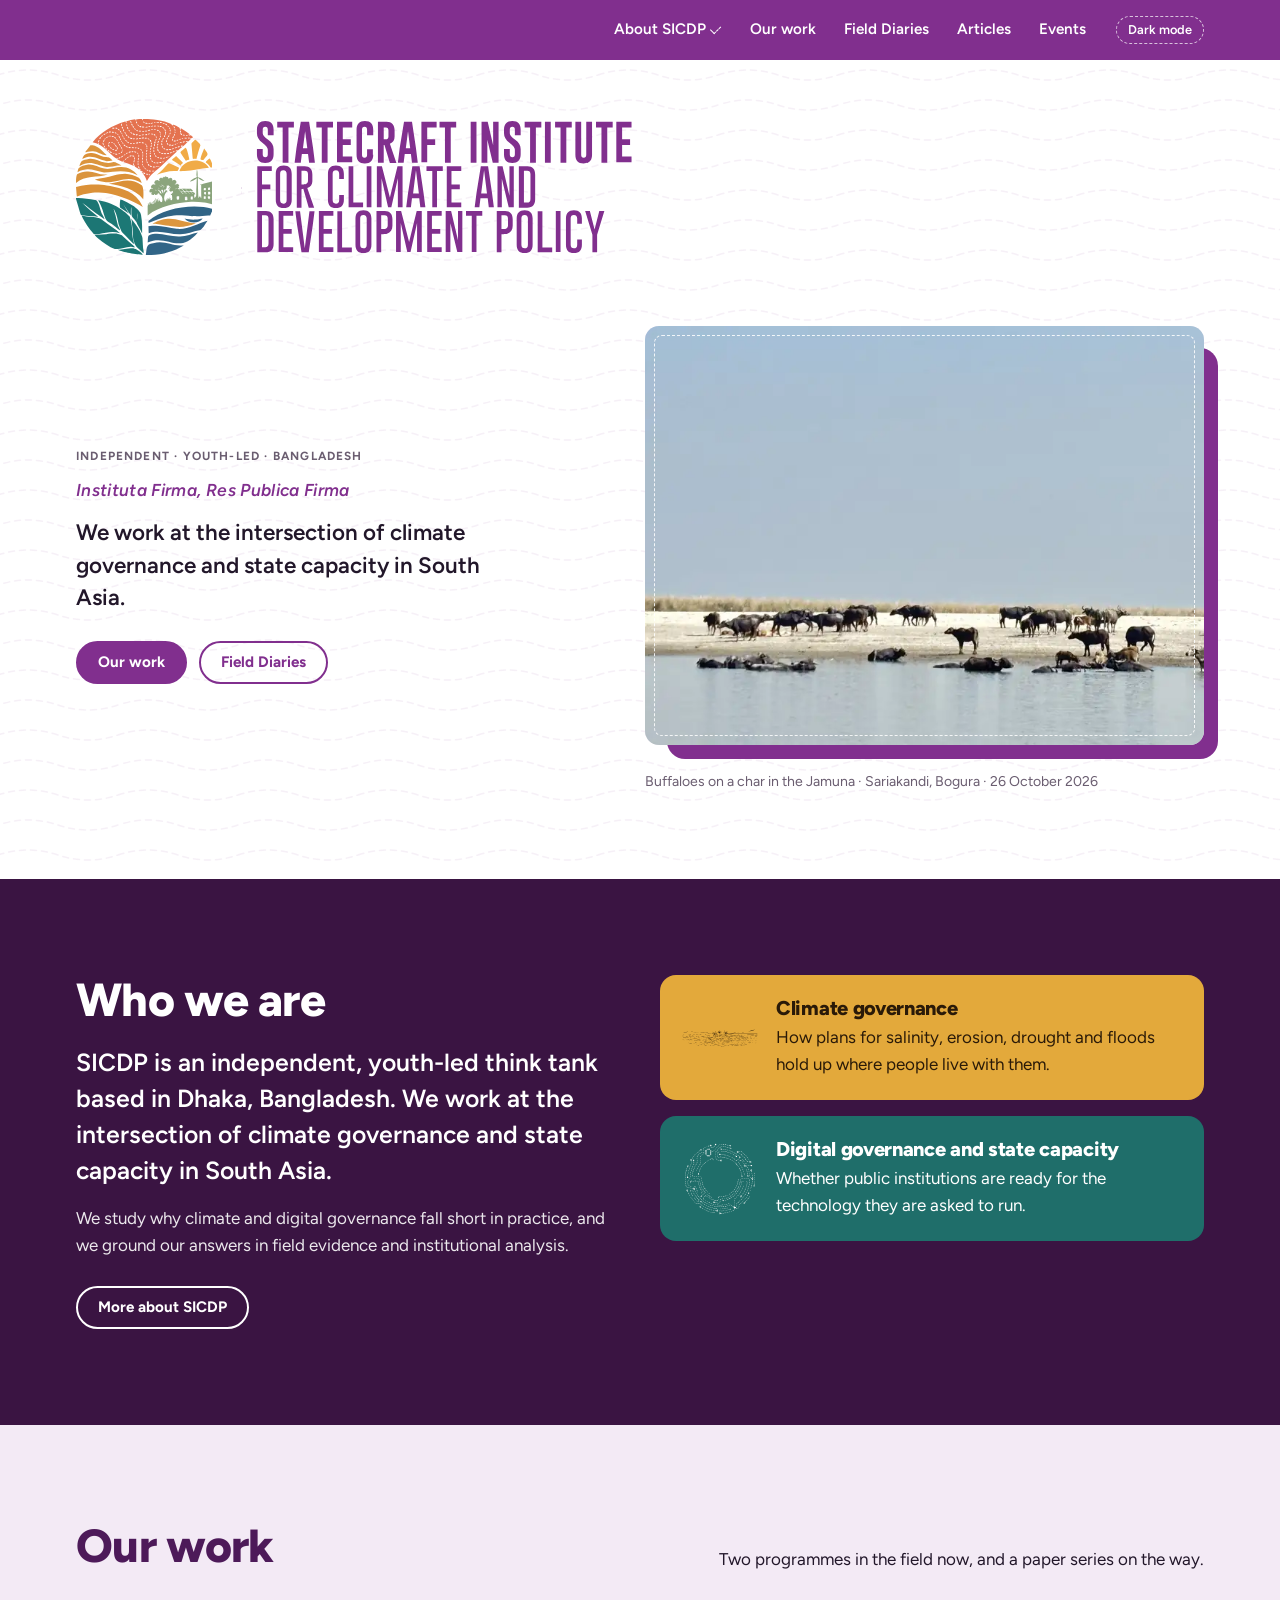
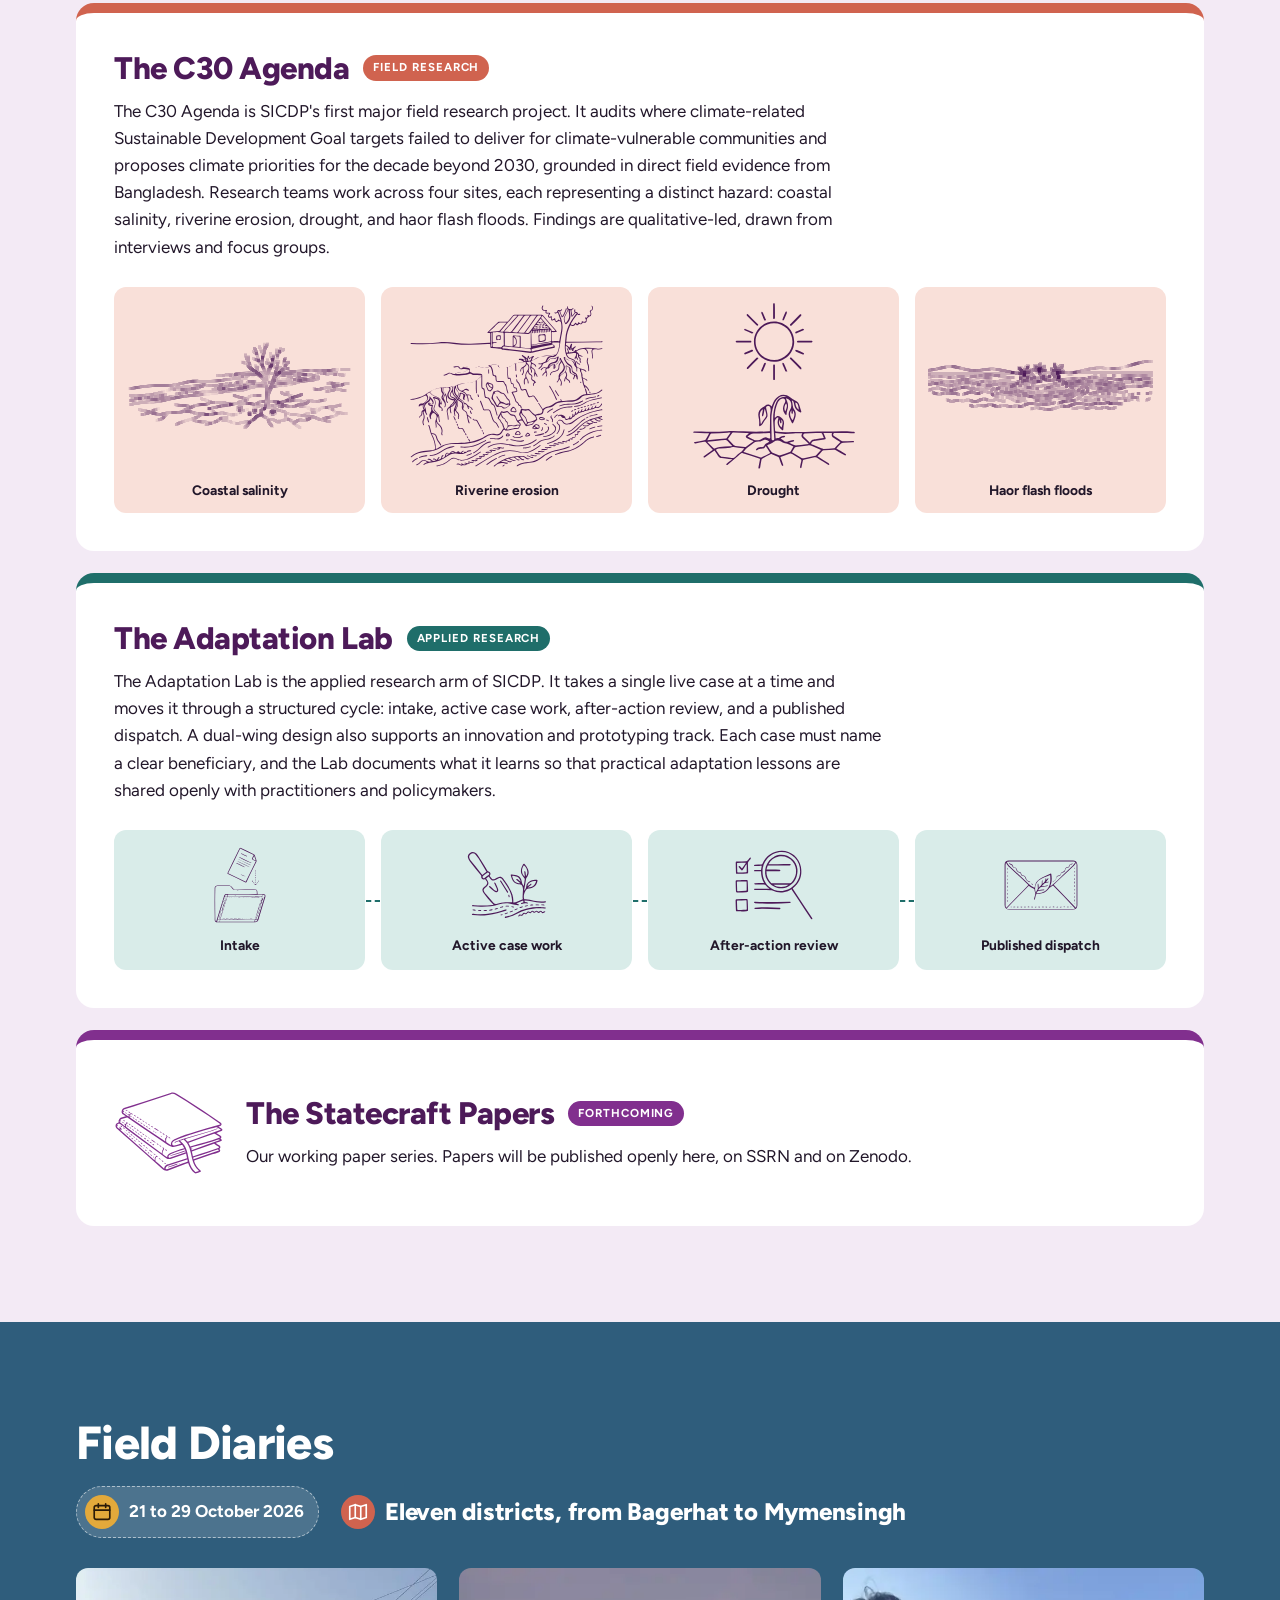
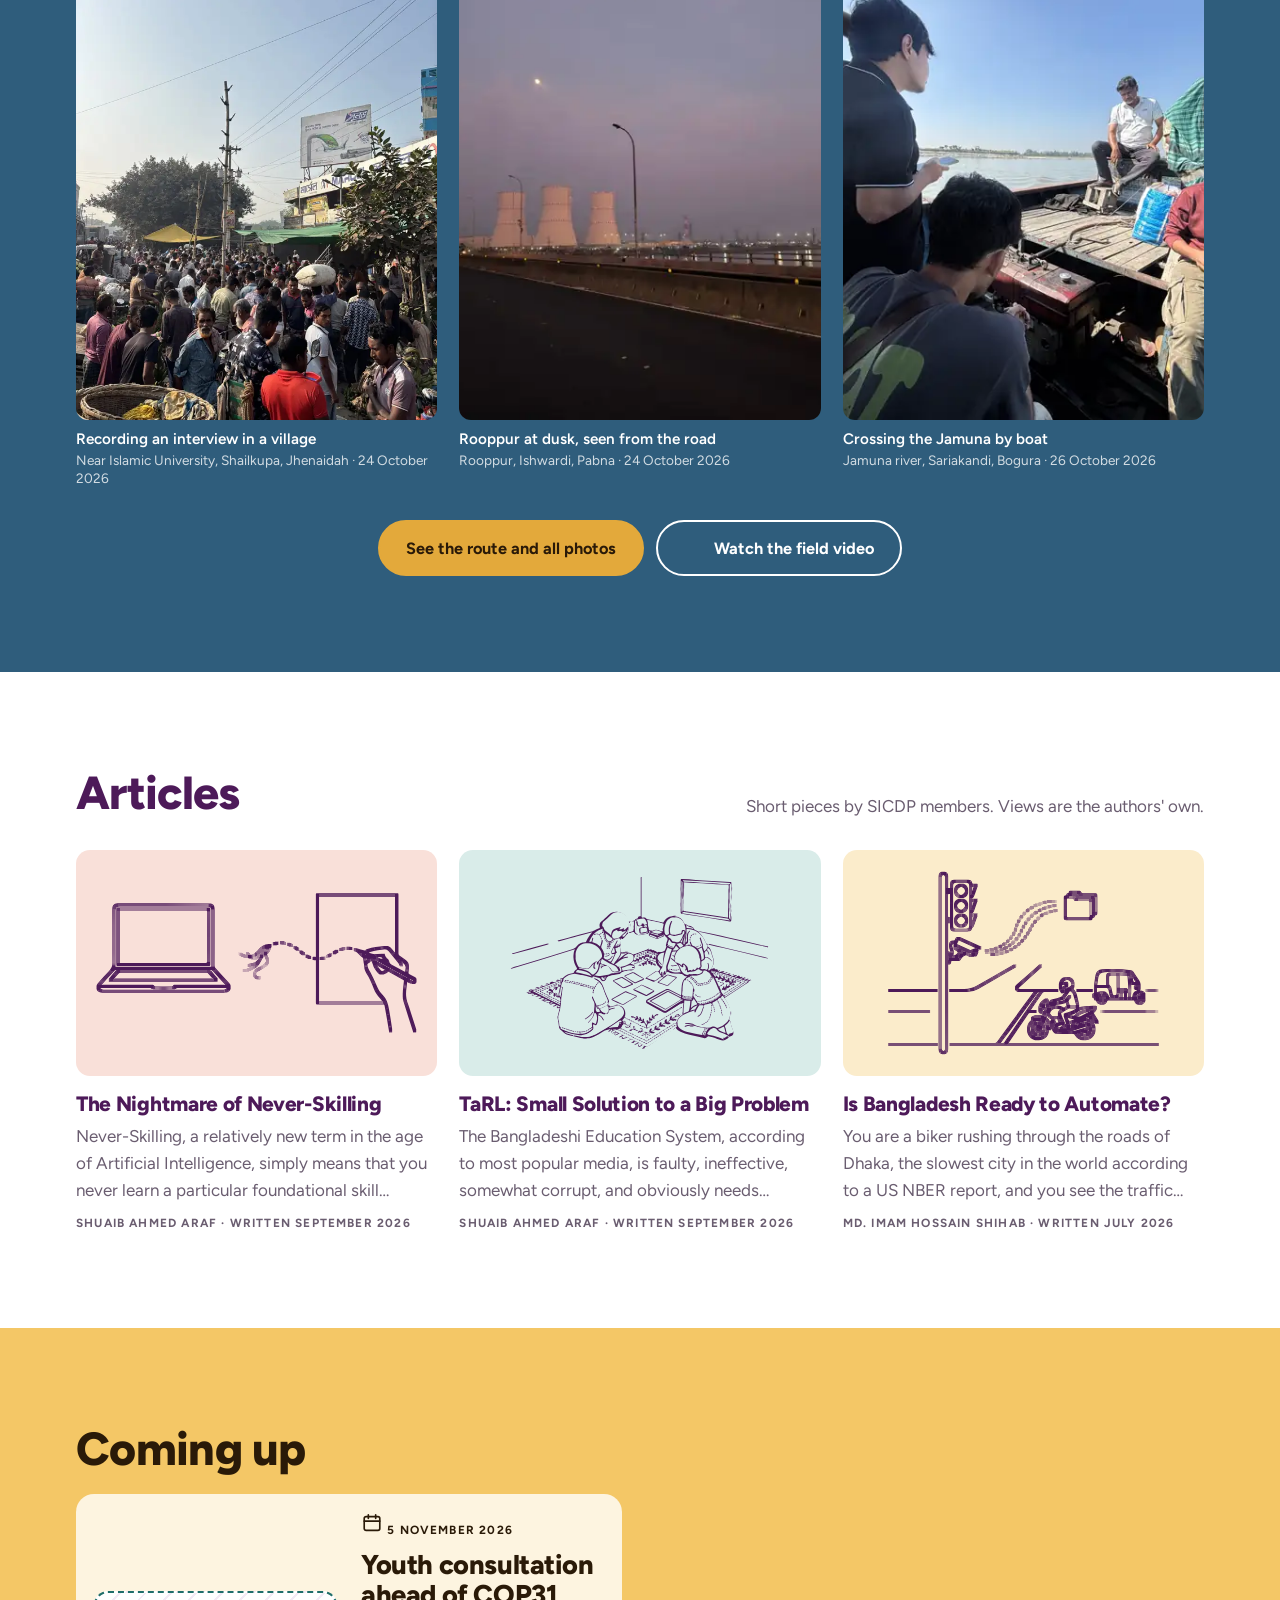
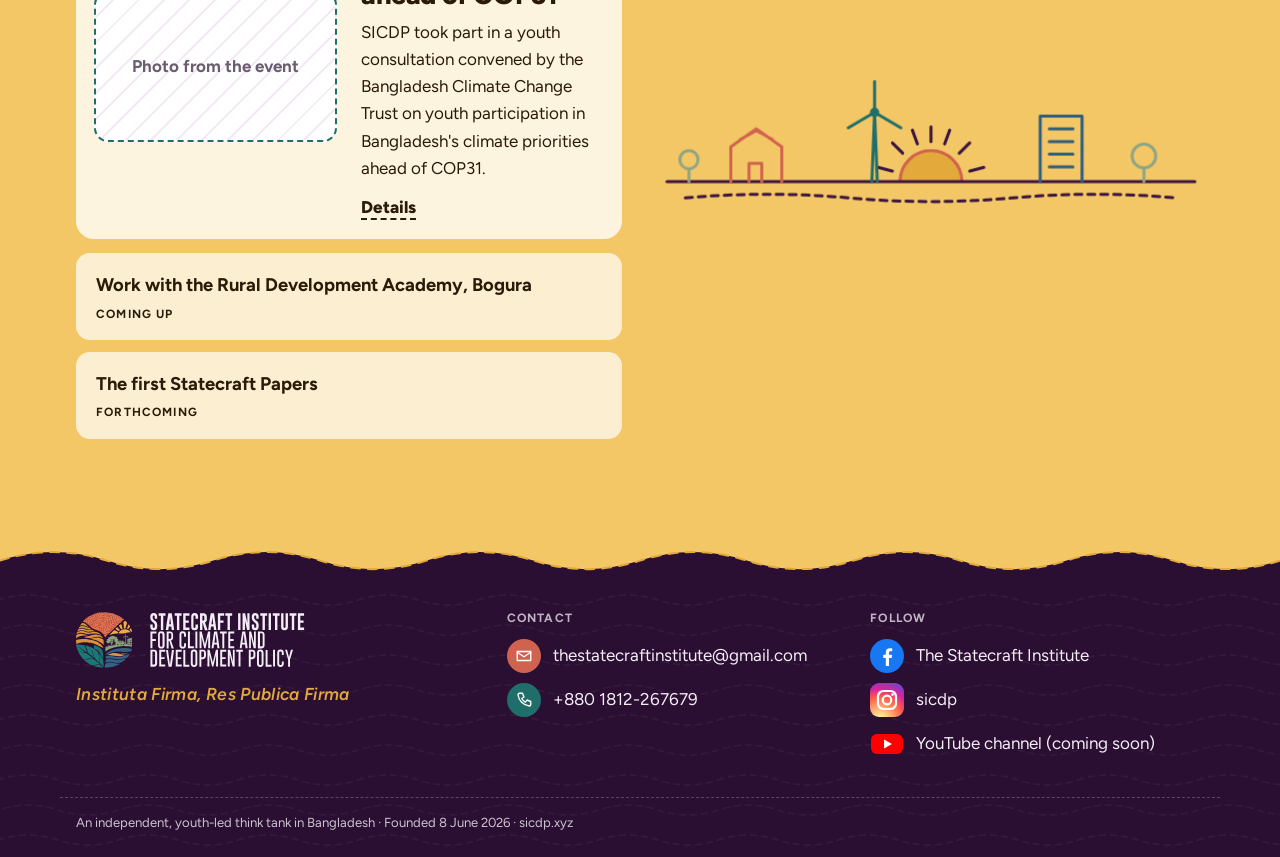
<file: site/index.html>
<!doctype html>
<html lang="en">
<head>
<meta charset="utf-8">
<meta name="viewport" content="width=device-width, initial-scale=1, viewport-fit=cover">
<title>Statecraft Institute</title>
<meta name="description" content="Statecraft Institute for Climate and Development Policy (SICDP): an independent, youth-led think tank in Bangladesh working on climate governance and state capacity in South Asia.">
<meta name="theme-color" content="#812f8e" media="(prefers-color-scheme: light)">
<meta name="theme-color" content="#141215" media="(prefers-color-scheme: dark)">
<link rel="icon" href="assets/logo/emblem-purple.svg" type="image/svg+xml">
<link rel="preconnect" href="https://fonts.googleapis.com"><link rel="preconnect" href="https://fonts.gstatic.com" crossorigin>
<link rel="stylesheet" href="https://fonts.googleapis.com/css2?family=Figtree:ital,wght@0,400;0,600;0,700;0,800;1,600&display=swap">
<link rel="stylesheet" href="assets/site.css">
</head>
<body>
<div class="weave" aria-hidden="true"></div><div class="weave-glow" aria-hidden="true"></div>
<header class="site"><div class="wrap bar">
<a class="mini" href="index.html" aria-label="Statecraft Institute, home"><img class="logo-light" src="assets/logo/lockup-white.svg" alt="Statecraft Institute for Climate and Development Policy" width="300" height="76"><img class="logo-dark" src="assets/logo/lockup-dark.svg" alt="Statecraft Institute for Climate and Development Policy" width="300" height="76"></a>
<button class="menu-btn" type="button" aria-expanded="false" aria-controls="nav">Menu</button>
<nav class="main" id="nav" aria-label="Main"><ul>
<li class="drop"><button class="sub" type="button" aria-expanded="false">About SICDP <span class="caret" aria-hidden="true"></span></button><ul><li><a href="about/who-we-are.html">Who we are</a></li><li><a href="about/board-of-advisers.html">Board of Advisers</a></li><li><a href="about/international-advisers.html">International Advisers</a></li><li><a href="about/allies.html">Allies</a></li><li><a href="about/team.html">Team</a></li></ul></li>
<li><a href="index.html#work">Our work</a></li><li><a href="field-diaries.html">Field Diaries</a></li><li><a href="index.html#articles">Articles</a></li><li><a href="events.html">Events</a></li>
<li class="menu-only"><button class="theme-btn" type="button">Dark mode</button></li>
</ul></nav>
<button class="theme-btn" type="button">Dark mode</button>
</div></header>
<div class="masthead"><div class="wrap"><a class="lockup" href="index.html" aria-label="Statecraft Institute, home"><img class="logo-light" src="assets/logo/lockup-light.svg" alt="Statecraft Institute for Climate and Development Policy" width="600" height="152"><img class="logo-dark" src="assets/logo/lockup-dark.svg" alt="Statecraft Institute for Climate and Development Policy" width="600" height="152"></a></div></div><main>
<section class="wrap" aria-label="Introduction"><div class="hero">
<div><p class="label eyebrow">Independent · Youth-led · Bangladesh</p><p class="motto">Instituta Firma, Res Publica Firma</p><p class="lede">We work at the intersection of climate governance and state capacity in South Asia.</p>
<div class="cta"><a class="btn solid" href="#work">Our work</a><a class="btn" href="field-diaries.html">Field Diaries</a></div></div>
<figure class="slides"><div class="holder"><div class="stage" data-seconds="3"><img class="show" src="assets/photos/hero-jamuna-buffaloes-1280.webp" srcset="assets/photos/hero-jamuna-buffaloes-768.webp 768w, assets/photos/hero-jamuna-buffaloes-1280.webp 1280w, assets/photos/hero-jamuna-buffaloes-1920.webp 1920w" sizes="(max-width: 860px) 100vw, 600px" alt="Buffaloes on a char in the Jamuna" data-caption="Buffaloes on a char in the Jamuna · Sariakandi, Bogura · 26 October 2026" width="1280" height="960" fetchpriority=high><img class="" src="assets/photos/hero-kotchandpur-burning-1280.webp" srcset="assets/photos/hero-kotchandpur-burning-768.webp 768w, assets/photos/hero-kotchandpur-burning-1280.webp 1280w, assets/photos/hero-kotchandpur-burning-1920.webp 1920w" sizes="(max-width: 860px) 100vw, 600px" alt="Waste burning beside homes and farmland" data-caption="Waste burning beside homes and farmland · Kotchandpur, Jhenaidah · 23 October 2026" width="1280" height="960" loading=lazy><img class="" src="assets/photos/hero-bau-paddy-1280.webp" srcset="assets/photos/hero-bau-paddy-768.webp 768w, assets/photos/hero-bau-paddy-1280.webp 1280w, assets/photos/hero-bau-paddy-1920.webp 1920w" sizes="(max-width: 860px) 100vw, 600px" alt="Paddy fields and power lines" data-caption="Paddy fields and power lines · Bangladesh Agricultural University, Mymensingh · October 2026" width="1280" height="960" loading=lazy><img class="" src="assets/photos/hero-sariakandi-boats-1280.webp" srcset="assets/photos/hero-sariakandi-boats-768.webp 768w, assets/photos/hero-sariakandi-boats-1280.webp 1280w, assets/photos/hero-sariakandi-boats-1920.webp 1920w" sizes="(max-width: 860px) 100vw, 600px" alt="Boats moored at the Jamuna ghat" data-caption="Boats moored at the Jamuna ghat · Sariakandi, Bogura · 26 October 2026" width="1280" height="960" loading=lazy><img class="" src="assets/photos/hero-rda-palms-1280.webp" srcset="assets/photos/hero-rda-palms-768.webp 768w, assets/photos/hero-rda-palms-1280.webp 1280w, assets/photos/hero-rda-palms-1920.webp 1920w" sizes="(max-width: 860px) 100vw, 600px" alt="An egret takes off on a road lined with betel-nut palms" data-caption="An egret takes off on a road lined with betel-nut palms · Rural Development Academy, Bogura · October 2026" width="1280" height="960" loading=lazy></div></div>
<figcaption>Buffaloes on a char in the Jamuna · Sariakandi, Bogura · 26 October 2026</figcaption></figure>
</div></section>

<section class="band on-dark" id="about" style="margin-top:clamp(40px,6vw,72px)"><div class="wrap split">
<div><h2>Who we are</h2><p class="intro" style="margin-top:18px">SICDP is an independent, youth-led think tank based in Dhaka, Bangladesh. We work at the intersection of climate governance and state capacity in South Asia.</p>
<p>We study why climate and digital governance fall short in practice, and we ground our answers in field evidence and institutional analysis.</p>
<div class="cta"><a class="btn" href="about/who-we-are.html">More about SICDP</a></div></div>
<div class="focus">
<div class="card saffron"><div class="art" aria-hidden="true" style="-webkit-mask-image:url(assets/art/hazard-haor.svg);mask-image:url(assets/art/hazard-haor.svg);--ar:4.314;"></div><div><h3>Climate governance</h3><p>How plans for salinity, erosion, drought and floods hold up where people live with them.</p></div></div>
<div class="card teal"><div class="art" aria-hidden="true" style="-webkit-mask-image:url(assets/art/stitch-circuit.svg);mask-image:url(assets/art/stitch-circuit.svg);--ar:0.994;"></div><div><h3>Digital governance and state capacity</h3><p>Whether public institutions are ready for the technology they are asked to run.</p></div></div>
</div></div></section>

<section class="band on-lilac" id="work"><div class="wrap">
<div class="head"><h2>Our work</h2><p>Two programmes in the field now, and a paper series on the way.</p></div>
<div class="work">
<article class="programme coral"><header><h3>The C30 Agenda</h3><span class="chip">Field research</span></header>
<p>The C30 Agenda is SICDP's first major field research project. It audits where climate-related Sustainable Development Goal targets failed to deliver for climate-vulnerable communities and proposes climate priorities for the decade beyond 2030, grounded in direct field evidence from Bangladesh. Research teams work across four sites, each representing a distinct hazard: coastal salinity, riverine erosion, drought, and haor flash floods. Findings are qualitative-led, drawn from interviews and focus groups.</p>
<div class="hazards"><figure><div class="art" role="img" aria-label="Coastal salinity" style="-webkit-mask-image:url(assets/art/hazard-salinity.svg);mask-image:url(assets/art/hazard-salinity.svg);--ar:2.452;"></div><figcaption>Coastal salinity</figcaption></figure><figure><div class="art" role="img" aria-label="Riverine erosion" style="-webkit-mask-image:url(assets/art/hazard-erosion.svg);mask-image:url(assets/art/hazard-erosion.svg);--ar:1.183;"></div><figcaption>Riverine erosion</figcaption></figure><figure><div class="art" role="img" aria-label="Drought" style="-webkit-mask-image:url(assets/art/hazard-drought.svg);mask-image:url(assets/art/hazard-drought.svg);--ar:0.978;"></div><figcaption>Drought</figcaption></figure><figure><div class="art" role="img" aria-label="Haor flash floods" style="-webkit-mask-image:url(assets/art/hazard-haor.svg);mask-image:url(assets/art/hazard-haor.svg);--ar:4.314;"></div><figcaption>Haor flash floods</figcaption></figure></div></article>
<article class="programme teal"><header><h3>The Adaptation Lab</h3><span class="chip">Applied research</span></header>
<p>The Adaptation Lab is the applied research arm of SICDP. It takes a single live case at a time and moves it through a structured cycle: intake, active case work, after-action review, and a published dispatch. A dual-wing design also supports an innovation and prototyping track. Each case must name a clear beneficiary, and the Lab documents what it learns so that practical adaptation lessons are shared openly with practitioners and policymakers.</p>
<ol class="steps"><li><div class="art" aria-hidden="true" style="-webkit-mask-image:url(assets/art/lab-intake.svg);mask-image:url(assets/art/lab-intake.svg);--ar:0.708;"></div><span>Intake</span></li><li><div class="art" aria-hidden="true" style="-webkit-mask-image:url(assets/art/lab-casework.svg);mask-image:url(assets/art/lab-casework.svg);--ar:1.176;"></div><span>Active case work</span></li><li><div class="art" aria-hidden="true" style="-webkit-mask-image:url(assets/art/lab-review.svg);mask-image:url(assets/art/lab-review.svg);--ar:1.110;"></div><span>After-action review</span></li><li><div class="art" aria-hidden="true" style="-webkit-mask-image:url(assets/art/lab-dispatch.svg);mask-image:url(assets/art/lab-dispatch.svg);--ar:1.408;"></div><span>Published dispatch</span></li></ol></article>
<article class="programme purple"><div class="papers"><div class="art" aria-hidden="true" style="-webkit-mask-image:url(assets/art/papers.svg);mask-image:url(assets/art/papers.svg);--ar:1.308;"></div><div><header><h3>The Statecraft Papers</h3><span class="chip">Forthcoming</span></header>
<p>Our working paper series. Papers will be published openly here, on SSRN and on Zenodo.</p></div></div></article>
</div></div></section>

<section class="band on-blue" id="field"><div class="wrap">
<div class="head" style="margin-bottom:22px"><h2>Field Diaries</h2></div>
<div class="trip-meta"><span class="datechip"><span class="cal"><svg class="ico" viewBox="0 0 24 24" aria-hidden="true"><rect x="3.5" y="5" width="17" height="15" rx="2"/><path d="M3.5 10h17M8 3v4M16 3v4"/></svg></span>21 to 29 October 2026</span>
<a class="distline" href="field-diaries.html"><span class="pin"><svg class="ico" viewBox="0 0 24 24" aria-hidden="true"><path d="M3 6l6-2 6 2 6-2v14l-6 2-6-2-6 2z"/><path d="M9 4v14M15 6v14"/></svg></span>Eleven districts, from Bagerhat to Mymensingh</a></div>
<div class="photos three"><figure><a href="field-diaries.html"><div class="frame"><img src="assets/photos/iu-village-interview-640.webp" srcset="assets/photos/iu-village-interview-640.webp 640w, assets/photos/iu-village-interview-1280.webp 1280w" sizes="(max-width: 860px) 100vw, 380px" alt="Recording an interview in a village" loading="lazy" decoding="async" width="640" height="480"></div></a><figcaption>Recording an interview in a village<span>Near Islamic University, Shailkupa, Jhenaidah · 24 October 2026</span></figcaption></figure><figure><a href="field-diaries.html"><div class="frame"><img src="assets/photos/rooppur-640.webp" srcset="assets/photos/rooppur-640.webp 640w, assets/photos/rooppur-1280.webp 1280w" sizes="(max-width: 860px) 100vw, 380px" alt="Rooppur at dusk, seen from the road" loading="lazy" decoding="async" width="640" height="480"></div></a><figcaption>Rooppur at dusk, seen from the road<span>Rooppur, Ishwardi, Pabna · 24 October 2026</span></figcaption></figure><figure><a href="field-diaries.html"><div class="frame"><img src="assets/photos/jamuna-crossing-640.webp" srcset="assets/photos/jamuna-crossing-640.webp 640w, assets/photos/jamuna-crossing-1280.webp 1280w" sizes="(max-width: 860px) 100vw, 380px" alt="Crossing the Jamuna by boat" loading="lazy" decoding="async" width="640" height="480"></div></a><figcaption>Crossing the Jamuna by boat<span>Jamuna river, Sariakandi, Bogura · 26 October 2026</span></figcaption></figure></div>
<div class="centre-cta"><a class="btn big fill-sun" href="field-diaries.html">See the route and all photos</a><a class="btn big light" href="field-diaries.html#video"><svg class="ico" viewBox="0 0 24 24" aria-hidden="true"><path d="M8 5v14l11-7z" stroke="none"/></svg> Watch the field video</a></div>
</div></section>

<section class="band" id="articles"><div class="wrap">
<div class="head"><h2>Articles</h2><p class="muted">Short pieces by SICDP members. Views are the authors' own.</p></div>
<div class="articles"><a class="article-card" href="articles/never-skilling.html"><div class="thumb"><div class="art" aria-hidden="true" style="-webkit-mask-image:url(assets/art/thumb-neverskilling.svg);mask-image:url(assets/art/thumb-neverskilling.svg);--ar:2.254;"></div></div><h3>The Nightmare of Never-Skilling</h3><p>Never-Skilling, a relatively new term in the age of Artificial Intelligence, simply means that you never learn a particular foundational skill because AI is there to do it for you.</p><span class="label">Shuaib Ahmed Araf · Written September 2026</span></a><a class="article-card" href="articles/tarl.html"><div class="thumb"><div class="art" aria-hidden="true" style="-webkit-mask-image:url(assets/art/thumb-tarl.svg);mask-image:url(assets/art/thumb-tarl.svg);--ar:1.448;"></div></div><h3>TaRL: Small Solution to a Big Problem</h3><p>The Bangladeshi Education System, according to most popular media, is faulty, ineffective, somewhat corrupt, and obviously needs change.</p><span class="label">Shuaib Ahmed Araf · Written September 2026</span></a><a class="article-card" href="articles/is-bangladesh-ready-to-automate.html"><div class="thumb"><div class="art" aria-hidden="true" style="-webkit-mask-image:url(assets/art/thumb-automate.svg);mask-image:url(assets/art/thumb-automate.svg);--ar:1.467;"></div></div><h3>Is Bangladesh Ready to Automate?</h3><p>You are a biker rushing through the roads of Dhaka, the slowest city in the world according to a US NBER report, and you see the traffic light turn red the moment you are about to cross the road.</p><span class="label">Md. Imam Hossain Shihab · Written July 2026</span></a></div>
</div></section>

<section class="band on-sun" id="coming"><div class="wrap coming">
<div><div class="head" style="margin-bottom:18px"><h2>Coming up</h2></div><a class="feature" href="events.html#2026-11-05-bcct-youth-consultation"><div class="photo-slot">Photo from the event</div><div><span class="label"><svg class="ico" viewBox="0 0 24 24" aria-hidden="true"><rect x="3.5" y="5" width="17" height="15" rx="2"/><path d="M3.5 10h17M8 3v4M16 3v4"/></svg> 5 November 2026</span><h3>Youth consultation ahead of COP31</h3><p>SICDP took part in a youth consultation convened by the Bangladesh Climate Change Trust on youth participation in Bangladesh&#x27;s climate priorities ahead of COP31.</p><span class="more">Details</span></div></a><ul><li><strong>Work with the Rural Development Academy, Bogura</strong><span class="label">Coming up</span></li><li><strong>The first Statecraft Papers</strong><span class="label">Forthcoming</span></li></ul></div>
<svg class="skyline" viewBox="0 0 600 190" role="img" aria-label="A small house with solar panels, a wind turbine and a building under a rising sun">
<defs><clipPath id="horizon"><rect x="0" y="0" width="600" height="150"/></clipPath></defs>
<g clip-path="url(#horizon)"><g class="sun"><circle class="s sunfill" cx="300" cy="150" r="34"/><path class="s ray" style="--i:0" d="M342.5 138.6 L358.0 134.5"/><path class="s ray" style="--i:1" d="M331.1 118.9 L342.4 107.6"/><path class="s ray" style="--i:2" d="M315.0 108.7 L320.5 93.6"/><path class="s ray" style="--i:3" d="M300.0 106.0 L300.0 90.0"/><path class="s ray" style="--i:4" d="M285.0 108.7 L279.5 93.6"/><path class="s ray" style="--i:5" d="M268.9 118.9 L257.6 107.6"/><path class="s ray" style="--i:6" d="M257.5 138.6 L242.0 134.5"/></g></g>
<path class="s" d="M10 150 H590"/><path class="s d" d="M30 168 Q 120 160 210 168 T 390 168 T 570 168"/>
<path class="s house" d="M80 150 V112 L108 92 L136 112 V150 M90 104 L108 94 L126 104 M100 150 V130 H114 V150"/>
<path class="s mill" d="M235 150 L238 74 L241 150"/>
<g class="blades"><path class="s mill" d="M238 74 L238 40 M238 74 L267 91 M238 74 L209 91"/><circle class="s mill" cx="238" cy="74" r="3.5"/></g>
<path class="s tower" d="M420 150 V78 H466 V150 M430 92 H456 M430 106 H456 M430 120 H456 M430 134 H456"/>
<path class="s tree" d="M534 135 V150"/><circle class="s tree" cx="534" cy="122" r="13"/>
<path class="s tree" d="M34 136 V150"/><circle class="s tree" cx="34" cy="126" r="10"/></svg>
</div></section>
</main><footer class="site" style="--pre-footer:var(--band-sun)"><svg class="crest" viewBox="0 0 1440 48" preserveAspectRatio="none" aria-hidden="true"><path class="fill" d="M0 24 Q 60 8 120 24 Q 180 40 240 24 Q 300 8 360 24 Q 420 40 480 24 Q 540 8 600 24 Q 660 40 720 24 Q 780 8 840 24 Q 900 40 960 24 Q 1020 8 1080 24 Q 1140 40 1200 24 Q 1260 8 1320 24 Q 1380 40 1440 24 V48 H0 Z"/><path class="stitch" d="M0 24 Q 60 8 120 24 Q 180 40 240 24 Q 300 8 360 24 Q 420 40 480 24 Q 540 8 600 24 Q 660 40 720 24 Q 780 8 840 24 Q 900 40 960 24 Q 1020 8 1080 24 Q 1140 40 1200 24 Q 1260 8 1320 24 Q 1380 40 1440 24"/></svg><div class="body">
<div class="wrap cols">
<div><img class="lock" src="assets/logo/lockup-dark.svg" alt="Statecraft Institute for Climate and Development Policy" width="230" height="58">
<p class="motto" style="margin-top:14px">Instituta Firma, Res Publica Firma</p></div>
<div><h2>Contact</h2><ul class="contact"><li><span class="ic" style="--c:var(--coral)"><svg class="ico" viewBox="0 0 24 24" role="img" aria-label="Email"><path d="M3 6h18v12H3z"/><path d="M3 7l9 6 9-6"/></svg></span><span class="copy">thestatecraftinstitute@gmail.com</span></li><li><span class="ic" style="--c:var(--teal)"><svg class="ico" viewBox="0 0 24 24" role="img" aria-label="Phone"><path d="M6 3h4l2 5-3 2a11 11 0 0 0 5 5l2-3 5 2v4a2 2 0 0 1-2 2A17 17 0 0 1 4 5a2 2 0 0 1 2-2z"/></svg></span><span class="copy">+880 1812-267679</span></li></ul></div>
<div><h2>Follow</h2><ul class="contact"><li><span class="brand"><svg viewBox="0 0 34 34" role="img" aria-label="Facebook"><circle cx="17" cy="17" r="17" fill="#1877F2"/><path fill="#fff" d="M19 27v-8h2.7l.4-3.2H19v-2c0-.9.3-1.6 1.6-1.6h1.6V9.4c-.3 0-1.3-.1-2.4-.1-2.4 0-4 1.4-4 4.1v2.4h-2.6V19h2.6v8z"/></svg></span><span>The Statecraft Institute</span></li><li><span class="brand"><svg viewBox="0 0 34 34" role="img" aria-label="Instagram"><defs><radialGradient id="ig" cx="30%" cy="107%" r="150%"><stop offset="0" stop-color="#fdf497"/><stop offset=".05" stop-color="#fdf497"/><stop offset=".45" stop-color="#fd5949"/><stop offset=".6" stop-color="#d6249f"/><stop offset=".9" stop-color="#285AEB"/></radialGradient></defs><rect width="34" height="34" rx="9" fill="url(#ig)"/><rect x="8" y="8" width="18" height="18" rx="5.5" fill="none" stroke="#fff" stroke-width="2.2"/><circle cx="17" cy="17" r="4.3" fill="none" stroke="#fff" stroke-width="2.2"/><circle cx="22.4" cy="11.6" r="1.4" fill="#fff"/></svg></span><span>sicdp</span></li><li><span class="brand"><svg viewBox="0 0 34 34" role="img" aria-label="YouTube"><rect x="1" y="7" width="32" height="20" rx="6" fill="#FF0000"/><path fill="#fff" d="M14 12.5v9l8-4.5z"/></svg></span><span>YouTube channel (coming soon)</span></li></ul></div>
</div>
<div class="wrap fine">An independent, youth-led think tank in Bangladesh · Founded 8 June 2026 · sicdp.xyz</div>
</div></footer>
<script src="assets/site.js" defer></script>
</body>
</html>
</file>
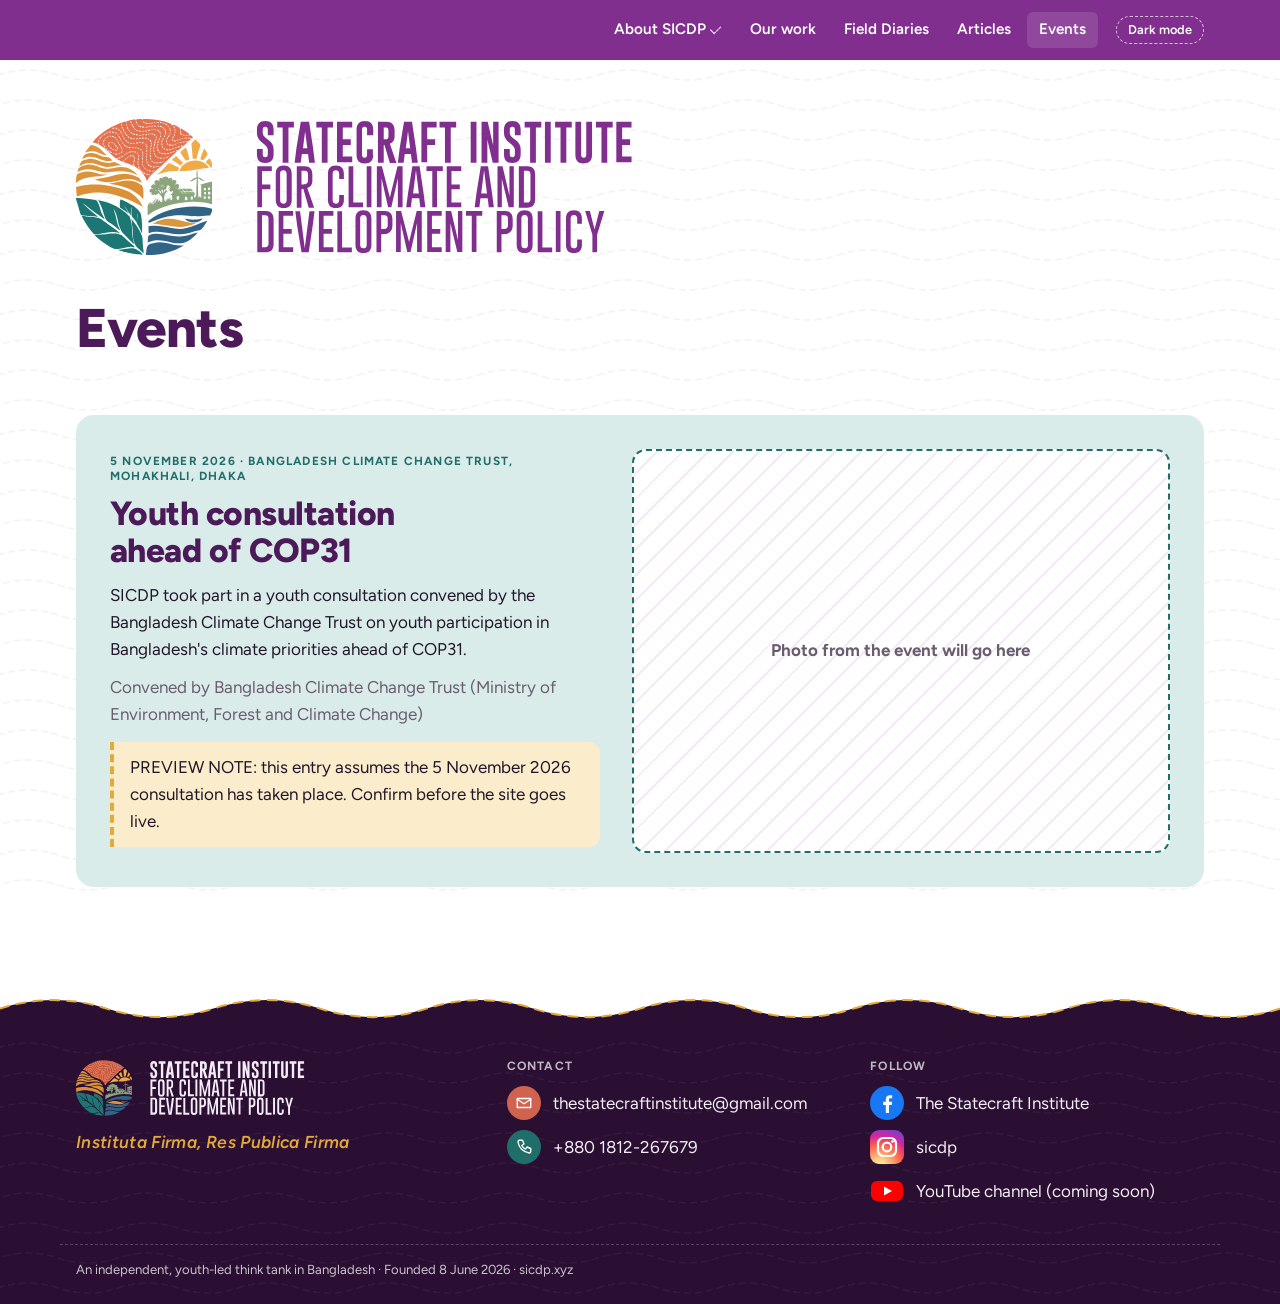
<file: site/events.html>
<!doctype html>
<html lang="en">
<head>
<meta charset="utf-8">
<meta name="viewport" content="width=device-width, initial-scale=1, viewport-fit=cover">
<title>Events · Statecraft Institute</title>
<meta name="description" content="Events SICDP has organised or taken part in.">
<meta name="theme-color" content="#812f8e" media="(prefers-color-scheme: light)">
<meta name="theme-color" content="#141215" media="(prefers-color-scheme: dark)">
<link rel="icon" href="assets/logo/emblem-purple.svg" type="image/svg+xml">
<link rel="preconnect" href="https://fonts.googleapis.com"><link rel="preconnect" href="https://fonts.gstatic.com" crossorigin>
<link rel="stylesheet" href="https://fonts.googleapis.com/css2?family=Figtree:ital,wght@0,400;0,600;0,700;0,800;1,600&display=swap">
<link rel="stylesheet" href="assets/site.css">
</head>
<body>
<div class="weave" aria-hidden="true"></div><div class="weave-glow" aria-hidden="true"></div>
<header class="site"><div class="wrap bar">
<a class="mini" href="index.html" aria-label="Statecraft Institute, home"><img class="logo-light" src="assets/logo/lockup-white.svg" alt="Statecraft Institute for Climate and Development Policy" width="300" height="76"><img class="logo-dark" src="assets/logo/lockup-dark.svg" alt="Statecraft Institute for Climate and Development Policy" width="300" height="76"></a>
<button class="menu-btn" type="button" aria-expanded="false" aria-controls="nav">Menu</button>
<nav class="main" id="nav" aria-label="Main"><ul>
<li class="drop"><button class="sub" type="button" aria-expanded="false">About SICDP <span class="caret" aria-hidden="true"></span></button><ul><li><a href="about/who-we-are.html">Who we are</a></li><li><a href="about/board-of-advisers.html">Board of Advisers</a></li><li><a href="about/international-advisers.html">International Advisers</a></li><li><a href="about/allies.html">Allies</a></li><li><a href="about/team.html">Team</a></li></ul></li>
<li><a href="index.html#work">Our work</a></li><li><a href="field-diaries.html">Field Diaries</a></li><li><a href="index.html#articles">Articles</a></li><li><a href="events.html" aria-current="page">Events</a></li>
<li class="menu-only"><button class="theme-btn" type="button">Dark mode</button></li>
</ul></nav>
<button class="theme-btn" type="button">Dark mode</button>
</div></header>
<div class="masthead"><div class="wrap"><a class="lockup" href="index.html" aria-label="Statecraft Institute, home"><img class="logo-light" src="assets/logo/lockup-light.svg" alt="Statecraft Institute for Climate and Development Policy" width="600" height="152"><img class="logo-dark" src="assets/logo/lockup-dark.svg" alt="Statecraft Institute for Climate and Development Policy" width="600" height="152"></a><h1 class="page-title">Events</h1></div></div><main><section class="band" style="padding-top:28px"><div class="wrap" style="display:grid;gap:22px"><article class="event" id="2026-11-05-bcct-youth-consultation"><div><p class="label when">5 November 2026 · Bangladesh Climate Change Trust, Mohakhali, Dhaka</p>
<h2 style="margin-top:10px;font-size:clamp(1.5rem,3vw,2.1rem);color:var(--ink-deep)">Youth consultation ahead of COP31</h2>
<p style="margin-top:12px">SICDP took part in a youth consultation convened by the Bangladesh Climate Change Trust on youth participation in Bangladesh&#x27;s climate priorities ahead of COP31.</p><p class="muted" style="margin-top:10px">Convened by Bangladesh Climate Change Trust (Ministry of Environment, Forest and Climate Change)</p><p class="placeholder" style="margin-top:14px">PREVIEW NOTE: this entry assumes the 5 November 2026 consultation has taken place. Confirm before the site goes live.</p></div><div class="photo-slot">Photo from the event will go here</div></article></div></section></main><footer class="site"><svg class="crest" viewBox="0 0 1440 48" preserveAspectRatio="none" aria-hidden="true"><path class="fill" d="M0 24 Q 60 8 120 24 Q 180 40 240 24 Q 300 8 360 24 Q 420 40 480 24 Q 540 8 600 24 Q 660 40 720 24 Q 780 8 840 24 Q 900 40 960 24 Q 1020 8 1080 24 Q 1140 40 1200 24 Q 1260 8 1320 24 Q 1380 40 1440 24 V48 H0 Z"/><path class="stitch" d="M0 24 Q 60 8 120 24 Q 180 40 240 24 Q 300 8 360 24 Q 420 40 480 24 Q 540 8 600 24 Q 660 40 720 24 Q 780 8 840 24 Q 900 40 960 24 Q 1020 8 1080 24 Q 1140 40 1200 24 Q 1260 8 1320 24 Q 1380 40 1440 24"/></svg><div class="body">
<div class="wrap cols">
<div><img class="lock" src="assets/logo/lockup-dark.svg" alt="Statecraft Institute for Climate and Development Policy" width="230" height="58">
<p class="motto" style="margin-top:14px">Instituta Firma, Res Publica Firma</p></div>
<div><h2>Contact</h2><ul class="contact"><li><span class="ic" style="--c:var(--coral)"><svg class="ico" viewBox="0 0 24 24" role="img" aria-label="Email"><path d="M3 6h18v12H3z"/><path d="M3 7l9 6 9-6"/></svg></span><span class="copy">thestatecraftinstitute@gmail.com</span></li><li><span class="ic" style="--c:var(--teal)"><svg class="ico" viewBox="0 0 24 24" role="img" aria-label="Phone"><path d="M6 3h4l2 5-3 2a11 11 0 0 0 5 5l2-3 5 2v4a2 2 0 0 1-2 2A17 17 0 0 1 4 5a2 2 0 0 1 2-2z"/></svg></span><span class="copy">+880 1812-267679</span></li></ul></div>
<div><h2>Follow</h2><ul class="contact"><li><span class="brand"><svg viewBox="0 0 34 34" role="img" aria-label="Facebook"><circle cx="17" cy="17" r="17" fill="#1877F2"/><path fill="#fff" d="M19 27v-8h2.7l.4-3.2H19v-2c0-.9.3-1.6 1.6-1.6h1.6V9.4c-.3 0-1.3-.1-2.4-.1-2.4 0-4 1.4-4 4.1v2.4h-2.6V19h2.6v8z"/></svg></span><span>The Statecraft Institute</span></li><li><span class="brand"><svg viewBox="0 0 34 34" role="img" aria-label="Instagram"><defs><radialGradient id="ig" cx="30%" cy="107%" r="150%"><stop offset="0" stop-color="#fdf497"/><stop offset=".05" stop-color="#fdf497"/><stop offset=".45" stop-color="#fd5949"/><stop offset=".6" stop-color="#d6249f"/><stop offset=".9" stop-color="#285AEB"/></radialGradient></defs><rect width="34" height="34" rx="9" fill="url(#ig)"/><rect x="8" y="8" width="18" height="18" rx="5.5" fill="none" stroke="#fff" stroke-width="2.2"/><circle cx="17" cy="17" r="4.3" fill="none" stroke="#fff" stroke-width="2.2"/><circle cx="22.4" cy="11.6" r="1.4" fill="#fff"/></svg></span><span>sicdp</span></li><li><span class="brand"><svg viewBox="0 0 34 34" role="img" aria-label="YouTube"><rect x="1" y="7" width="32" height="20" rx="6" fill="#FF0000"/><path fill="#fff" d="M14 12.5v9l8-4.5z"/></svg></span><span>YouTube channel (coming soon)</span></li></ul></div>
</div>
<div class="wrap fine">An independent, youth-led think tank in Bangladesh · Founded 8 June 2026 · sicdp.xyz</div>
</div></footer>
<script src="assets/site.js" defer></script>
</body>
</html>
</file>
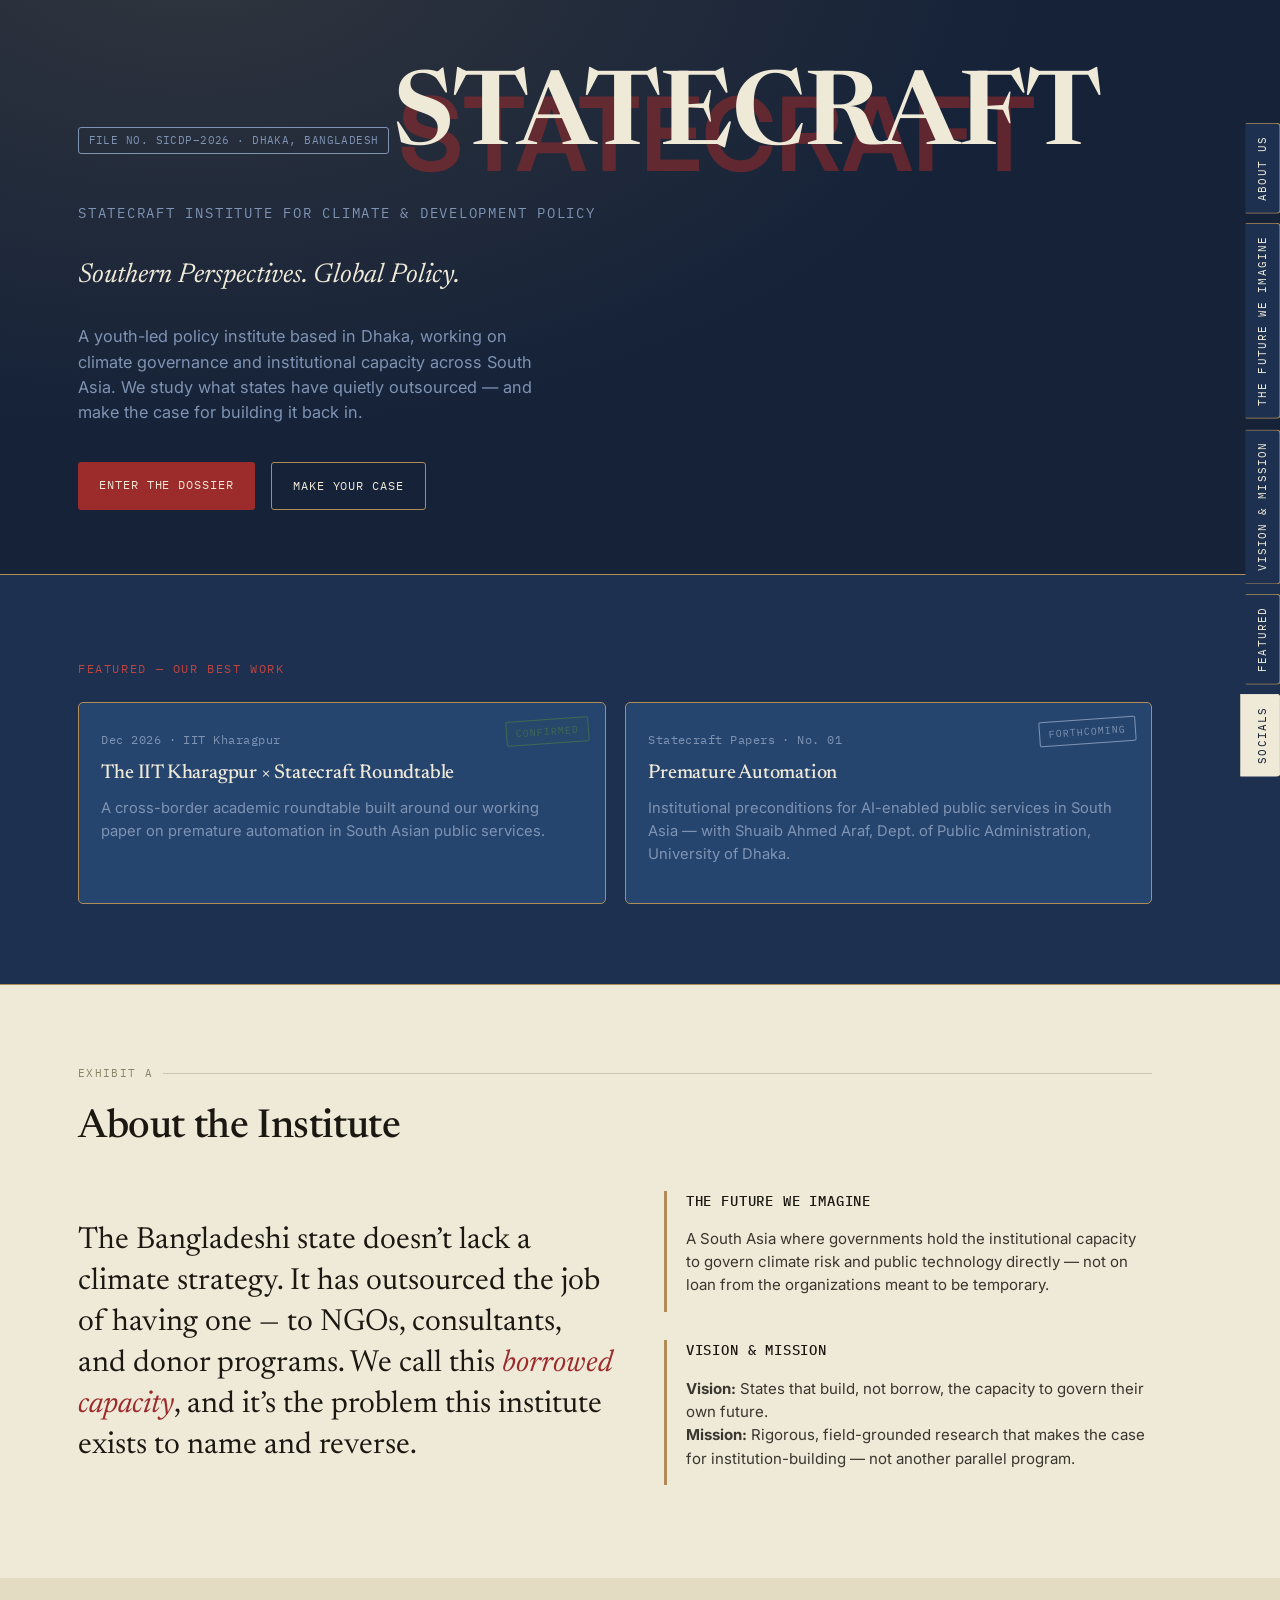
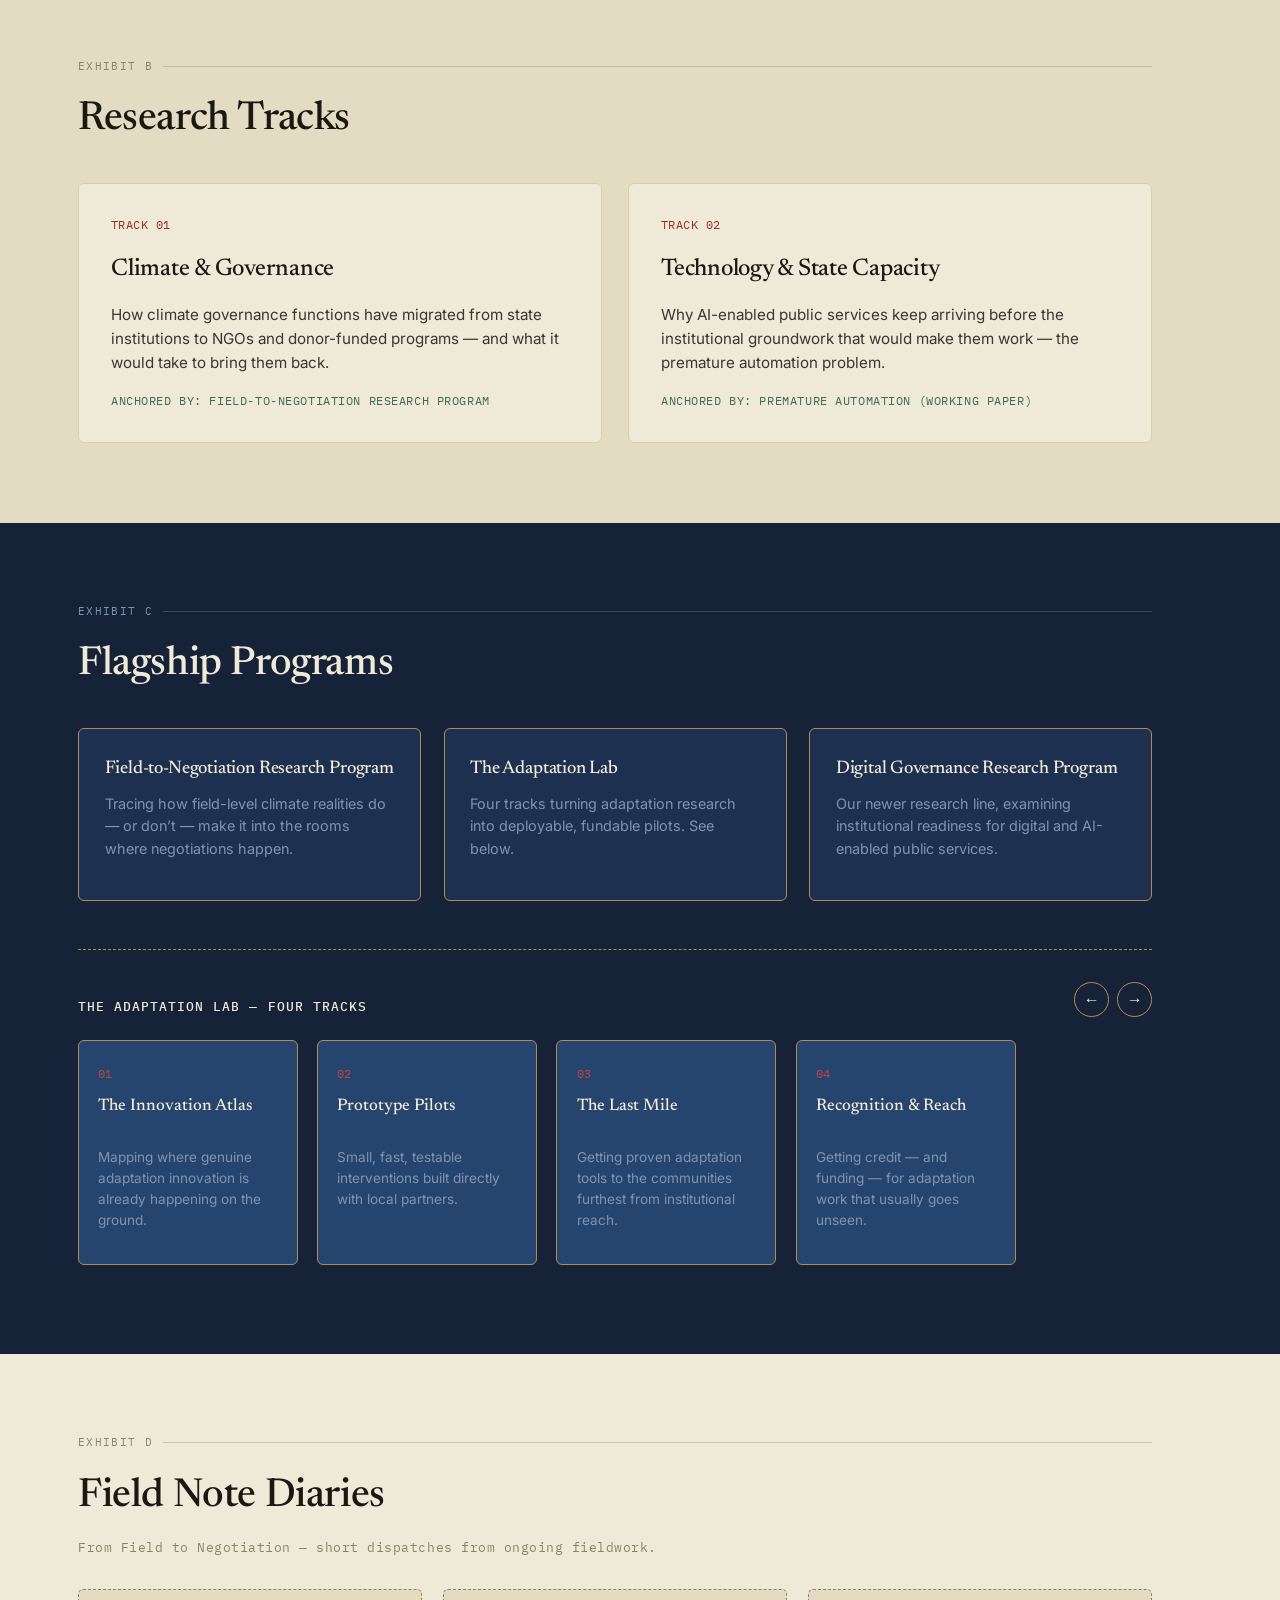
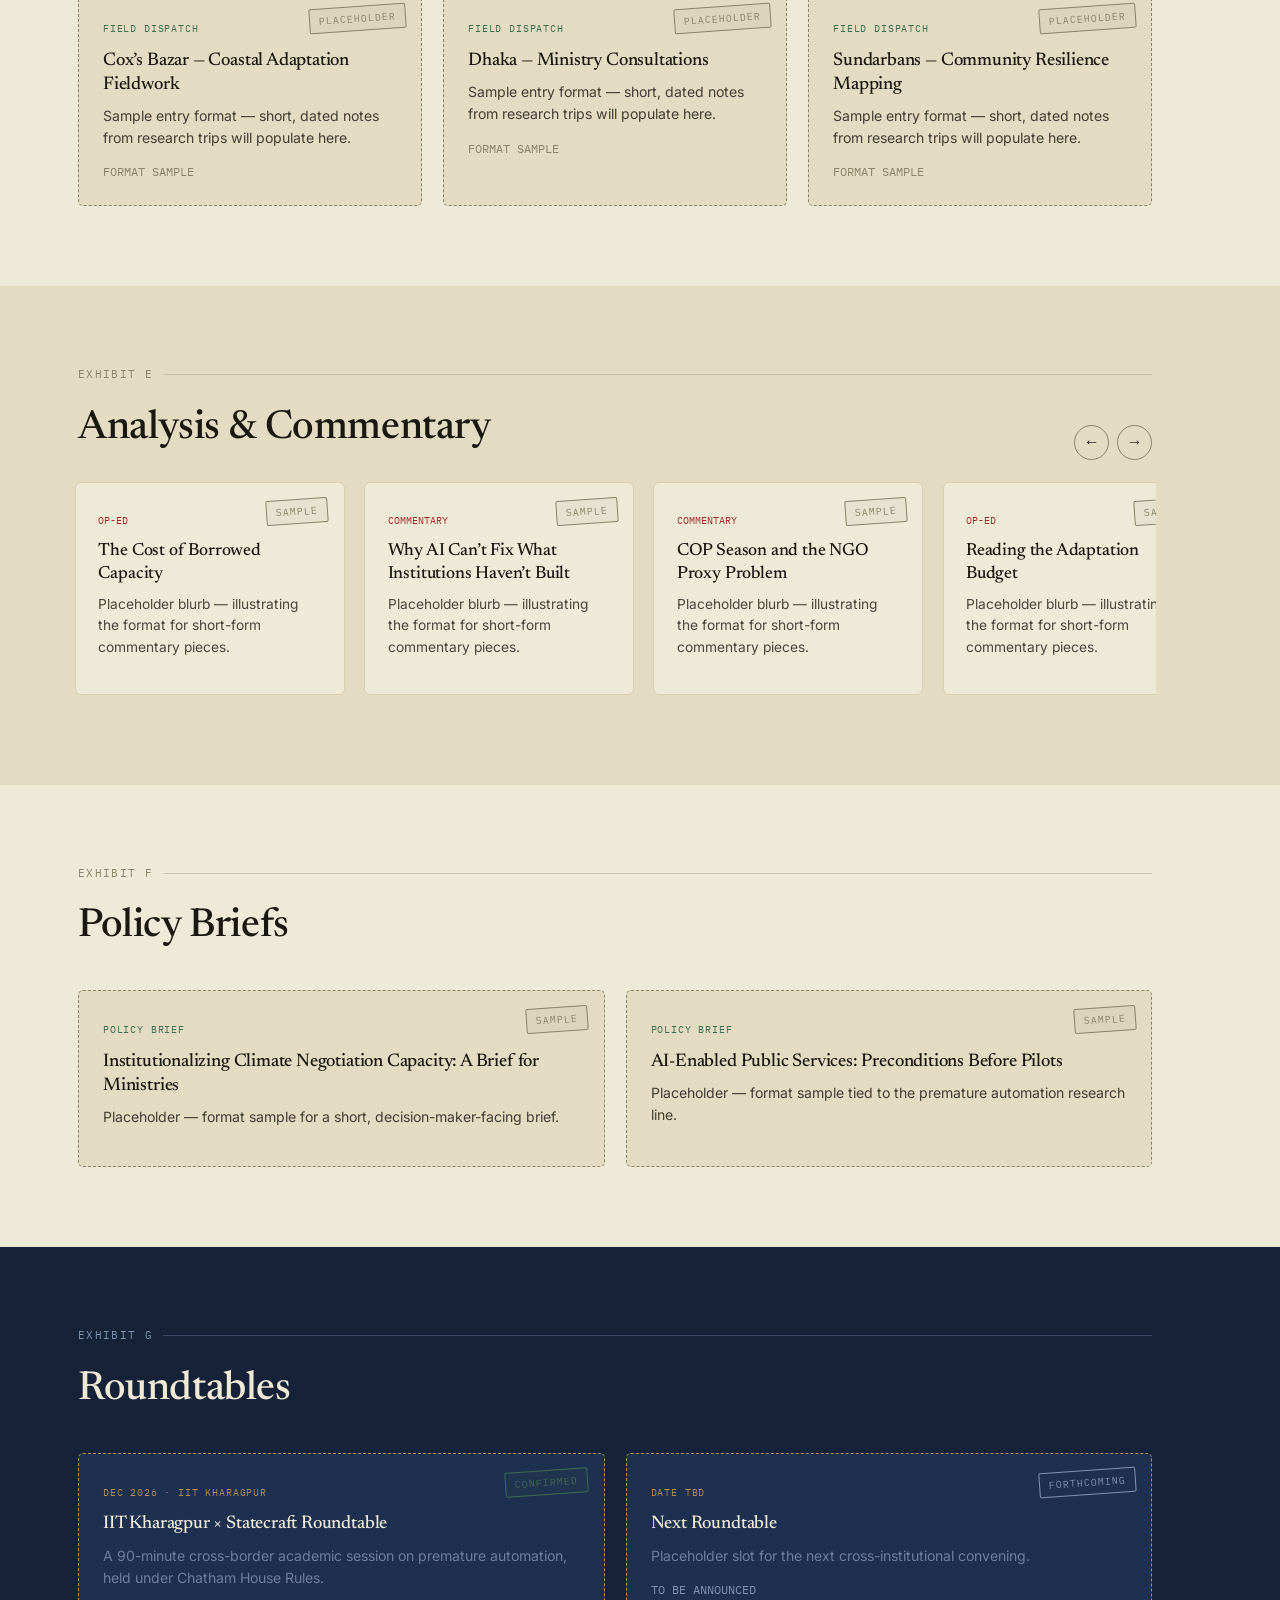
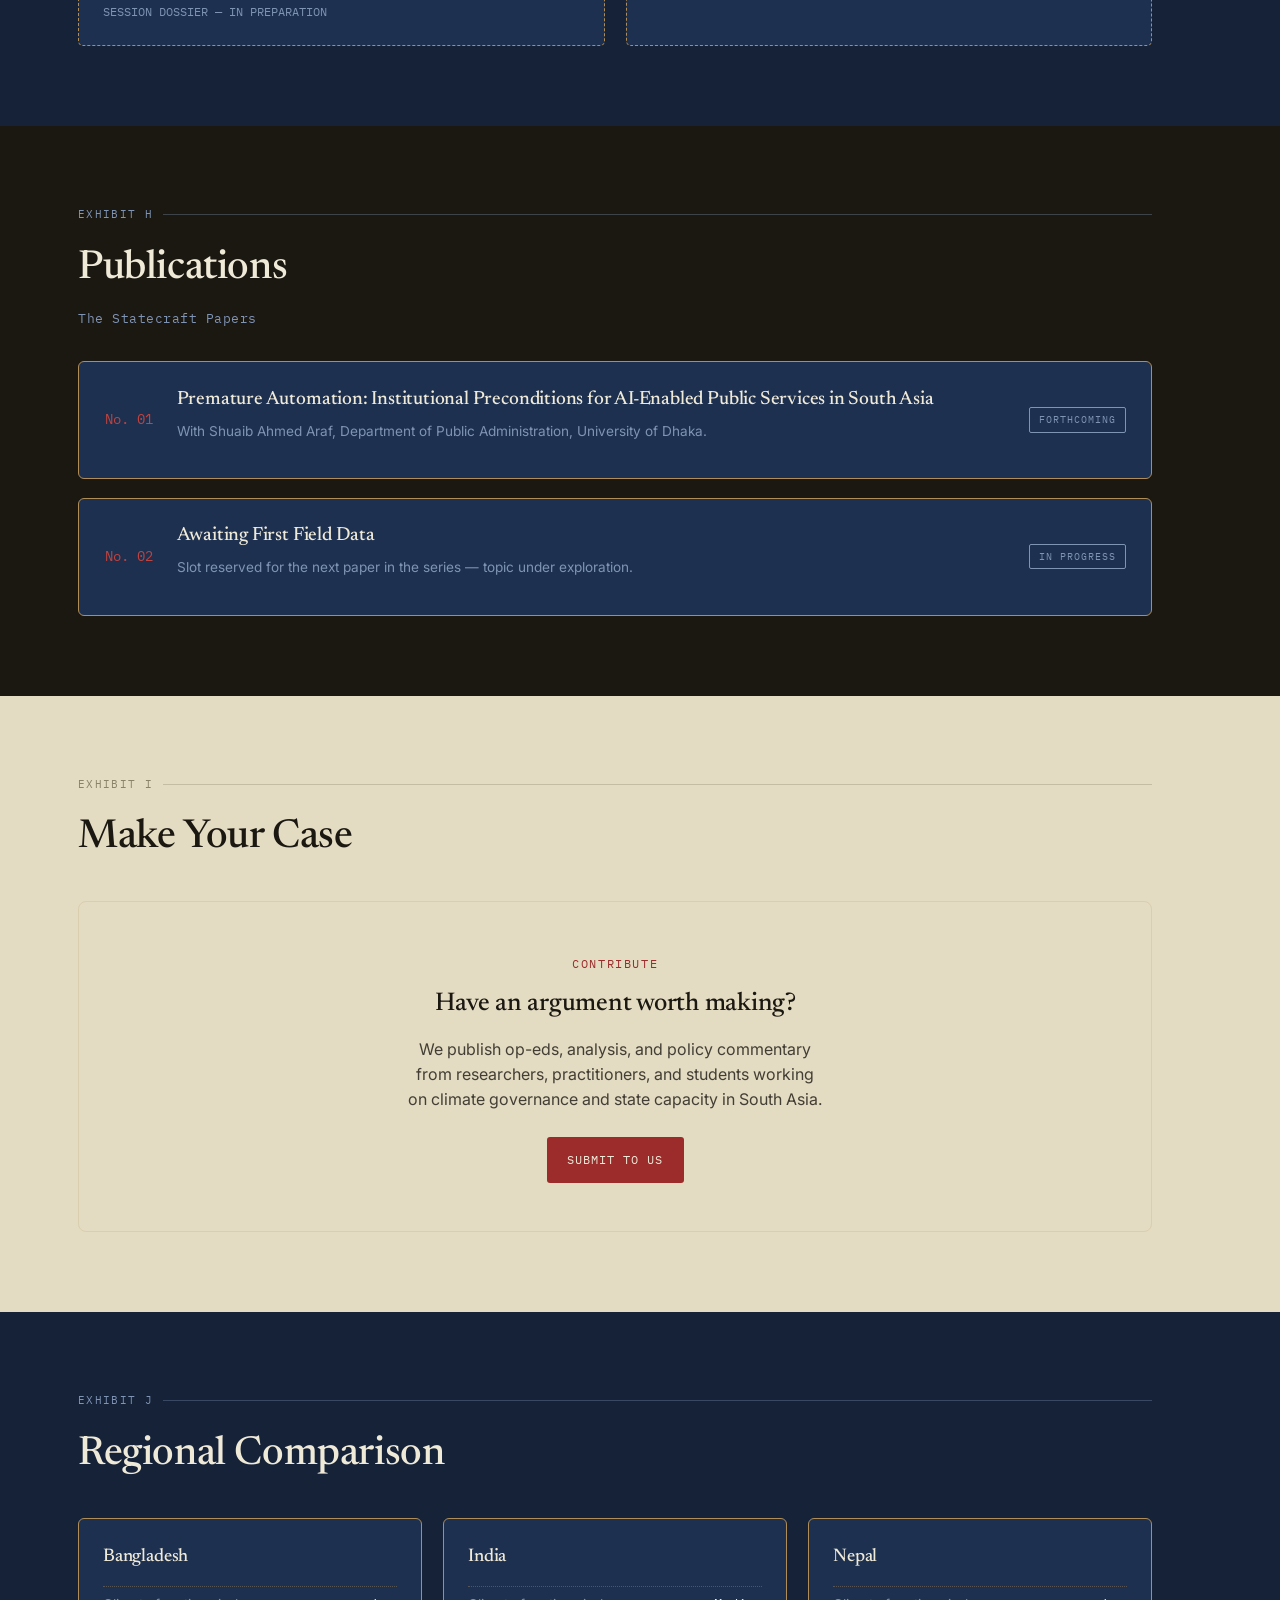
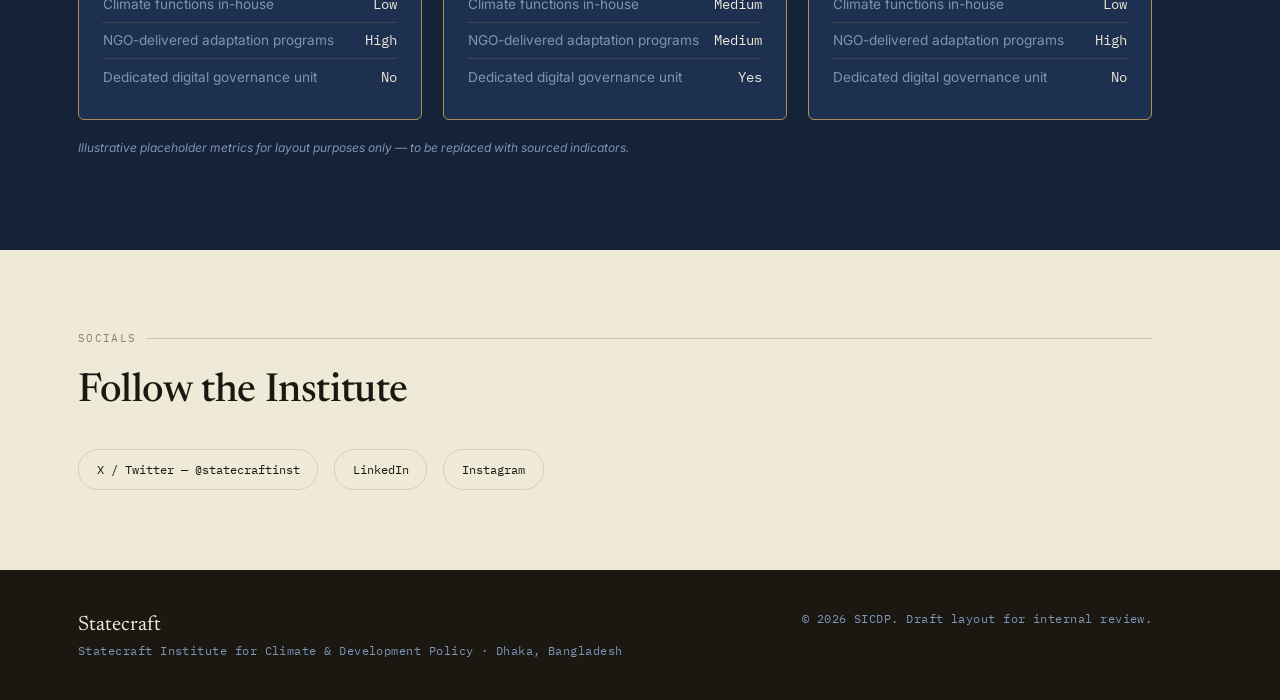
<file: docs/internal/statecraft-homepage.html>
<!DOCTYPE html>
<html lang="en">
<head>
<meta charset="UTF-8">
<meta name="viewport" content="width=device-width, initial-scale=1.0">
<title>The Statecraft Institute — SICDP</title>
<link rel="preconnect" href="https://fonts.googleapis.com">
<link rel="preconnect" href="https://fonts.gstatic.com" crossorigin>
<link href="https://fonts.googleapis.com/css2?family=Newsreader:ital,opsz,wght@0,6..72,400;0,6..72,500;0,6..72,600;1,6..72,400;1,6..72,500&family=Inter:wght@400;500;600&family=IBM+Plex+Mono:wght@400;500;600&display=swap" rel="stylesheet">
<style>
  :root{
    --ink:#1B1812;
    --navy:#152238;
    --navy-2:#1D3050;
    --navy-3:#26456e;
    --paper:#EFE9D8;
    --paper-2:#E3DBC2;
    --paper-3:#d9cfae;
    --seal:#9C2B2B;
    --seal-2:#c0433f;
    --capacity:#3E6B52;
    --brass:#B08D57;
    --muted:#8A8368;
    --muted-navy:#7f93b3;
    --cream-text:#EFE9D8;
    --max:1180px;
    --tab-w: 3.1rem;
  }

  *{box-sizing:border-box;}
  html{scroll-behavior:smooth;}
  @media (prefers-reduced-motion: reduce){
    html{scroll-behavior:auto;}
    *{animation-duration:0.001ms !important; transition-duration:0.001ms !important;}
  }

  body{
    margin:0;
    background:var(--paper);
    color:var(--ink);
    font-family:'Inter',sans-serif;
    font-size:16px;
    line-height:1.55;
    -webkit-font-smoothing:antialiased;
  }

  h1,h2,h3,h4{
    font-family:'Newsreader',serif;
    font-weight:500;
    margin:0;
    letter-spacing:-0.01em;
  }

  .mono{
    font-family:'IBM Plex Mono',monospace;
    letter-spacing:0.04em;
  }

  a{color:inherit;}

  ::selection{background:var(--seal); color:var(--paper);}

  :focus-visible{
    outline:2px solid var(--seal);
    outline-offset:3px;
  }

  img{max-width:100%; display:block;}

  .wrap{
    max-width:var(--max);
    margin:0 auto;
    padding:0 1.75rem;
  }
  @media (min-width:900px){
    .wrap{ padding-right: calc(1.75rem + var(--tab-w)); }
  }

  .eyebrow{
    font-family:'IBM Plex Mono',monospace;
    font-size:0.72rem;
    text-transform:uppercase;
    letter-spacing:0.14em;
    color:var(--seal);
  }
  .section-dark .eyebrow{ color: var(--seal-2); }

  .exhibit-label{
    font-family:'IBM Plex Mono',monospace;
    font-size:0.7rem;
    text-transform:uppercase;
    letter-spacing:0.12em;
    color:var(--muted);
    display:flex;
    align-items:center;
    gap:0.6rem;
    margin-bottom:0.9rem;
  }
  .exhibit-label::after{
    content:"";
    flex:1;
    height:1px;
    background:currentColor;
    opacity:0.35;
  }
  .section-dark .exhibit-label{ color: var(--muted-navy); }

  /* ---------- TAB RAIL ---------- */
  .tab-rail{
    position:fixed;
    top:0; right:0;
    height:100vh;
    width:var(--tab-w);
    z-index:50;
    display:none;
    flex-direction:column;
    align-items:flex-end;
    justify-content:center;
    gap:0.6rem;
  }
  @media (min-width:900px){ .tab-rail{ display:flex; } }

  .tab{
    font-family:'IBM Plex Mono',monospace;
    font-size:0.68rem;
    letter-spacing:0.1em;
    text-transform:uppercase;
    text-decoration:none;
    color:var(--paper);
    background:var(--navy-2);
    border:1px solid var(--brass);
    border-right:none;
    padding:0.75rem 0.55rem;
    writing-mode:vertical-rl;
    transform:rotate(180deg);
    border-radius:4px 0 0 4px;
    transition:transform 0.18s ease, background 0.18s ease, padding-right 0.18s ease;
    white-space:nowrap;
  }
  .tab:hover, .tab:focus-visible{
    background:var(--seal);
    transform:rotate(180deg) translateY(-2px);
  }
  .tab.active{
    background:var(--paper);
    color:var(--navy);
    border-color:var(--paper);
    padding-right:0.85rem;
  }

  /* mobile pill nav */
  .mobile-nav{
    position:sticky; top:0; z-index:50;
    display:flex; gap:0.5rem;
    overflow-x:auto;
    padding:0.7rem 1rem;
    background:var(--navy);
    border-bottom:1px solid var(--brass);
  }
  @media (min-width:900px){ .mobile-nav{ display:none; } }
  .mobile-nav a{
    font-family:'IBM Plex Mono',monospace;
    font-size:0.68rem;
    text-transform:uppercase;
    letter-spacing:0.08em;
    color:var(--paper);
    text-decoration:none;
    background:var(--navy-2);
    border:1px solid var(--brass);
    padding:0.45rem 0.7rem;
    border-radius:3px;
    white-space:nowrap;
    flex-shrink:0;
  }

  /* ---------- SECTIONS ---------- */
  section{
    padding:5rem 0;
    position:relative;
  }
  .section-dark{ background:var(--navy); color:var(--paper); }
  .section-light{ background:var(--paper); color:var(--ink); }
  .section-light-2{ background:var(--paper-2); color:var(--ink); }

  /* ---------- HERO ---------- */
  .hero{
    background:
      radial-gradient(ellipse at 15% -10%, rgba(176,141,87,0.18), transparent 55%),
      var(--navy);
    color:var(--paper);
    padding:4.5rem 0 4rem;
    border-bottom:1px solid var(--brass);
  }
  .file-tag{
    display:inline-block;
    font-size:0.68rem;
    color:var(--muted-navy);
    border:1px solid var(--muted-navy);
    padding:0.25rem 0.6rem;
    border-radius:3px;
    margin-bottom:2rem;
  }
  .wordmark-wrap{ position:relative; display:inline-block; }
  .wordmark{
    font-size:clamp(3rem, 9vw, 6.4rem);
    font-weight:600;
    line-height:0.95;
    color:var(--paper);
    position:relative;
    z-index:2;
  }
  .wordmark-copy{
    position:absolute;
    top:0.14em; left:0.05em;
    font-size:clamp(3rem, 9vw, 6.4rem);
    font-weight:600;
    line-height:0.95;
    color:var(--seal);
    opacity:0.55;
    z-index:1;
    user-select:none;
  }
  .full-name{
    margin-top:1.1rem;
    font-size:0.85rem;
    color:var(--muted-navy);
    text-transform:uppercase;
    letter-spacing:0.13em;
  }
  .tagline{
    font-family:'Newsreader',serif;
    font-style:italic;
    font-size:clamp(1.3rem,2.4vw,1.7rem);
    color:var(--paper);
    margin-top:1.9rem;
    max-width:32ch;
  }
  .hero-copy{
    margin-top:1.3rem;
    max-width:46ch;
    color:var(--muted-navy);
    font-size:1.02rem;
  }
  .hero-ctas{
    margin-top:2.3rem;
    display:flex;
    gap:1rem;
    flex-wrap:wrap;
  }
  .btn{
    font-family:'IBM Plex Mono',monospace;
    font-size:0.75rem;
    text-transform:uppercase;
    letter-spacing:0.08em;
    text-decoration:none;
    padding:0.85rem 1.3rem;
    border-radius:3px;
    display:inline-block;
    transition:transform 0.15s ease, background 0.15s ease;
  }
  .btn-primary{ background:var(--seal); color:var(--paper); }
  .btn-primary:hover{ background:var(--seal-2); transform:translateY(-2px); }
  .btn-ghost{ border:1px solid var(--brass); color:var(--paper); }
  .btn-ghost:hover{ background:var(--navy-2); transform:translateY(-2px); }

  /* ---------- FEATURED STRIP ---------- */
  .featured{
    background:var(--navy-2);
    border-bottom:1px solid var(--brass);
  }
  .featured-grid{
    display:grid;
    grid-template-columns:repeat(auto-fit,minmax(260px,1fr));
    gap:1.2rem;
    margin-top:1.4rem;
  }
  .feat-card{
    background:var(--navy-3);
    border:1px solid var(--brass);
    border-radius:5px;
    padding:1.4rem;
    position:relative;
  }
  .feat-card h3{ color:var(--paper); font-size:1.25rem; margin-top:0.5rem;}
  .feat-card p{ color:var(--muted-navy); font-size:0.92rem; margin-top:0.5rem;}

  /* ---------- STAMP ---------- */
  .stamp{
    font-family:'IBM Plex Mono',monospace;
    font-size:0.62rem;
    text-transform:uppercase;
    letter-spacing:0.1em;
    border:1.5px solid var(--seal);
    color:var(--seal);
    padding:0.25rem 0.55rem;
    border-radius:2px;
    transform:rotate(-4deg);
    display:inline-block;
    position:absolute;
    top:1rem; right:1rem;
    background:rgba(156,43,43,0.06);
  }
  .stamp.confirmed{ border-color:var(--capacity); color:var(--capacity); background:rgba(62,107,82,0.08);}
  .stamp.placeholder{ border-color:var(--muted); color:var(--muted); background:rgba(138,131,104,0.08);}
  .section-dark .stamp.placeholder{ border-color:var(--muted-navy); color:var(--muted-navy); background:transparent;}

  /* ---------- ABOUT ---------- */
  .about-grid{
    display:grid;
    grid-template-columns:1.1fr 1fr;
    gap:3rem;
    margin-top:2rem;
  }
  @media (max-width:800px){ .about-grid{ grid-template-columns:1fr; } }
  .about-lede{
    font-family:'Newsreader',serif;
    font-size:clamp(1.4rem,2.6vw,1.9rem);
    line-height:1.35;
  }
  .about-lede em{ color:var(--seal); font-style:italic; }
  .about-side{ display:flex; flex-direction:column; gap:1.8rem; }
  .about-block{
    border-left:3px solid var(--brass);
    padding-left:1.2rem;
  }
  .about-block h4{ font-size:1.05rem; margin-bottom:0.4rem; }
  .about-block p{ font-size:0.94rem; color:var(--ink); opacity:0.85; }

  /* ---------- TRACKS ---------- */
  .tracks-grid{
    display:grid;
    grid-template-columns:1fr 1fr;
    gap:1.6rem;
    margin-top:2rem;
  }
  @media (max-width:750px){ .tracks-grid{ grid-template-columns:1fr; } }
  .track-card{
    background:var(--paper);
    border:1px solid var(--paper-3);
    border-radius:6px;
    padding:2rem;
    position:relative;
  }
  .track-num{
    font-family:'IBM Plex Mono',monospace;
    font-size:0.75rem;
    color:var(--seal);
    margin-bottom:1rem;
    display:block;
  }
  .track-card h3{ font-size:1.5rem; margin-bottom:0.7rem; }
  .track-card p{ font-size:0.95rem; opacity:0.85; }
  .track-anchor{
    margin-top:1.1rem;
    font-family:'IBM Plex Mono',monospace;
    font-size:0.72rem;
    color:var(--capacity);
    text-transform:uppercase;
    letter-spacing:0.05em;
  }

  /* ---------- PROGRAMS ---------- */
  .programs-grid{
    display:grid;
    grid-template-columns:repeat(3,1fr);
    gap:1.4rem;
    margin-top:2rem;
  }
  @media (max-width:900px){ .programs-grid{ grid-template-columns:1fr; } }
  .program-card{
    background:var(--navy-2);
    border:1px solid var(--brass);
    border-radius:6px;
    padding:1.6rem;
  }
  .program-card h4{ color:var(--paper); font-size:1.15rem; }
  .program-card p{ color:var(--muted-navy); font-size:0.9rem; margin-top:0.6rem; }

  .lab-block{
    margin-top:3rem;
    border-top:1px dashed var(--brass);
    padding-top:2rem;
  }
  .lab-head{ display:flex; justify-content:space-between; align-items:flex-end; gap:1rem; flex-wrap:wrap; }
  .lab-head h4{ color:var(--paper); font-size:1.1rem; }
  .carousel-controls{ display:flex; gap:0.5rem; }
  .carousel-btn{
    width:2.2rem; height:2.2rem;
    border-radius:50%;
    border:1px solid var(--brass);
    background:transparent;
    color:var(--paper);
    cursor:pointer;
    font-size:1rem;
    display:flex; align-items:center; justify-content:center;
    transition:background 0.15s ease;
  }
  .carousel-btn:hover{ background:var(--navy-3); }

  .carousel{
    display:flex;
    gap:1.2rem;
    overflow-x:auto;
    scroll-snap-type:x mandatory;
    padding:1.4rem 0.2rem 0.6rem;
    margin:0 -0.2rem;
    scrollbar-width:thin;
  }
  .carousel::-webkit-scrollbar{ height:6px; }
  .carousel::-webkit-scrollbar-thumb{ background:var(--brass); border-radius:3px; }

  .lab-card{
    scroll-snap-align:start;
    flex:0 0 220px;
    background:var(--navy-3);
    border:1px solid var(--brass);
    border-radius:6px;
    padding:1.2rem;
  }
  .lab-card .num{ font-family:'IBM Plex Mono',monospace; color:var(--seal-2); font-size:0.78rem; }
  .lab-card h5{ color:var(--paper); font-family:'Newsreader',serif; font-size:1.05rem; margin-top:0.5rem; font-weight:500;}
  .lab-card p{ color:var(--muted-navy); font-size:0.85rem; margin-top:0.4rem; }

  /* ---------- CARD GRIDS (field notes / briefs / roundtables) ---------- */
  .card-grid{
    display:grid;
    grid-template-columns:repeat(auto-fit,minmax(260px,1fr));
    gap:1.3rem;
    margin-top:2rem;
  }
  .doc-card{
    background:var(--paper-2);
    border:1px dashed var(--muted);
    border-radius:5px;
    padding:1.5rem;
    position:relative;
  }
  .doc-card .tag{
    font-family:'IBM Plex Mono',monospace;
    font-size:0.65rem;
    text-transform:uppercase;
    letter-spacing:0.08em;
    color:var(--capacity);
  }
  .doc-card h4{ font-size:1.15rem; margin-top:0.6rem; line-height:1.3; }
  .doc-card p{ font-size:0.88rem; opacity:0.8; margin-top:0.55rem; }
  .doc-card .meta{
    margin-top:0.9rem;
    font-family:'IBM Plex Mono',monospace;
    font-size:0.72rem;
    color:var(--muted);
  }

  /* ---------- COMMENTARY CAROUSEL (light) ---------- */
  .carousel-light{
    display:flex; gap:1.2rem; overflow-x:auto;
    scroll-snap-type:x mandatory;
    padding:1.4rem 0.2rem 0.6rem; margin:0 -0.2rem;
  }
  .carousel-light::-webkit-scrollbar{ height:6px; }
  .carousel-light::-webkit-scrollbar-thumb{ background:var(--muted); border-radius:3px; }
  .comm-card{
    scroll-snap-align:start;
    flex:0 0 270px;
    background:var(--paper);
    border:1px solid var(--paper-3);
    border-radius:6px;
    padding:1.4rem;
    position:relative;
  }
  .comm-card .tag{ font-family:'IBM Plex Mono',monospace; font-size:0.65rem; text-transform:uppercase; color:var(--seal); }
  .comm-card h4{ font-size:1.1rem; margin-top:0.6rem; line-height:1.3; }
  .comm-card p{ font-size:0.86rem; opacity:0.78; margin-top:0.5rem; }
  .carousel-btn-light{
    width:2.2rem; height:2.2rem; border-radius:50%;
    border:1px solid var(--muted); background:transparent; color:var(--ink);
    cursor:pointer; font-size:1rem;
    display:flex; align-items:center; justify-content:center;
    transition:background 0.15s ease;
  }
  .carousel-btn-light:hover{ background:var(--paper-3); }

  /* ---------- PUBLICATIONS ---------- */
  .pub-row{
    display:flex; flex-direction:column; gap:1.2rem; margin-top:2rem;
  }
  .pub-item{
    display:grid;
    grid-template-columns:auto 1fr auto;
    gap:1.5rem;
    align-items:center;
    background:var(--navy-2);
    border:1px solid var(--brass);
    border-radius:6px;
    padding:1.4rem 1.6rem;
  }
  @media (max-width:700px){ .pub-item{ grid-template-columns:1fr; } }
  .pub-no{ font-family:'IBM Plex Mono',monospace; color:var(--seal-2); font-size:0.85rem; }
  .pub-item h4{ color:var(--paper); font-size:1.2rem; }
  .pub-item p{ color:var(--muted-navy); font-size:0.85rem; margin-top:0.4rem; }

  /* ---------- CONTRIBUTE ---------- */
  .contribute-box{
    margin-top:2rem;
    border:1px solid var(--paper-3);
    border-radius:8px;
    padding:3rem 2rem;
    text-align:center;
    background:var(--paper-2);
  }
  .contribute-box p{ max-width:42ch; margin:0.8rem auto 0; opacity:0.8; }
  .contribute-box .btn{ margin-top:1.6rem; }

  /* ---------- REGIONAL WIDGET ---------- */
  .regional-grid{
    display:grid;
    grid-template-columns:repeat(3,1fr);
    gap:1.3rem;
    margin-top:2rem;
  }
  @media (max-width:800px){ .regional-grid{ grid-template-columns:1fr; } }
  .region-card{
    background:var(--navy-2);
    border:1px solid var(--brass);
    border-radius:6px;
    padding:1.5rem;
  }
  .region-card h4{ color:var(--paper); font-size:1.15rem; margin-bottom:0.9rem; }
  .metric{
    display:flex; justify-content:space-between;
    font-size:0.85rem; color:var(--muted-navy);
    padding:0.45rem 0;
    border-top:1px dotted rgba(176,141,87,0.4);
  }
  .metric span:last-child{ color:var(--paper); font-family:'IBM Plex Mono',monospace; }
  .widget-note{
    margin-top:1.2rem;
    font-size:0.75rem;
    color:var(--muted-navy);
    font-style:italic;
  }

  /* ---------- SOCIALS + FOOTER ---------- */
  .socials-row{
    display:flex; gap:1rem; flex-wrap:wrap; margin-top:1.6rem;
  }
  .social-pill{
    font-family:'IBM Plex Mono',monospace;
    font-size:0.78rem;
    border:1px solid var(--paper-3);
    padding:0.6rem 1.1rem;
    border-radius:20px;
    text-decoration:none;
    color:var(--ink);
  }
  .social-pill:hover{ background:var(--paper-3); }

  footer{
    background:var(--ink);
    color:var(--paper);
    padding:2.5rem 0;
  }
  .footer-grid{
    display:flex; justify-content:space-between; flex-wrap:wrap; gap:1.5rem;
    font-size:0.85rem;
  }
  .footer-grid .mono{ color:var(--muted-navy); font-size:0.72rem; }

  section h2.section-title{
    font-size:clamp(1.8rem,3.4vw,2.5rem);
  }
</style>
</head>
<body>

<div class="mobile-nav">
  <a href="#about">About Us</a>
  <a href="#future">The Future We Imagine</a>
  <a href="#mission">Vision &amp; Mission</a>
  <a href="#featured">Featured</a>
  <a href="#socials">Socials</a>
</div>

<nav class="tab-rail" aria-label="Section navigation">
  <a class="tab" data-target="about" href="#about">About Us</a>
  <a class="tab" data-target="future" href="#future">The Future We Imagine</a>
  <a class="tab" data-target="mission" href="#mission">Vision &amp; Mission</a>
  <a class="tab" data-target="featured" href="#featured">Featured</a>
  <a class="tab" data-target="socials" href="#socials">Socials</a>
</nav>

<!-- HERO -->
<header class="hero">
  <div class="wrap">
    <span class="file-tag mono">FILE NO. SICDP&ndash;2026 &middot; DHAKA, BANGLADESH</span>
    <div class="wordmark-wrap">
      <span class="wordmark-copy" aria-hidden="true">STATECRAFT</span>
      <h1 class="wordmark">STATECRAFT</h1>
    </div>
    <p class="full-name mono">Statecraft Institute for Climate &amp; Development Policy</p>
    <p class="tagline">Southern Perspectives. Global Policy.</p>
    <p class="hero-copy">A youth-led policy institute based in Dhaka, working on climate governance and institutional capacity across South Asia. We study what states have quietly outsourced &mdash; and make the case for building it back in.</p>
    <div class="hero-ctas">
      <a class="btn btn-primary" href="#roundtables">Enter the Dossier</a>
      <a class="btn btn-ghost" href="#contribute">Make Your Case</a>
    </div>
  </div>
</header>

<!-- FEATURED -->
<section class="section-dark featured" id="featured">
  <div class="wrap">
    <span class="eyebrow">Featured &mdash; Our Best Work</span>
    <div class="featured-grid">
      <div class="feat-card">
        <span class="stamp confirmed">Confirmed</span>
        <span class="mono" style="font-size:0.72rem;color:var(--muted-navy);">Dec 2026 &middot; IIT Kharagpur</span>
        <h3>The IIT Kharagpur &times; Statecraft Roundtable</h3>
        <p>A cross-border academic roundtable built around our working paper on premature automation in South Asian public services.</p>
      </div>
      <div class="feat-card">
        <span class="stamp placeholder">Forthcoming</span>
        <span class="mono" style="font-size:0.72rem;color:var(--muted-navy);">Statecraft Papers &middot; No. 01</span>
        <h3>Premature Automation</h3>
        <p>Institutional preconditions for AI-enabled public services in South Asia &mdash; with Shuaib Ahmed Araf, Dept. of Public Administration, University of Dhaka.</p>
      </div>
    </div>
  </div>
</section>

<!-- ABOUT -->
<section class="section-light" id="about">
  <div class="wrap">
    <div class="exhibit-label">Exhibit A</div>
    <h2 class="section-title">About the Institute</h2>
    <div class="about-grid">
      <p class="about-lede">The Bangladeshi state doesn&rsquo;t lack a climate strategy. It has outsourced the job of having one &mdash; to NGOs, consultants, and donor programs. We call this <em>borrowed capacity</em>, and it&rsquo;s the problem this institute exists to name and reverse.</p>
      <div class="about-side">
        <div class="about-block" id="future">
          <h4 class="mono" style="text-transform:uppercase;font-size:0.85rem;letter-spacing:0.06em;">The Future We Imagine</h4>
          <p>A South Asia where governments hold the institutional capacity to govern climate risk and public technology directly &mdash; not on loan from the organizations meant to be temporary.</p>
        </div>
        <div class="about-block" id="mission">
          <h4 class="mono" style="text-transform:uppercase;font-size:0.85rem;letter-spacing:0.06em;">Vision &amp; Mission</h4>
          <p><strong>Vision:</strong> States that build, not borrow, the capacity to govern their own future.<br><strong>Mission:</strong> Rigorous, field-grounded research that makes the case for institution-building &mdash; not another parallel program.</p>
        </div>
      </div>
    </div>
  </div>
</section>

<!-- RESEARCH TRACKS -->
<section class="section-light-2" id="tracks">
  <div class="wrap">
    <div class="exhibit-label">Exhibit B</div>
    <h2 class="section-title">Research Tracks</h2>
    <div class="tracks-grid">
      <div class="track-card">
        <span class="track-num mono">TRACK 01</span>
        <h3>Climate &amp; Governance</h3>
        <p>How climate governance functions have migrated from state institutions to NGOs and donor-funded programs &mdash; and what it would take to bring them back.</p>
        <div class="track-anchor mono">Anchored by: Field-to-Negotiation Research Program</div>
      </div>
      <div class="track-card">
        <span class="track-num mono">TRACK 02</span>
        <h3>Technology &amp; State Capacity</h3>
        <p>Why AI-enabled public services keep arriving before the institutional groundwork that would make them work &mdash; the premature automation problem.</p>
        <div class="track-anchor mono">Anchored by: Premature Automation (working paper)</div>
      </div>
    </div>
  </div>
</section>

<!-- FLAGSHIP PROGRAMS -->
<section class="section-dark" id="programs">
  <div class="wrap">
    <div class="exhibit-label">Exhibit C</div>
    <h2 class="section-title">Flagship Programs</h2>
    <div class="programs-grid">
      <div class="program-card">
        <h4>Field-to-Negotiation Research Program</h4>
        <p>Tracing how field-level climate realities do &mdash; or don&rsquo;t &mdash; make it into the rooms where negotiations happen.</p>
      </div>
      <div class="program-card">
        <h4>The Adaptation Lab</h4>
        <p>Four tracks turning adaptation research into deployable, fundable pilots. See below.</p>
      </div>
      <div class="program-card">
        <h4>Digital Governance Research Program</h4>
        <p>Our newer research line, examining institutional readiness for digital and AI-enabled public services.</p>
      </div>
    </div>

    <div class="lab-block">
      <div class="lab-head">
        <h4 class="mono" style="text-transform:uppercase; font-size:0.8rem; letter-spacing:0.08em;">The Adaptation Lab &mdash; Four Tracks</h4>
        <div class="carousel-controls">
          <button class="carousel-btn" aria-label="Scroll left" data-carousel="lab" data-dir="-1">&#8592;</button>
          <button class="carousel-btn" aria-label="Scroll right" data-carousel="lab" data-dir="1">&#8594;</button>
        </div>
      </div>
      <div class="carousel" id="lab-carousel">
        <div class="lab-card"><span class="num">01</span><h5>The Innovation Atlas</h5><p>Mapping where genuine adaptation innovation is already happening on the ground.</p></div>
        <div class="lab-card"><span class="num">02</span><h5>Prototype Pilots</h5><p>Small, fast, testable interventions built directly with local partners.</p></div>
        <div class="lab-card"><span class="num">03</span><h5>The Last Mile</h5><p>Getting proven adaptation tools to the communities furthest from institutional reach.</p></div>
        <div class="lab-card"><span class="num">04</span><h5>Recognition &amp; Reach</h5><p>Getting credit &mdash; and funding &mdash; for adaptation work that usually goes unseen.</p></div>
      </div>
    </div>
  </div>
</section>

<!-- FIELD NOTE DIARIES -->
<section class="section-light" id="field-notes">
  <div class="wrap">
    <div class="exhibit-label">Exhibit D</div>
    <h2 class="section-title">Field Note Diaries</h2>
    <p class="mono" style="font-size:0.8rem;color:var(--muted);margin-top:0.6rem;">From Field to Negotiation &mdash; short dispatches from ongoing fieldwork.</p>
    <div class="card-grid">
      <div class="doc-card">
        <span class="stamp placeholder">Placeholder</span>
        <span class="tag">Field Dispatch</span>
        <h4>Cox&rsquo;s Bazar &mdash; Coastal Adaptation Fieldwork</h4>
        <p>Sample entry format &mdash; short, dated notes from research trips will populate here.</p>
        <div class="meta">FORMAT SAMPLE</div>
      </div>
      <div class="doc-card">
        <span class="stamp placeholder">Placeholder</span>
        <span class="tag">Field Dispatch</span>
        <h4>Dhaka &mdash; Ministry Consultations</h4>
        <p>Sample entry format &mdash; short, dated notes from research trips will populate here.</p>
        <div class="meta">FORMAT SAMPLE</div>
      </div>
      <div class="doc-card">
        <span class="stamp placeholder">Placeholder</span>
        <span class="tag">Field Dispatch</span>
        <h4>Sundarbans &mdash; Community Resilience Mapping</h4>
        <p>Sample entry format &mdash; short, dated notes from research trips will populate here.</p>
        <div class="meta">FORMAT SAMPLE</div>
      </div>
    </div>
  </div>
</section>

<!-- ANALYSIS & COMMENTARY -->
<section class="section-light-2" id="commentary">
  <div class="wrap">
    <div class="exhibit-label">Exhibit E</div>
    <div class="lab-head">
      <h2 class="section-title">Analysis &amp; Commentary</h2>
      <div class="carousel-controls">
        <button class="carousel-btn-light" aria-label="Scroll left" data-carousel="comm" data-dir="-1">&#8592;</button>
        <button class="carousel-btn-light" aria-label="Scroll right" data-carousel="comm" data-dir="1">&#8594;</button>
      </div>
    </div>
    <div class="carousel-light" id="comm-carousel">
      <div class="comm-card">
        <span class="stamp placeholder">Sample</span>
        <span class="tag">Op-ed</span>
        <h4>The Cost of Borrowed Capacity</h4>
        <p>Placeholder blurb &mdash; illustrating the format for short-form commentary pieces.</p>
      </div>
      <div class="comm-card">
        <span class="stamp placeholder">Sample</span>
        <span class="tag">Commentary</span>
        <h4>Why AI Can&rsquo;t Fix What Institutions Haven&rsquo;t Built</h4>
        <p>Placeholder blurb &mdash; illustrating the format for short-form commentary pieces.</p>
      </div>
      <div class="comm-card">
        <span class="stamp placeholder">Sample</span>
        <span class="tag">Commentary</span>
        <h4>COP Season and the NGO Proxy Problem</h4>
        <p>Placeholder blurb &mdash; illustrating the format for short-form commentary pieces.</p>
      </div>
      <div class="comm-card">
        <span class="stamp placeholder">Sample</span>
        <span class="tag">Op-ed</span>
        <h4>Reading the Adaptation Budget</h4>
        <p>Placeholder blurb &mdash; illustrating the format for short-form commentary pieces.</p>
      </div>
    </div>
  </div>
</section>

<!-- POLICY BRIEFS -->
<section class="section-light" id="briefs">
  <div class="wrap">
    <div class="exhibit-label">Exhibit F</div>
    <h2 class="section-title">Policy Briefs</h2>
    <div class="card-grid" style="grid-template-columns:repeat(auto-fit,minmax(300px,1fr));">
      <div class="doc-card">
        <span class="stamp placeholder">Sample</span>
        <span class="tag">Policy Brief</span>
        <h4>Institutionalizing Climate Negotiation Capacity: A Brief for Ministries</h4>
        <p>Placeholder &mdash; format sample for a short, decision-maker-facing brief.</p>
      </div>
      <div class="doc-card">
        <span class="stamp placeholder">Sample</span>
        <span class="tag">Policy Brief</span>
        <h4>AI-Enabled Public Services: Preconditions Before Pilots</h4>
        <p>Placeholder &mdash; format sample tied to the premature automation research line.</p>
      </div>
    </div>
  </div>
</section>

<!-- ROUNDTABLES -->
<section class="section-dark" id="roundtables">
  <div class="wrap">
    <div class="exhibit-label">Exhibit G</div>
    <h2 class="section-title">Roundtables</h2>
    <div class="card-grid">
      <div class="doc-card" style="background:var(--navy-2); border-color:var(--brass);">
        <span class="stamp confirmed">Confirmed</span>
        <span class="tag" style="color:var(--brass);">Dec 2026 &middot; IIT Kharagpur</span>
        <h4 style="color:var(--paper);">IIT Kharagpur &times; Statecraft Roundtable</h4>
        <p style="color:var(--muted-navy);">A 90-minute cross-border academic session on premature automation, held under Chatham House Rules.</p>
        <div class="meta" style="color:var(--muted-navy);">SESSION DOSSIER &mdash; IN PREPARATION</div>
      </div>
      <div class="doc-card" style="background:var(--navy-2); border-color:var(--brass);">
        <span class="stamp placeholder">Forthcoming</span>
        <span class="tag" style="color:var(--brass);">Date TBD</span>
        <h4 style="color:var(--paper);">Next Roundtable</h4>
        <p style="color:var(--muted-navy);">Placeholder slot for the next cross-institutional convening.</p>
        <div class="meta" style="color:var(--muted-navy);">TO BE ANNOUNCED</div>
      </div>
    </div>
  </div>
</section>

<!-- PUBLICATIONS -->
<section class="section-dark" id="papers" style="background:var(--ink);">
  <div class="wrap">
    <div class="exhibit-label">Exhibit H</div>
    <h2 class="section-title" style="color:var(--paper);">Publications</h2>
    <p class="mono" style="font-size:0.8rem;color:var(--muted-navy);margin-top:0.6rem;">The Statecraft Papers</p>
    <div class="pub-row">
      <div class="pub-item">
        <span class="pub-no">No. 01</span>
        <div>
          <h4>Premature Automation: Institutional Preconditions for AI-Enabled Public Services in South Asia</h4>
          <p>With Shuaib Ahmed Araf, Department of Public Administration, University of Dhaka.</p>
        </div>
        <span class="stamp placeholder" style="position:static; transform:rotate(0deg);">Forthcoming</span>
      </div>
      <div class="pub-item">
        <span class="pub-no">No. 02</span>
        <div>
          <h4>Awaiting First Field Data</h4>
          <p>Slot reserved for the next paper in the series &mdash; topic under exploration.</p>
        </div>
        <span class="stamp placeholder" style="position:static; transform:rotate(0deg);">In Progress</span>
      </div>
    </div>
  </div>
</section>

<!-- CONTRIBUTE -->
<section class="section-light-2" id="contribute">
  <div class="wrap">
    <div class="exhibit-label">Exhibit I</div>
    <h2 class="section-title">Make Your Case</h2>
    <div class="contribute-box">
      <span class="eyebrow">Contribute</span>
      <h3 style="margin-top:0.6rem;font-size:1.6rem;">Have an argument worth making?</h3>
      <p>We publish op-eds, analysis, and policy commentary from researchers, practitioners, and students working on climate governance and state capacity in South Asia.</p>
      <a class="btn btn-primary" href="mailto:contribute@statecraftinstitute.org">Submit to Us</a>
    </div>
  </div>
</section>

<!-- REGIONAL COMPARISON WIDGET -->
<section class="section-dark" id="regional">
  <div class="wrap">
    <div class="exhibit-label">Exhibit J</div>
    <h2 class="section-title">Regional Comparison</h2>
    <div class="regional-grid">
      <div class="region-card">
        <h4>Bangladesh</h4>
        <div class="metric"><span>Climate functions in-house</span><span>Low</span></div>
        <div class="metric"><span>NGO-delivered adaptation programs</span><span>High</span></div>
        <div class="metric"><span>Dedicated digital governance unit</span><span>No</span></div>
      </div>
      <div class="region-card">
        <h4>India</h4>
        <div class="metric"><span>Climate functions in-house</span><span>Medium</span></div>
        <div class="metric"><span>NGO-delivered adaptation programs</span><span>Medium</span></div>
        <div class="metric"><span>Dedicated digital governance unit</span><span>Yes</span></div>
      </div>
      <div class="region-card">
        <h4>Nepal</h4>
        <div class="metric"><span>Climate functions in-house</span><span>Low</span></div>
        <div class="metric"><span>NGO-delivered adaptation programs</span><span>High</span></div>
        <div class="metric"><span>Dedicated digital governance unit</span><span>No</span></div>
      </div>
    </div>
    <p class="widget-note">Illustrative placeholder metrics for layout purposes only &mdash; to be replaced with sourced indicators.</p>
  </div>
</section>

<!-- SOCIALS -->
<section class="section-light" id="socials">
  <div class="wrap">
    <div class="exhibit-label">Socials</div>
    <h2 class="section-title">Follow the Institute</h2>
    <div class="socials-row">
      <a class="social-pill" href="#">X / Twitter &mdash; @statecraftinst</a>
      <a class="social-pill" href="#">LinkedIn</a>
      <a class="social-pill" href="#">Instagram</a>
    </div>
  </div>
</section>

<footer>
  <div class="wrap">
    <div class="footer-grid">
      <div>
        <div style="font-family:'Newsreader',serif; font-size:1.3rem;">Statecraft</div>
        <div class="mono">Statecraft Institute for Climate &amp; Development Policy &middot; Dhaka, Bangladesh</div>
      </div>
      <div class="mono">&copy; 2026 SICDP. Draft layout for internal review.</div>
    </div>
  </div>
</footer>

<script>
  // Carousel scroll buttons
  document.querySelectorAll('[data-carousel]').forEach(btn=>{
    btn.addEventListener('click',()=>{
      const id = btn.dataset.carousel === 'lab' ? 'lab-carousel' : 'comm-carousel';
      const el = document.getElementById(id);
      const dir = parseInt(btn.dataset.dir,10);
      el.scrollBy({left: dir * 260, behavior:'smooth'});
    });
  });

  // Active tab highlighting
  const tabs = document.querySelectorAll('.tab');
  const targets = ['about','future','mission','featured','socials'];
  const observer = new IntersectionObserver((entries)=>{
    entries.forEach(entry=>{
      if(entry.isIntersecting){
        const id = entry.target.id;
        tabs.forEach(t=>t.classList.toggle('active', t.dataset.target === id));
      }
    });
  }, { rootMargin: '-40% 0px -50% 0px', threshold: 0 });

  targets.forEach(id=>{
    const el = document.getElementById(id);
    if(el) observer.observe(el);
  });
</script>

</body>
</html>
</file>
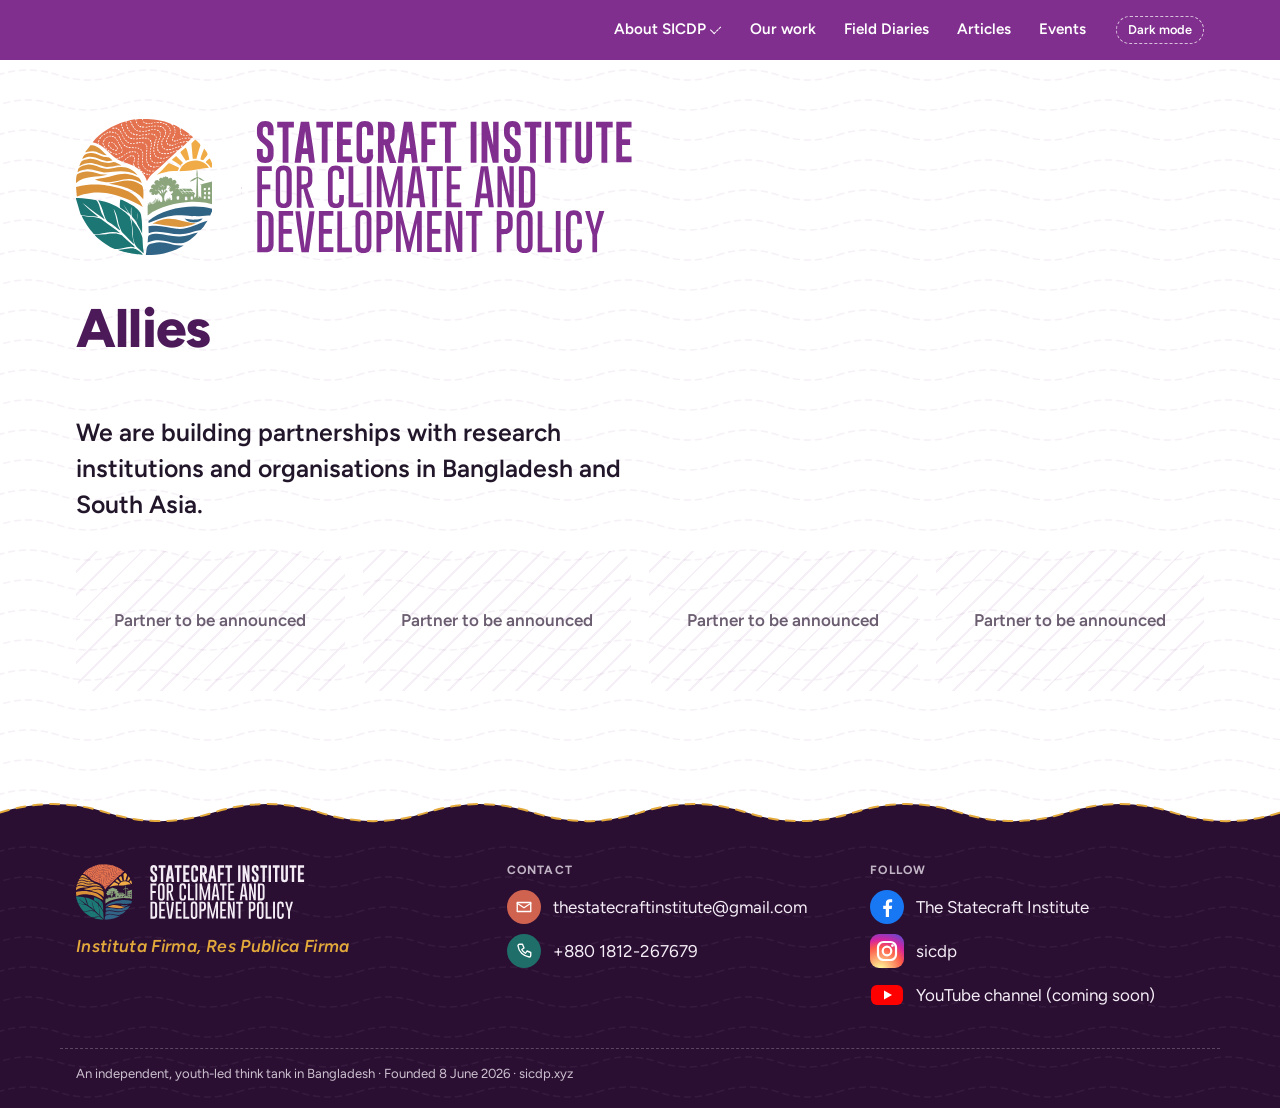
<file: site/about/allies.html>
<!doctype html>
<html lang="en">
<head>
<meta charset="utf-8">
<meta name="viewport" content="width=device-width, initial-scale=1, viewport-fit=cover">
<title>Allies · Statecraft Institute</title>
<meta name="description" content="Organisations SICDP works with.">
<meta name="theme-color" content="#812f8e" media="(prefers-color-scheme: light)">
<meta name="theme-color" content="#141215" media="(prefers-color-scheme: dark)">
<link rel="icon" href="../assets/logo/emblem-purple.svg" type="image/svg+xml">
<link rel="preconnect" href="https://fonts.googleapis.com"><link rel="preconnect" href="https://fonts.gstatic.com" crossorigin>
<link rel="stylesheet" href="https://fonts.googleapis.com/css2?family=Figtree:ital,wght@0,400;0,600;0,700;0,800;1,600&display=swap">
<link rel="stylesheet" href="../assets/site.css">
</head>
<body>
<div class="weave" aria-hidden="true"></div><div class="weave-glow" aria-hidden="true"></div>
<header class="site"><div class="wrap bar">
<a class="mini" href="../index.html" aria-label="Statecraft Institute, home"><img class="logo-light" src="../assets/logo/lockup-white.svg" alt="Statecraft Institute for Climate and Development Policy" width="300" height="76"><img class="logo-dark" src="../assets/logo/lockup-dark.svg" alt="Statecraft Institute for Climate and Development Policy" width="300" height="76"></a>
<button class="menu-btn" type="button" aria-expanded="false" aria-controls="nav">Menu</button>
<nav class="main" id="nav" aria-label="Main"><ul>
<li class="drop"><button class="sub" type="button" aria-expanded="false">About SICDP <span class="caret" aria-hidden="true"></span></button><ul><li><a href="../about/who-we-are.html">Who we are</a></li><li><a href="../about/board-of-advisers.html">Board of Advisers</a></li><li><a href="../about/international-advisers.html">International Advisers</a></li><li><a href="../about/allies.html" aria-current="page">Allies</a></li><li><a href="../about/team.html">Team</a></li></ul></li>
<li><a href="../index.html#work">Our work</a></li><li><a href="../field-diaries.html">Field Diaries</a></li><li><a href="../index.html#articles">Articles</a></li><li><a href="../events.html">Events</a></li>
<li class="menu-only"><button class="theme-btn" type="button">Dark mode</button></li>
</ul></nav>
<button class="theme-btn" type="button">Dark mode</button>
</div></header>
<div class="masthead"><div class="wrap"><a class="lockup" href="../index.html" aria-label="Statecraft Institute, home"><img class="logo-light" src="../assets/logo/lockup-light.svg" alt="Statecraft Institute for Climate and Development Policy" width="600" height="152"><img class="logo-dark" src="../assets/logo/lockup-dark.svg" alt="Statecraft Institute for Climate and Development Policy" width="600" height="152"></a><h1 class="page-title">Allies</h1></div></div><main><section class="band" style="padding-top:28px"><div class="wrap"><p class="intro" style="margin-bottom:28px">We are building partnerships with research institutions and organisations in Bangladesh and South Asia.</p><div class="people"><div class="slot">Partner to be announced</div><div class="slot">Partner to be announced</div><div class="slot">Partner to be announced</div><div class="slot">Partner to be announced</div></div></div></section></main><footer class="site"><svg class="crest" viewBox="0 0 1440 48" preserveAspectRatio="none" aria-hidden="true"><path class="fill" d="M0 24 Q 60 8 120 24 Q 180 40 240 24 Q 300 8 360 24 Q 420 40 480 24 Q 540 8 600 24 Q 660 40 720 24 Q 780 8 840 24 Q 900 40 960 24 Q 1020 8 1080 24 Q 1140 40 1200 24 Q 1260 8 1320 24 Q 1380 40 1440 24 V48 H0 Z"/><path class="stitch" d="M0 24 Q 60 8 120 24 Q 180 40 240 24 Q 300 8 360 24 Q 420 40 480 24 Q 540 8 600 24 Q 660 40 720 24 Q 780 8 840 24 Q 900 40 960 24 Q 1020 8 1080 24 Q 1140 40 1200 24 Q 1260 8 1320 24 Q 1380 40 1440 24"/></svg><div class="body">
<div class="wrap cols">
<div><img class="lock" src="../assets/logo/lockup-dark.svg" alt="Statecraft Institute for Climate and Development Policy" width="230" height="58">
<p class="motto" style="margin-top:14px">Instituta Firma, Res Publica Firma</p></div>
<div><h2>Contact</h2><ul class="contact"><li><span class="ic" style="--c:var(--coral)"><svg class="ico" viewBox="0 0 24 24" role="img" aria-label="Email"><path d="M3 6h18v12H3z"/><path d="M3 7l9 6 9-6"/></svg></span><span class="copy">thestatecraftinstitute@gmail.com</span></li><li><span class="ic" style="--c:var(--teal)"><svg class="ico" viewBox="0 0 24 24" role="img" aria-label="Phone"><path d="M6 3h4l2 5-3 2a11 11 0 0 0 5 5l2-3 5 2v4a2 2 0 0 1-2 2A17 17 0 0 1 4 5a2 2 0 0 1 2-2z"/></svg></span><span class="copy">+880 1812-267679</span></li></ul></div>
<div><h2>Follow</h2><ul class="contact"><li><span class="brand"><svg viewBox="0 0 34 34" role="img" aria-label="Facebook"><circle cx="17" cy="17" r="17" fill="#1877F2"/><path fill="#fff" d="M19 27v-8h2.7l.4-3.2H19v-2c0-.9.3-1.6 1.6-1.6h1.6V9.4c-.3 0-1.3-.1-2.4-.1-2.4 0-4 1.4-4 4.1v2.4h-2.6V19h2.6v8z"/></svg></span><span>The Statecraft Institute</span></li><li><span class="brand"><svg viewBox="0 0 34 34" role="img" aria-label="Instagram"><defs><radialGradient id="ig" cx="30%" cy="107%" r="150%"><stop offset="0" stop-color="#fdf497"/><stop offset=".05" stop-color="#fdf497"/><stop offset=".45" stop-color="#fd5949"/><stop offset=".6" stop-color="#d6249f"/><stop offset=".9" stop-color="#285AEB"/></radialGradient></defs><rect width="34" height="34" rx="9" fill="url(#ig)"/><rect x="8" y="8" width="18" height="18" rx="5.5" fill="none" stroke="#fff" stroke-width="2.2"/><circle cx="17" cy="17" r="4.3" fill="none" stroke="#fff" stroke-width="2.2"/><circle cx="22.4" cy="11.6" r="1.4" fill="#fff"/></svg></span><span>sicdp</span></li><li><span class="brand"><svg viewBox="0 0 34 34" role="img" aria-label="YouTube"><rect x="1" y="7" width="32" height="20" rx="6" fill="#FF0000"/><path fill="#fff" d="M14 12.5v9l8-4.5z"/></svg></span><span>YouTube channel (coming soon)</span></li></ul></div>
</div>
<div class="wrap fine">An independent, youth-led think tank in Bangladesh · Founded 8 June 2026 · sicdp.xyz</div>
</div></footer>
<script src="../assets/site.js" defer></script>
</body>
</html>
</file>
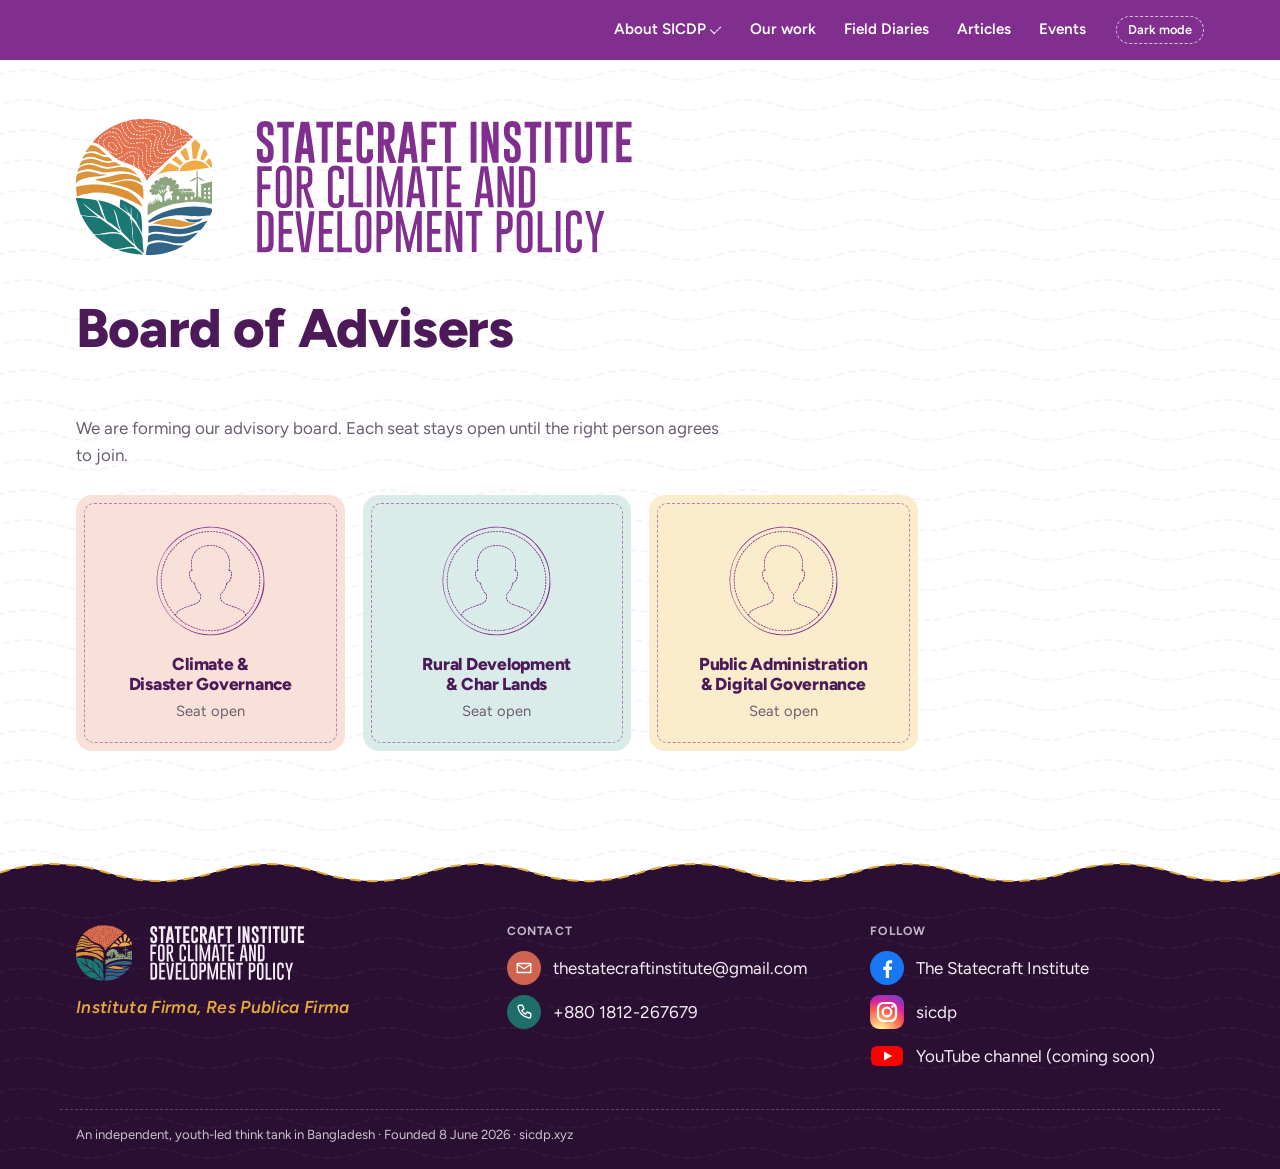
<file: site/about/board-of-advisers.html>
<!doctype html>
<html lang="en">
<head>
<meta charset="utf-8">
<meta name="viewport" content="width=device-width, initial-scale=1, viewport-fit=cover">
<title>Board of Advisers · Statecraft Institute</title>
<meta name="description" content="SICDP Board of Advisers.">
<meta name="theme-color" content="#812f8e" media="(prefers-color-scheme: light)">
<meta name="theme-color" content="#141215" media="(prefers-color-scheme: dark)">
<link rel="icon" href="../assets/logo/emblem-purple.svg" type="image/svg+xml">
<link rel="preconnect" href="https://fonts.googleapis.com"><link rel="preconnect" href="https://fonts.gstatic.com" crossorigin>
<link rel="stylesheet" href="https://fonts.googleapis.com/css2?family=Figtree:ital,wght@0,400;0,600;0,700;0,800;1,600&display=swap">
<link rel="stylesheet" href="../assets/site.css">
</head>
<body>
<div class="weave" aria-hidden="true"></div><div class="weave-glow" aria-hidden="true"></div>
<header class="site"><div class="wrap bar">
<a class="mini" href="../index.html" aria-label="Statecraft Institute, home"><img class="logo-light" src="../assets/logo/lockup-white.svg" alt="Statecraft Institute for Climate and Development Policy" width="300" height="76"><img class="logo-dark" src="../assets/logo/lockup-dark.svg" alt="Statecraft Institute for Climate and Development Policy" width="300" height="76"></a>
<button class="menu-btn" type="button" aria-expanded="false" aria-controls="nav">Menu</button>
<nav class="main" id="nav" aria-label="Main"><ul>
<li class="drop"><button class="sub" type="button" aria-expanded="false">About SICDP <span class="caret" aria-hidden="true"></span></button><ul><li><a href="../about/who-we-are.html">Who we are</a></li><li><a href="../about/board-of-advisers.html" aria-current="page">Board of Advisers</a></li><li><a href="../about/international-advisers.html">International Advisers</a></li><li><a href="../about/allies.html">Allies</a></li><li><a href="../about/team.html">Team</a></li></ul></li>
<li><a href="../index.html#work">Our work</a></li><li><a href="../field-diaries.html">Field Diaries</a></li><li><a href="../index.html#articles">Articles</a></li><li><a href="../events.html">Events</a></li>
<li class="menu-only"><button class="theme-btn" type="button">Dark mode</button></li>
</ul></nav>
<button class="theme-btn" type="button">Dark mode</button>
</div></header>
<div class="masthead"><div class="wrap"><a class="lockup" href="../index.html" aria-label="Statecraft Institute, home"><img class="logo-light" src="../assets/logo/lockup-light.svg" alt="Statecraft Institute for Climate and Development Policy" width="600" height="152"><img class="logo-dark" src="../assets/logo/lockup-dark.svg" alt="Statecraft Institute for Climate and Development Policy" width="600" height="152"></a><h1 class="page-title">Board of Advisers</h1></div></div><main><section class="band" style="padding-top:28px"><div class="wrap"><p class="muted" style="max-width:60ch;margin-bottom:26px">We are forming our advisory board. Each seat stays open until the right person agrees to join.</p><div class="people"><div class="seat"><div class="art" aria-hidden="true" style="-webkit-mask-image:url(../assets/art/seat.svg);mask-image:url(../assets/art/seat.svg);--ar:0.994;"></div><h3>Climate &amp; Disaster Governance</h3><p>Seat open</p></div><div class="seat"><div class="art" aria-hidden="true" style="-webkit-mask-image:url(../assets/art/seat.svg);mask-image:url(../assets/art/seat.svg);--ar:0.994;"></div><h3>Rural Development &amp; Char Lands</h3><p>Seat open</p></div><div class="seat"><div class="art" aria-hidden="true" style="-webkit-mask-image:url(../assets/art/seat.svg);mask-image:url(../assets/art/seat.svg);--ar:0.994;"></div><h3>Public Administration &amp; Digital Governance</h3><p>Seat open</p></div></div></div></section></main><footer class="site"><svg class="crest" viewBox="0 0 1440 48" preserveAspectRatio="none" aria-hidden="true"><path class="fill" d="M0 24 Q 60 8 120 24 Q 180 40 240 24 Q 300 8 360 24 Q 420 40 480 24 Q 540 8 600 24 Q 660 40 720 24 Q 780 8 840 24 Q 900 40 960 24 Q 1020 8 1080 24 Q 1140 40 1200 24 Q 1260 8 1320 24 Q 1380 40 1440 24 V48 H0 Z"/><path class="stitch" d="M0 24 Q 60 8 120 24 Q 180 40 240 24 Q 300 8 360 24 Q 420 40 480 24 Q 540 8 600 24 Q 660 40 720 24 Q 780 8 840 24 Q 900 40 960 24 Q 1020 8 1080 24 Q 1140 40 1200 24 Q 1260 8 1320 24 Q 1380 40 1440 24"/></svg><div class="body">
<div class="wrap cols">
<div><img class="lock" src="../assets/logo/lockup-dark.svg" alt="Statecraft Institute for Climate and Development Policy" width="230" height="58">
<p class="motto" style="margin-top:14px">Instituta Firma, Res Publica Firma</p></div>
<div><h2>Contact</h2><ul class="contact"><li><span class="ic" style="--c:var(--coral)"><svg class="ico" viewBox="0 0 24 24" role="img" aria-label="Email"><path d="M3 6h18v12H3z"/><path d="M3 7l9 6 9-6"/></svg></span><span class="copy">thestatecraftinstitute@gmail.com</span></li><li><span class="ic" style="--c:var(--teal)"><svg class="ico" viewBox="0 0 24 24" role="img" aria-label="Phone"><path d="M6 3h4l2 5-3 2a11 11 0 0 0 5 5l2-3 5 2v4a2 2 0 0 1-2 2A17 17 0 0 1 4 5a2 2 0 0 1 2-2z"/></svg></span><span class="copy">+880 1812-267679</span></li></ul></div>
<div><h2>Follow</h2><ul class="contact"><li><span class="brand"><svg viewBox="0 0 34 34" role="img" aria-label="Facebook"><circle cx="17" cy="17" r="17" fill="#1877F2"/><path fill="#fff" d="M19 27v-8h2.7l.4-3.2H19v-2c0-.9.3-1.6 1.6-1.6h1.6V9.4c-.3 0-1.3-.1-2.4-.1-2.4 0-4 1.4-4 4.1v2.4h-2.6V19h2.6v8z"/></svg></span><span>The Statecraft Institute</span></li><li><span class="brand"><svg viewBox="0 0 34 34" role="img" aria-label="Instagram"><defs><radialGradient id="ig" cx="30%" cy="107%" r="150%"><stop offset="0" stop-color="#fdf497"/><stop offset=".05" stop-color="#fdf497"/><stop offset=".45" stop-color="#fd5949"/><stop offset=".6" stop-color="#d6249f"/><stop offset=".9" stop-color="#285AEB"/></radialGradient></defs><rect width="34" height="34" rx="9" fill="url(#ig)"/><rect x="8" y="8" width="18" height="18" rx="5.5" fill="none" stroke="#fff" stroke-width="2.2"/><circle cx="17" cy="17" r="4.3" fill="none" stroke="#fff" stroke-width="2.2"/><circle cx="22.4" cy="11.6" r="1.4" fill="#fff"/></svg></span><span>sicdp</span></li><li><span class="brand"><svg viewBox="0 0 34 34" role="img" aria-label="YouTube"><rect x="1" y="7" width="32" height="20" rx="6" fill="#FF0000"/><path fill="#fff" d="M14 12.5v9l8-4.5z"/></svg></span><span>YouTube channel (coming soon)</span></li></ul></div>
</div>
<div class="wrap fine">An independent, youth-led think tank in Bangladesh · Founded 8 June 2026 · sicdp.xyz</div>
</div></footer>
<script src="../assets/site.js" defer></script>
</body>
</html>
</file>
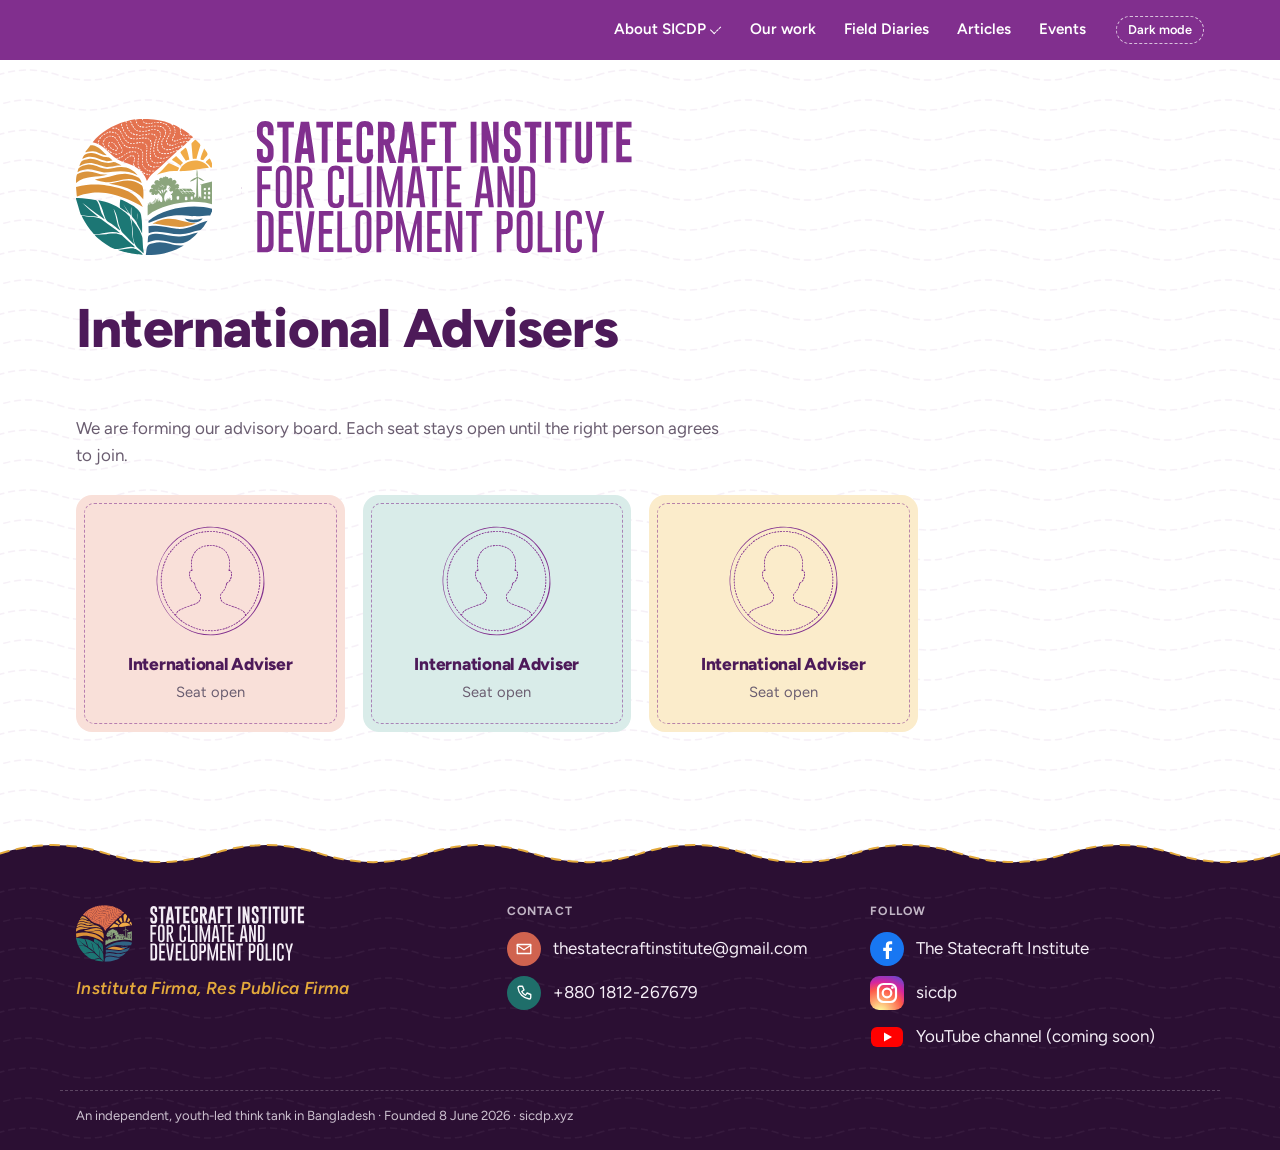
<file: site/about/international-advisers.html>
<!doctype html>
<html lang="en">
<head>
<meta charset="utf-8">
<meta name="viewport" content="width=device-width, initial-scale=1, viewport-fit=cover">
<title>International Advisers · Statecraft Institute</title>
<meta name="description" content="SICDP International Advisers.">
<meta name="theme-color" content="#812f8e" media="(prefers-color-scheme: light)">
<meta name="theme-color" content="#141215" media="(prefers-color-scheme: dark)">
<link rel="icon" href="../assets/logo/emblem-purple.svg" type="image/svg+xml">
<link rel="preconnect" href="https://fonts.googleapis.com"><link rel="preconnect" href="https://fonts.gstatic.com" crossorigin>
<link rel="stylesheet" href="https://fonts.googleapis.com/css2?family=Figtree:ital,wght@0,400;0,600;0,700;0,800;1,600&display=swap">
<link rel="stylesheet" href="../assets/site.css">
</head>
<body>
<div class="weave" aria-hidden="true"></div><div class="weave-glow" aria-hidden="true"></div>
<header class="site"><div class="wrap bar">
<a class="mini" href="../index.html" aria-label="Statecraft Institute, home"><img class="logo-light" src="../assets/logo/lockup-white.svg" alt="Statecraft Institute for Climate and Development Policy" width="300" height="76"><img class="logo-dark" src="../assets/logo/lockup-dark.svg" alt="Statecraft Institute for Climate and Development Policy" width="300" height="76"></a>
<button class="menu-btn" type="button" aria-expanded="false" aria-controls="nav">Menu</button>
<nav class="main" id="nav" aria-label="Main"><ul>
<li class="drop"><button class="sub" type="button" aria-expanded="false">About SICDP <span class="caret" aria-hidden="true"></span></button><ul><li><a href="../about/who-we-are.html">Who we are</a></li><li><a href="../about/board-of-advisers.html">Board of Advisers</a></li><li><a href="../about/international-advisers.html" aria-current="page">International Advisers</a></li><li><a href="../about/allies.html">Allies</a></li><li><a href="../about/team.html">Team</a></li></ul></li>
<li><a href="../index.html#work">Our work</a></li><li><a href="../field-diaries.html">Field Diaries</a></li><li><a href="../index.html#articles">Articles</a></li><li><a href="../events.html">Events</a></li>
<li class="menu-only"><button class="theme-btn" type="button">Dark mode</button></li>
</ul></nav>
<button class="theme-btn" type="button">Dark mode</button>
</div></header>
<div class="masthead"><div class="wrap"><a class="lockup" href="../index.html" aria-label="Statecraft Institute, home"><img class="logo-light" src="../assets/logo/lockup-light.svg" alt="Statecraft Institute for Climate and Development Policy" width="600" height="152"><img class="logo-dark" src="../assets/logo/lockup-dark.svg" alt="Statecraft Institute for Climate and Development Policy" width="600" height="152"></a><h1 class="page-title">International Advisers</h1></div></div><main><section class="band" style="padding-top:28px"><div class="wrap"><p class="muted" style="max-width:60ch;margin-bottom:26px">We are forming our advisory board. Each seat stays open until the right person agrees to join.</p><div class="people"><div class="seat"><div class="art" aria-hidden="true" style="-webkit-mask-image:url(../assets/art/seat.svg);mask-image:url(../assets/art/seat.svg);--ar:0.994;"></div><h3>International Adviser</h3><p>Seat open</p></div><div class="seat"><div class="art" aria-hidden="true" style="-webkit-mask-image:url(../assets/art/seat.svg);mask-image:url(../assets/art/seat.svg);--ar:0.994;"></div><h3>International Adviser</h3><p>Seat open</p></div><div class="seat"><div class="art" aria-hidden="true" style="-webkit-mask-image:url(../assets/art/seat.svg);mask-image:url(../assets/art/seat.svg);--ar:0.994;"></div><h3>International Adviser</h3><p>Seat open</p></div></div></div></section></main><footer class="site"><svg class="crest" viewBox="0 0 1440 48" preserveAspectRatio="none" aria-hidden="true"><path class="fill" d="M0 24 Q 60 8 120 24 Q 180 40 240 24 Q 300 8 360 24 Q 420 40 480 24 Q 540 8 600 24 Q 660 40 720 24 Q 780 8 840 24 Q 900 40 960 24 Q 1020 8 1080 24 Q 1140 40 1200 24 Q 1260 8 1320 24 Q 1380 40 1440 24 V48 H0 Z"/><path class="stitch" d="M0 24 Q 60 8 120 24 Q 180 40 240 24 Q 300 8 360 24 Q 420 40 480 24 Q 540 8 600 24 Q 660 40 720 24 Q 780 8 840 24 Q 900 40 960 24 Q 1020 8 1080 24 Q 1140 40 1200 24 Q 1260 8 1320 24 Q 1380 40 1440 24"/></svg><div class="body">
<div class="wrap cols">
<div><img class="lock" src="../assets/logo/lockup-dark.svg" alt="Statecraft Institute for Climate and Development Policy" width="230" height="58">
<p class="motto" style="margin-top:14px">Instituta Firma, Res Publica Firma</p></div>
<div><h2>Contact</h2><ul class="contact"><li><span class="ic" style="--c:var(--coral)"><svg class="ico" viewBox="0 0 24 24" role="img" aria-label="Email"><path d="M3 6h18v12H3z"/><path d="M3 7l9 6 9-6"/></svg></span><span class="copy">thestatecraftinstitute@gmail.com</span></li><li><span class="ic" style="--c:var(--teal)"><svg class="ico" viewBox="0 0 24 24" role="img" aria-label="Phone"><path d="M6 3h4l2 5-3 2a11 11 0 0 0 5 5l2-3 5 2v4a2 2 0 0 1-2 2A17 17 0 0 1 4 5a2 2 0 0 1 2-2z"/></svg></span><span class="copy">+880 1812-267679</span></li></ul></div>
<div><h2>Follow</h2><ul class="contact"><li><span class="brand"><svg viewBox="0 0 34 34" role="img" aria-label="Facebook"><circle cx="17" cy="17" r="17" fill="#1877F2"/><path fill="#fff" d="M19 27v-8h2.7l.4-3.2H19v-2c0-.9.3-1.6 1.6-1.6h1.6V9.4c-.3 0-1.3-.1-2.4-.1-2.4 0-4 1.4-4 4.1v2.4h-2.6V19h2.6v8z"/></svg></span><span>The Statecraft Institute</span></li><li><span class="brand"><svg viewBox="0 0 34 34" role="img" aria-label="Instagram"><defs><radialGradient id="ig" cx="30%" cy="107%" r="150%"><stop offset="0" stop-color="#fdf497"/><stop offset=".05" stop-color="#fdf497"/><stop offset=".45" stop-color="#fd5949"/><stop offset=".6" stop-color="#d6249f"/><stop offset=".9" stop-color="#285AEB"/></radialGradient></defs><rect width="34" height="34" rx="9" fill="url(#ig)"/><rect x="8" y="8" width="18" height="18" rx="5.5" fill="none" stroke="#fff" stroke-width="2.2"/><circle cx="17" cy="17" r="4.3" fill="none" stroke="#fff" stroke-width="2.2"/><circle cx="22.4" cy="11.6" r="1.4" fill="#fff"/></svg></span><span>sicdp</span></li><li><span class="brand"><svg viewBox="0 0 34 34" role="img" aria-label="YouTube"><rect x="1" y="7" width="32" height="20" rx="6" fill="#FF0000"/><path fill="#fff" d="M14 12.5v9l8-4.5z"/></svg></span><span>YouTube channel (coming soon)</span></li></ul></div>
</div>
<div class="wrap fine">An independent, youth-led think tank in Bangladesh · Founded 8 June 2026 · sicdp.xyz</div>
</div></footer>
<script src="../assets/site.js" defer></script>
</body>
</html>
</file>
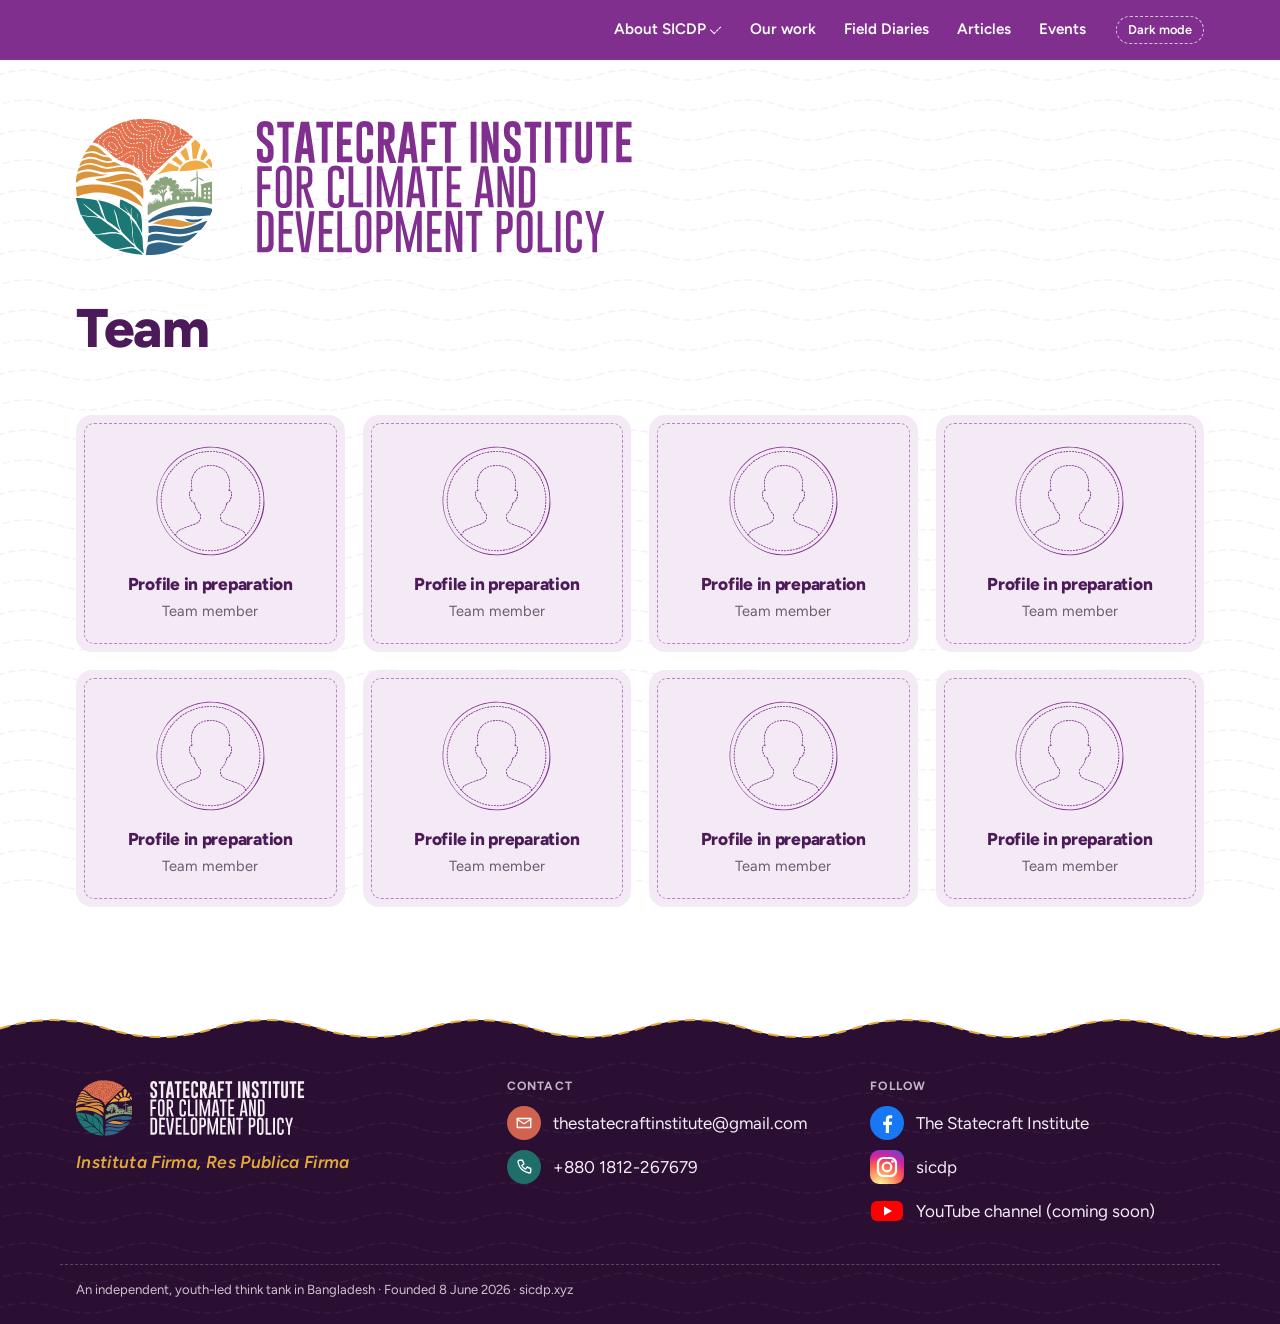
<file: site/about/team.html>
<!doctype html>
<html lang="en">
<head>
<meta charset="utf-8">
<meta name="viewport" content="width=device-width, initial-scale=1, viewport-fit=cover">
<title>Team · Statecraft Institute</title>
<meta name="description" content="The people of SICDP.">
<meta name="theme-color" content="#812f8e" media="(prefers-color-scheme: light)">
<meta name="theme-color" content="#141215" media="(prefers-color-scheme: dark)">
<link rel="icon" href="../assets/logo/emblem-purple.svg" type="image/svg+xml">
<link rel="preconnect" href="https://fonts.googleapis.com"><link rel="preconnect" href="https://fonts.gstatic.com" crossorigin>
<link rel="stylesheet" href="https://fonts.googleapis.com/css2?family=Figtree:ital,wght@0,400;0,600;0,700;0,800;1,600&display=swap">
<link rel="stylesheet" href="../assets/site.css">
</head>
<body>
<div class="weave" aria-hidden="true"></div><div class="weave-glow" aria-hidden="true"></div>
<header class="site"><div class="wrap bar">
<a class="mini" href="../index.html" aria-label="Statecraft Institute, home"><img class="logo-light" src="../assets/logo/lockup-white.svg" alt="Statecraft Institute for Climate and Development Policy" width="300" height="76"><img class="logo-dark" src="../assets/logo/lockup-dark.svg" alt="Statecraft Institute for Climate and Development Policy" width="300" height="76"></a>
<button class="menu-btn" type="button" aria-expanded="false" aria-controls="nav">Menu</button>
<nav class="main" id="nav" aria-label="Main"><ul>
<li class="drop"><button class="sub" type="button" aria-expanded="false">About SICDP <span class="caret" aria-hidden="true"></span></button><ul><li><a href="../about/who-we-are.html">Who we are</a></li><li><a href="../about/board-of-advisers.html">Board of Advisers</a></li><li><a href="../about/international-advisers.html">International Advisers</a></li><li><a href="../about/allies.html">Allies</a></li><li><a href="../about/team.html" aria-current="page">Team</a></li></ul></li>
<li><a href="../index.html#work">Our work</a></li><li><a href="../field-diaries.html">Field Diaries</a></li><li><a href="../index.html#articles">Articles</a></li><li><a href="../events.html">Events</a></li>
<li class="menu-only"><button class="theme-btn" type="button">Dark mode</button></li>
</ul></nav>
<button class="theme-btn" type="button">Dark mode</button>
</div></header>
<div class="masthead"><div class="wrap"><a class="lockup" href="../index.html" aria-label="Statecraft Institute, home"><img class="logo-light" src="../assets/logo/lockup-light.svg" alt="Statecraft Institute for Climate and Development Policy" width="600" height="152"><img class="logo-dark" src="../assets/logo/lockup-dark.svg" alt="Statecraft Institute for Climate and Development Policy" width="600" height="152"></a><h1 class="page-title">Team</h1></div></div><main><section class="band" style="padding-top:28px"><div class="wrap">
<div class="people same"><div class="seat"><div class="art" aria-hidden="true" style="-webkit-mask-image:url(../assets/art/seat.svg);mask-image:url(../assets/art/seat.svg);--ar:0.994;"></div><h3>Profile in preparation</h3><p>Team member</p></div><div class="seat"><div class="art" aria-hidden="true" style="-webkit-mask-image:url(../assets/art/seat.svg);mask-image:url(../assets/art/seat.svg);--ar:0.994;"></div><h3>Profile in preparation</h3><p>Team member</p></div><div class="seat"><div class="art" aria-hidden="true" style="-webkit-mask-image:url(../assets/art/seat.svg);mask-image:url(../assets/art/seat.svg);--ar:0.994;"></div><h3>Profile in preparation</h3><p>Team member</p></div><div class="seat"><div class="art" aria-hidden="true" style="-webkit-mask-image:url(../assets/art/seat.svg);mask-image:url(../assets/art/seat.svg);--ar:0.994;"></div><h3>Profile in preparation</h3><p>Team member</p></div><div class="seat"><div class="art" aria-hidden="true" style="-webkit-mask-image:url(../assets/art/seat.svg);mask-image:url(../assets/art/seat.svg);--ar:0.994;"></div><h3>Profile in preparation</h3><p>Team member</p></div><div class="seat"><div class="art" aria-hidden="true" style="-webkit-mask-image:url(../assets/art/seat.svg);mask-image:url(../assets/art/seat.svg);--ar:0.994;"></div><h3>Profile in preparation</h3><p>Team member</p></div><div class="seat"><div class="art" aria-hidden="true" style="-webkit-mask-image:url(../assets/art/seat.svg);mask-image:url(../assets/art/seat.svg);--ar:0.994;"></div><h3>Profile in preparation</h3><p>Team member</p></div><div class="seat"><div class="art" aria-hidden="true" style="-webkit-mask-image:url(../assets/art/seat.svg);mask-image:url(../assets/art/seat.svg);--ar:0.994;"></div><h3>Profile in preparation</h3><p>Team member</p></div></div></div></section></main><footer class="site"><svg class="crest" viewBox="0 0 1440 48" preserveAspectRatio="none" aria-hidden="true"><path class="fill" d="M0 24 Q 60 8 120 24 Q 180 40 240 24 Q 300 8 360 24 Q 420 40 480 24 Q 540 8 600 24 Q 660 40 720 24 Q 780 8 840 24 Q 900 40 960 24 Q 1020 8 1080 24 Q 1140 40 1200 24 Q 1260 8 1320 24 Q 1380 40 1440 24 V48 H0 Z"/><path class="stitch" d="M0 24 Q 60 8 120 24 Q 180 40 240 24 Q 300 8 360 24 Q 420 40 480 24 Q 540 8 600 24 Q 660 40 720 24 Q 780 8 840 24 Q 900 40 960 24 Q 1020 8 1080 24 Q 1140 40 1200 24 Q 1260 8 1320 24 Q 1380 40 1440 24"/></svg><div class="body">
<div class="wrap cols">
<div><img class="lock" src="../assets/logo/lockup-dark.svg" alt="Statecraft Institute for Climate and Development Policy" width="230" height="58">
<p class="motto" style="margin-top:14px">Instituta Firma, Res Publica Firma</p></div>
<div><h2>Contact</h2><ul class="contact"><li><span class="ic" style="--c:var(--coral)"><svg class="ico" viewBox="0 0 24 24" role="img" aria-label="Email"><path d="M3 6h18v12H3z"/><path d="M3 7l9 6 9-6"/></svg></span><span class="copy">thestatecraftinstitute@gmail.com</span></li><li><span class="ic" style="--c:var(--teal)"><svg class="ico" viewBox="0 0 24 24" role="img" aria-label="Phone"><path d="M6 3h4l2 5-3 2a11 11 0 0 0 5 5l2-3 5 2v4a2 2 0 0 1-2 2A17 17 0 0 1 4 5a2 2 0 0 1 2-2z"/></svg></span><span class="copy">+880 1812-267679</span></li></ul></div>
<div><h2>Follow</h2><ul class="contact"><li><span class="brand"><svg viewBox="0 0 34 34" role="img" aria-label="Facebook"><circle cx="17" cy="17" r="17" fill="#1877F2"/><path fill="#fff" d="M19 27v-8h2.7l.4-3.2H19v-2c0-.9.3-1.6 1.6-1.6h1.6V9.4c-.3 0-1.3-.1-2.4-.1-2.4 0-4 1.4-4 4.1v2.4h-2.6V19h2.6v8z"/></svg></span><span>The Statecraft Institute</span></li><li><span class="brand"><svg viewBox="0 0 34 34" role="img" aria-label="Instagram"><defs><radialGradient id="ig" cx="30%" cy="107%" r="150%"><stop offset="0" stop-color="#fdf497"/><stop offset=".05" stop-color="#fdf497"/><stop offset=".45" stop-color="#fd5949"/><stop offset=".6" stop-color="#d6249f"/><stop offset=".9" stop-color="#285AEB"/></radialGradient></defs><rect width="34" height="34" rx="9" fill="url(#ig)"/><rect x="8" y="8" width="18" height="18" rx="5.5" fill="none" stroke="#fff" stroke-width="2.2"/><circle cx="17" cy="17" r="4.3" fill="none" stroke="#fff" stroke-width="2.2"/><circle cx="22.4" cy="11.6" r="1.4" fill="#fff"/></svg></span><span>sicdp</span></li><li><span class="brand"><svg viewBox="0 0 34 34" role="img" aria-label="YouTube"><rect x="1" y="7" width="32" height="20" rx="6" fill="#FF0000"/><path fill="#fff" d="M14 12.5v9l8-4.5z"/></svg></span><span>YouTube channel (coming soon)</span></li></ul></div>
</div>
<div class="wrap fine">An independent, youth-led think tank in Bangladesh · Founded 8 June 2026 · sicdp.xyz</div>
</div></footer>
<script src="../assets/site.js" defer></script>
</body>
</html>
</file>
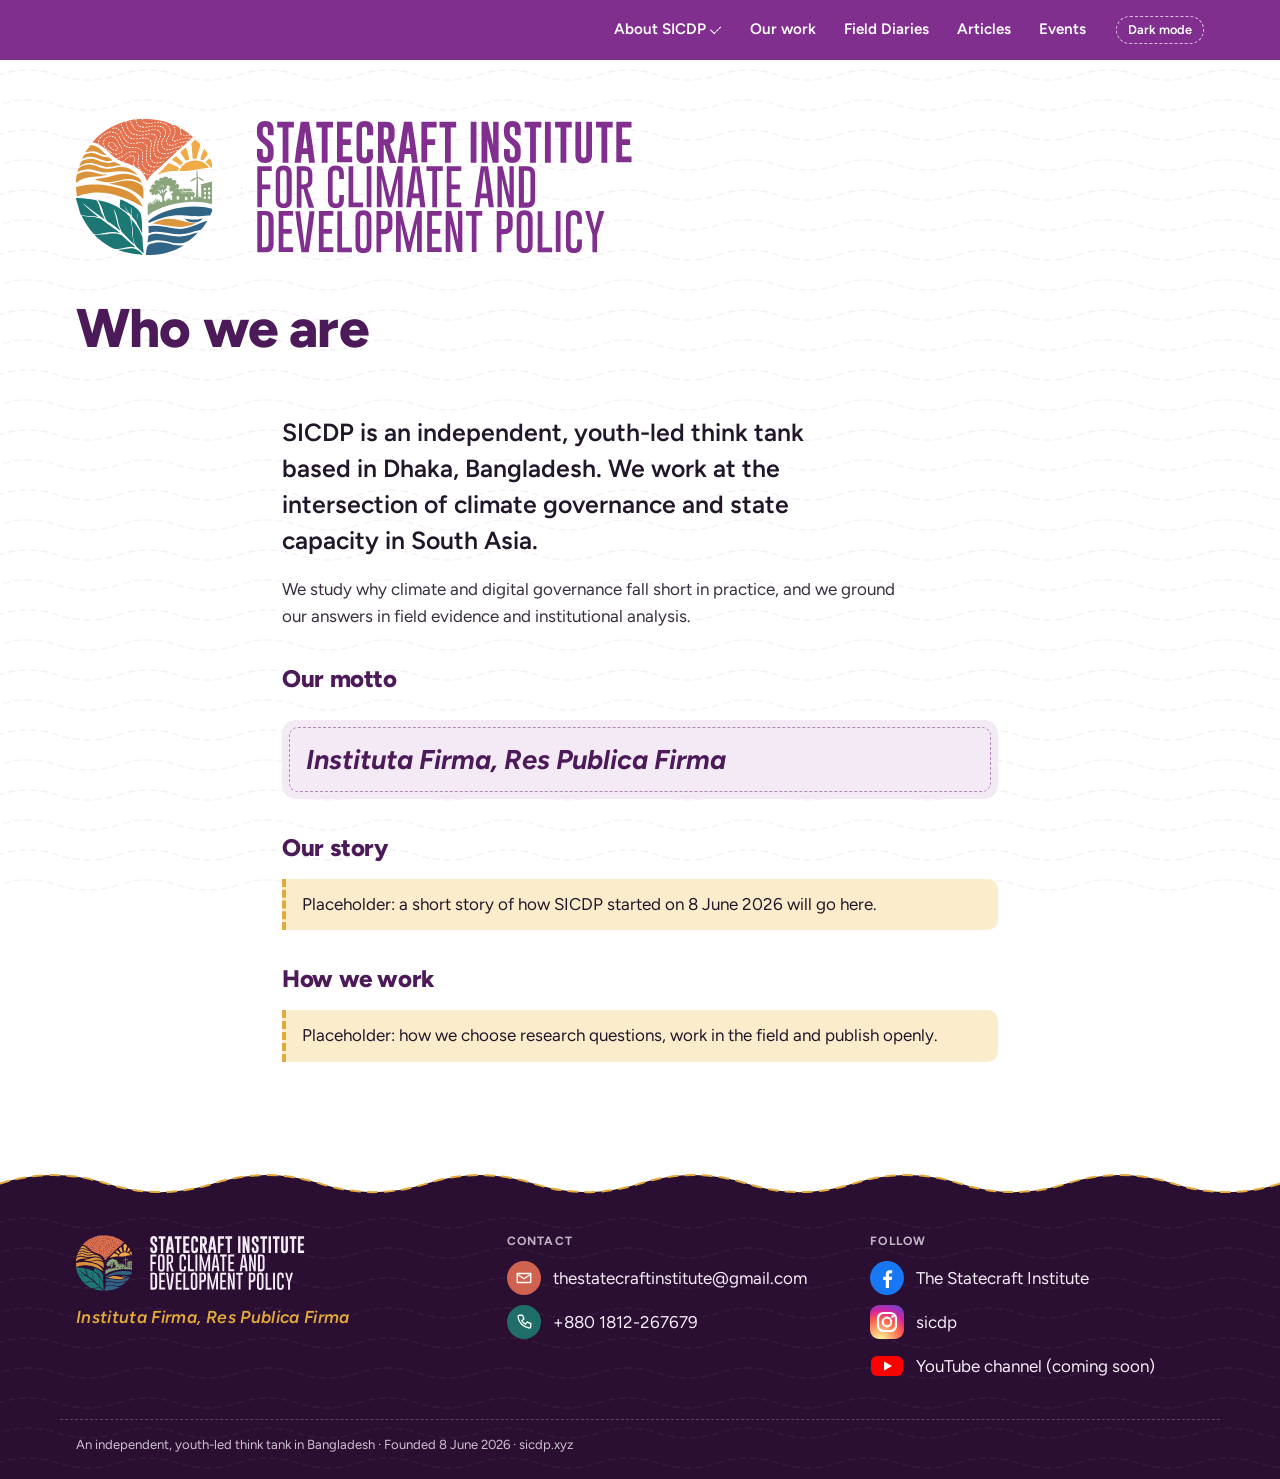
<file: site/about/who-we-are.html>
<!doctype html>
<html lang="en">
<head>
<meta charset="utf-8">
<meta name="viewport" content="width=device-width, initial-scale=1, viewport-fit=cover">
<title>Who we are · Statecraft Institute</title>
<meta name="description" content="Who SICDP is and what it does.">
<meta name="theme-color" content="#812f8e" media="(prefers-color-scheme: light)">
<meta name="theme-color" content="#141215" media="(prefers-color-scheme: dark)">
<link rel="icon" href="../assets/logo/emblem-purple.svg" type="image/svg+xml">
<link rel="preconnect" href="https://fonts.googleapis.com"><link rel="preconnect" href="https://fonts.gstatic.com" crossorigin>
<link rel="stylesheet" href="https://fonts.googleapis.com/css2?family=Figtree:ital,wght@0,400;0,600;0,700;0,800;1,600&display=swap">
<link rel="stylesheet" href="../assets/site.css">
</head>
<body>
<div class="weave" aria-hidden="true"></div><div class="weave-glow" aria-hidden="true"></div>
<header class="site"><div class="wrap bar">
<a class="mini" href="../index.html" aria-label="Statecraft Institute, home"><img class="logo-light" src="../assets/logo/lockup-white.svg" alt="Statecraft Institute for Climate and Development Policy" width="300" height="76"><img class="logo-dark" src="../assets/logo/lockup-dark.svg" alt="Statecraft Institute for Climate and Development Policy" width="300" height="76"></a>
<button class="menu-btn" type="button" aria-expanded="false" aria-controls="nav">Menu</button>
<nav class="main" id="nav" aria-label="Main"><ul>
<li class="drop"><button class="sub" type="button" aria-expanded="false">About SICDP <span class="caret" aria-hidden="true"></span></button><ul><li><a href="../about/who-we-are.html" aria-current="page">Who we are</a></li><li><a href="../about/board-of-advisers.html">Board of Advisers</a></li><li><a href="../about/international-advisers.html">International Advisers</a></li><li><a href="../about/allies.html">Allies</a></li><li><a href="../about/team.html">Team</a></li></ul></li>
<li><a href="../index.html#work">Our work</a></li><li><a href="../field-diaries.html">Field Diaries</a></li><li><a href="../index.html#articles">Articles</a></li><li><a href="../events.html">Events</a></li>
<li class="menu-only"><button class="theme-btn" type="button">Dark mode</button></li>
</ul></nav>
<button class="theme-btn" type="button">Dark mode</button>
</div></header>
<div class="masthead"><div class="wrap"><a class="lockup" href="../index.html" aria-label="Statecraft Institute, home"><img class="logo-light" src="../assets/logo/lockup-light.svg" alt="Statecraft Institute for Climate and Development Policy" width="600" height="152"><img class="logo-dark" src="../assets/logo/lockup-dark.svg" alt="Statecraft Institute for Climate and Development Policy" width="600" height="152"></a><h1 class="page-title">Who we are</h1></div></div><main><section class="band" style="padding-top:28px"><div class="wrap prose">
<p class="intro">SICDP is an independent, youth-led think tank based in Dhaka, Bangladesh. We work at the intersection of climate governance and state capacity in South Asia.</p>
<p>We study why climate and digital governance fall short in practice, and we ground our answers in field evidence and institutional analysis.</p>
<h2 style="margin-top:36px">Our motto</h2><p class="motto-block">Instituta Firma, Res Publica Firma</p>
<h2 style="margin-top:36px">Our story</h2><p class="placeholder">Placeholder: a short story of how SICDP started on 8 June 2026 will go here.</p>
<h2 style="margin-top:36px">How we work</h2><p class="placeholder">Placeholder: how we choose research questions, work in the field and publish openly.</p>
</div></section></main><footer class="site"><svg class="crest" viewBox="0 0 1440 48" preserveAspectRatio="none" aria-hidden="true"><path class="fill" d="M0 24 Q 60 8 120 24 Q 180 40 240 24 Q 300 8 360 24 Q 420 40 480 24 Q 540 8 600 24 Q 660 40 720 24 Q 780 8 840 24 Q 900 40 960 24 Q 1020 8 1080 24 Q 1140 40 1200 24 Q 1260 8 1320 24 Q 1380 40 1440 24 V48 H0 Z"/><path class="stitch" d="M0 24 Q 60 8 120 24 Q 180 40 240 24 Q 300 8 360 24 Q 420 40 480 24 Q 540 8 600 24 Q 660 40 720 24 Q 780 8 840 24 Q 900 40 960 24 Q 1020 8 1080 24 Q 1140 40 1200 24 Q 1260 8 1320 24 Q 1380 40 1440 24"/></svg><div class="body">
<div class="wrap cols">
<div><img class="lock" src="../assets/logo/lockup-dark.svg" alt="Statecraft Institute for Climate and Development Policy" width="230" height="58">
<p class="motto" style="margin-top:14px">Instituta Firma, Res Publica Firma</p></div>
<div><h2>Contact</h2><ul class="contact"><li><span class="ic" style="--c:var(--coral)"><svg class="ico" viewBox="0 0 24 24" role="img" aria-label="Email"><path d="M3 6h18v12H3z"/><path d="M3 7l9 6 9-6"/></svg></span><span class="copy">thestatecraftinstitute@gmail.com</span></li><li><span class="ic" style="--c:var(--teal)"><svg class="ico" viewBox="0 0 24 24" role="img" aria-label="Phone"><path d="M6 3h4l2 5-3 2a11 11 0 0 0 5 5l2-3 5 2v4a2 2 0 0 1-2 2A17 17 0 0 1 4 5a2 2 0 0 1 2-2z"/></svg></span><span class="copy">+880 1812-267679</span></li></ul></div>
<div><h2>Follow</h2><ul class="contact"><li><span class="brand"><svg viewBox="0 0 34 34" role="img" aria-label="Facebook"><circle cx="17" cy="17" r="17" fill="#1877F2"/><path fill="#fff" d="M19 27v-8h2.7l.4-3.2H19v-2c0-.9.3-1.6 1.6-1.6h1.6V9.4c-.3 0-1.3-.1-2.4-.1-2.4 0-4 1.4-4 4.1v2.4h-2.6V19h2.6v8z"/></svg></span><span>The Statecraft Institute</span></li><li><span class="brand"><svg viewBox="0 0 34 34" role="img" aria-label="Instagram"><defs><radialGradient id="ig" cx="30%" cy="107%" r="150%"><stop offset="0" stop-color="#fdf497"/><stop offset=".05" stop-color="#fdf497"/><stop offset=".45" stop-color="#fd5949"/><stop offset=".6" stop-color="#d6249f"/><stop offset=".9" stop-color="#285AEB"/></radialGradient></defs><rect width="34" height="34" rx="9" fill="url(#ig)"/><rect x="8" y="8" width="18" height="18" rx="5.5" fill="none" stroke="#fff" stroke-width="2.2"/><circle cx="17" cy="17" r="4.3" fill="none" stroke="#fff" stroke-width="2.2"/><circle cx="22.4" cy="11.6" r="1.4" fill="#fff"/></svg></span><span>sicdp</span></li><li><span class="brand"><svg viewBox="0 0 34 34" role="img" aria-label="YouTube"><rect x="1" y="7" width="32" height="20" rx="6" fill="#FF0000"/><path fill="#fff" d="M14 12.5v9l8-4.5z"/></svg></span><span>YouTube channel (coming soon)</span></li></ul></div>
</div>
<div class="wrap fine">An independent, youth-led think tank in Bangladesh · Founded 8 June 2026 · sicdp.xyz</div>
</div></footer>
<script src="../assets/site.js" defer></script>
</body>
</html>
</file>
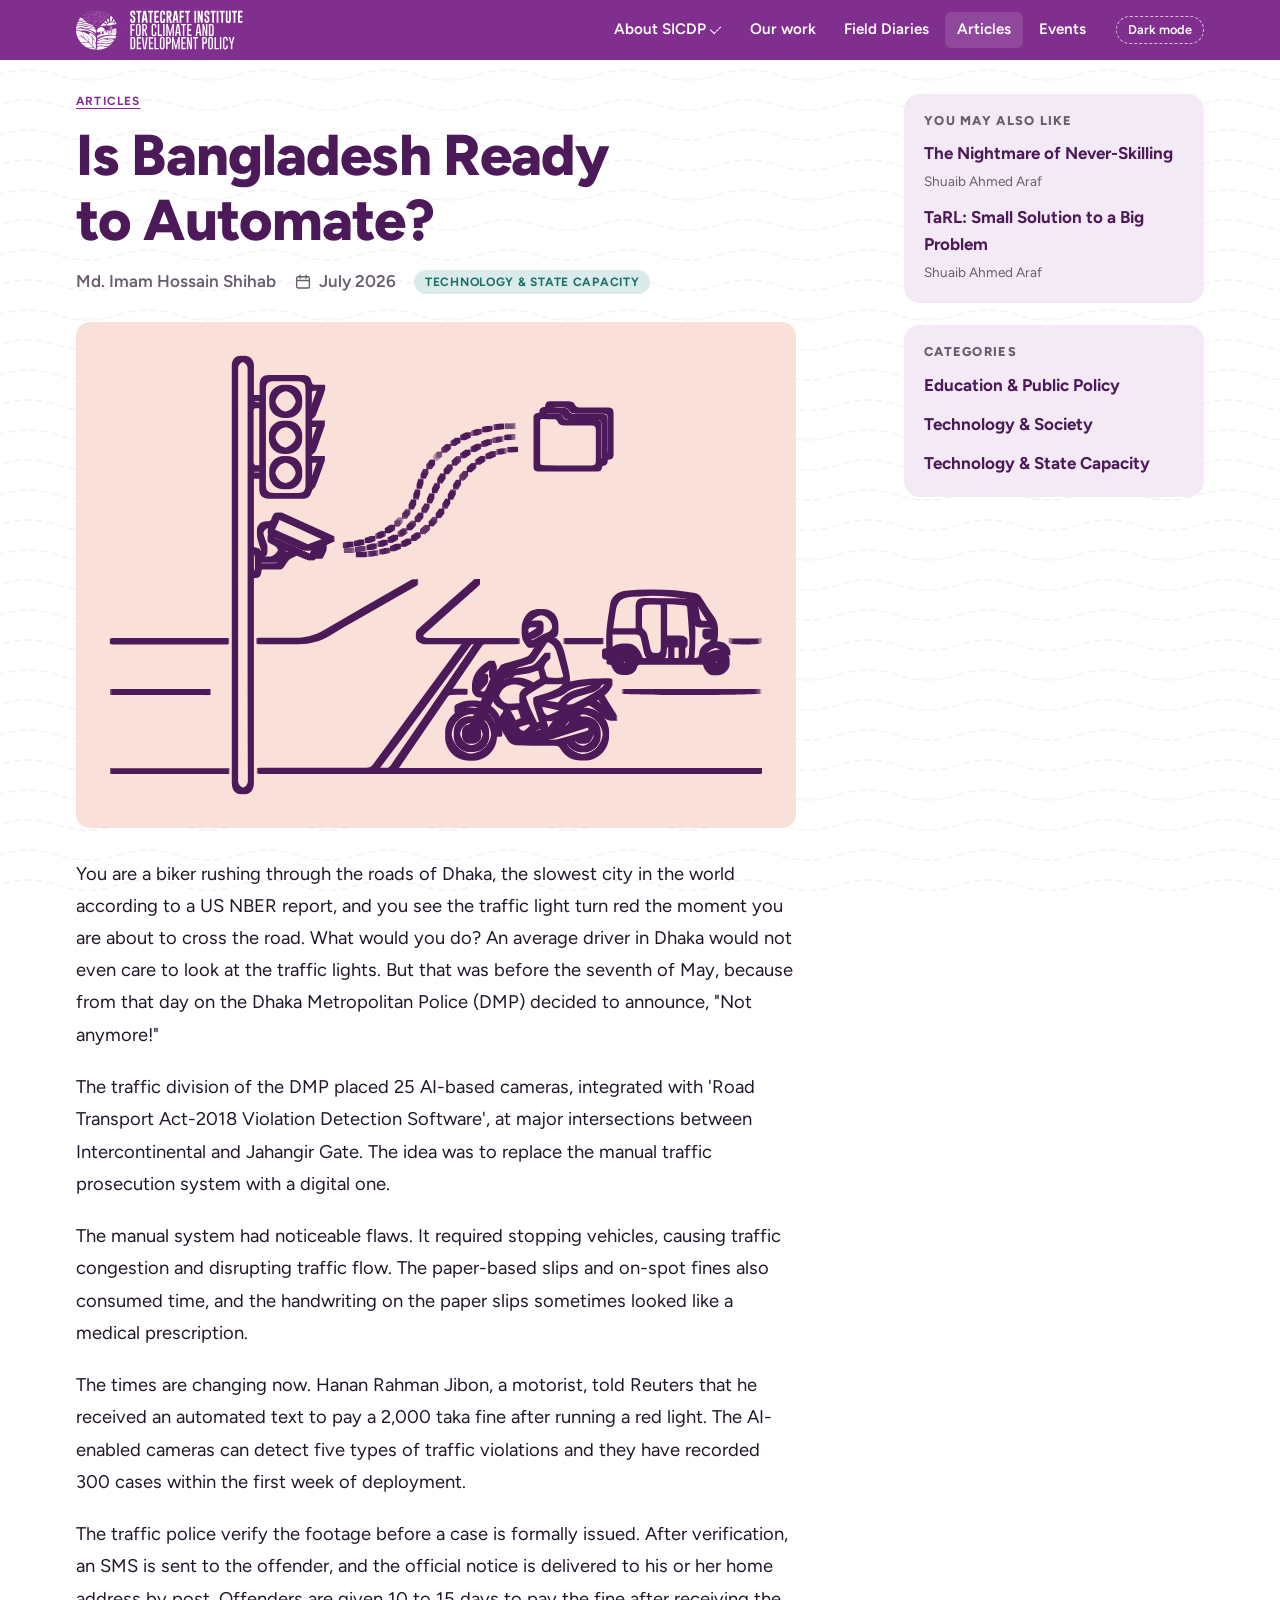
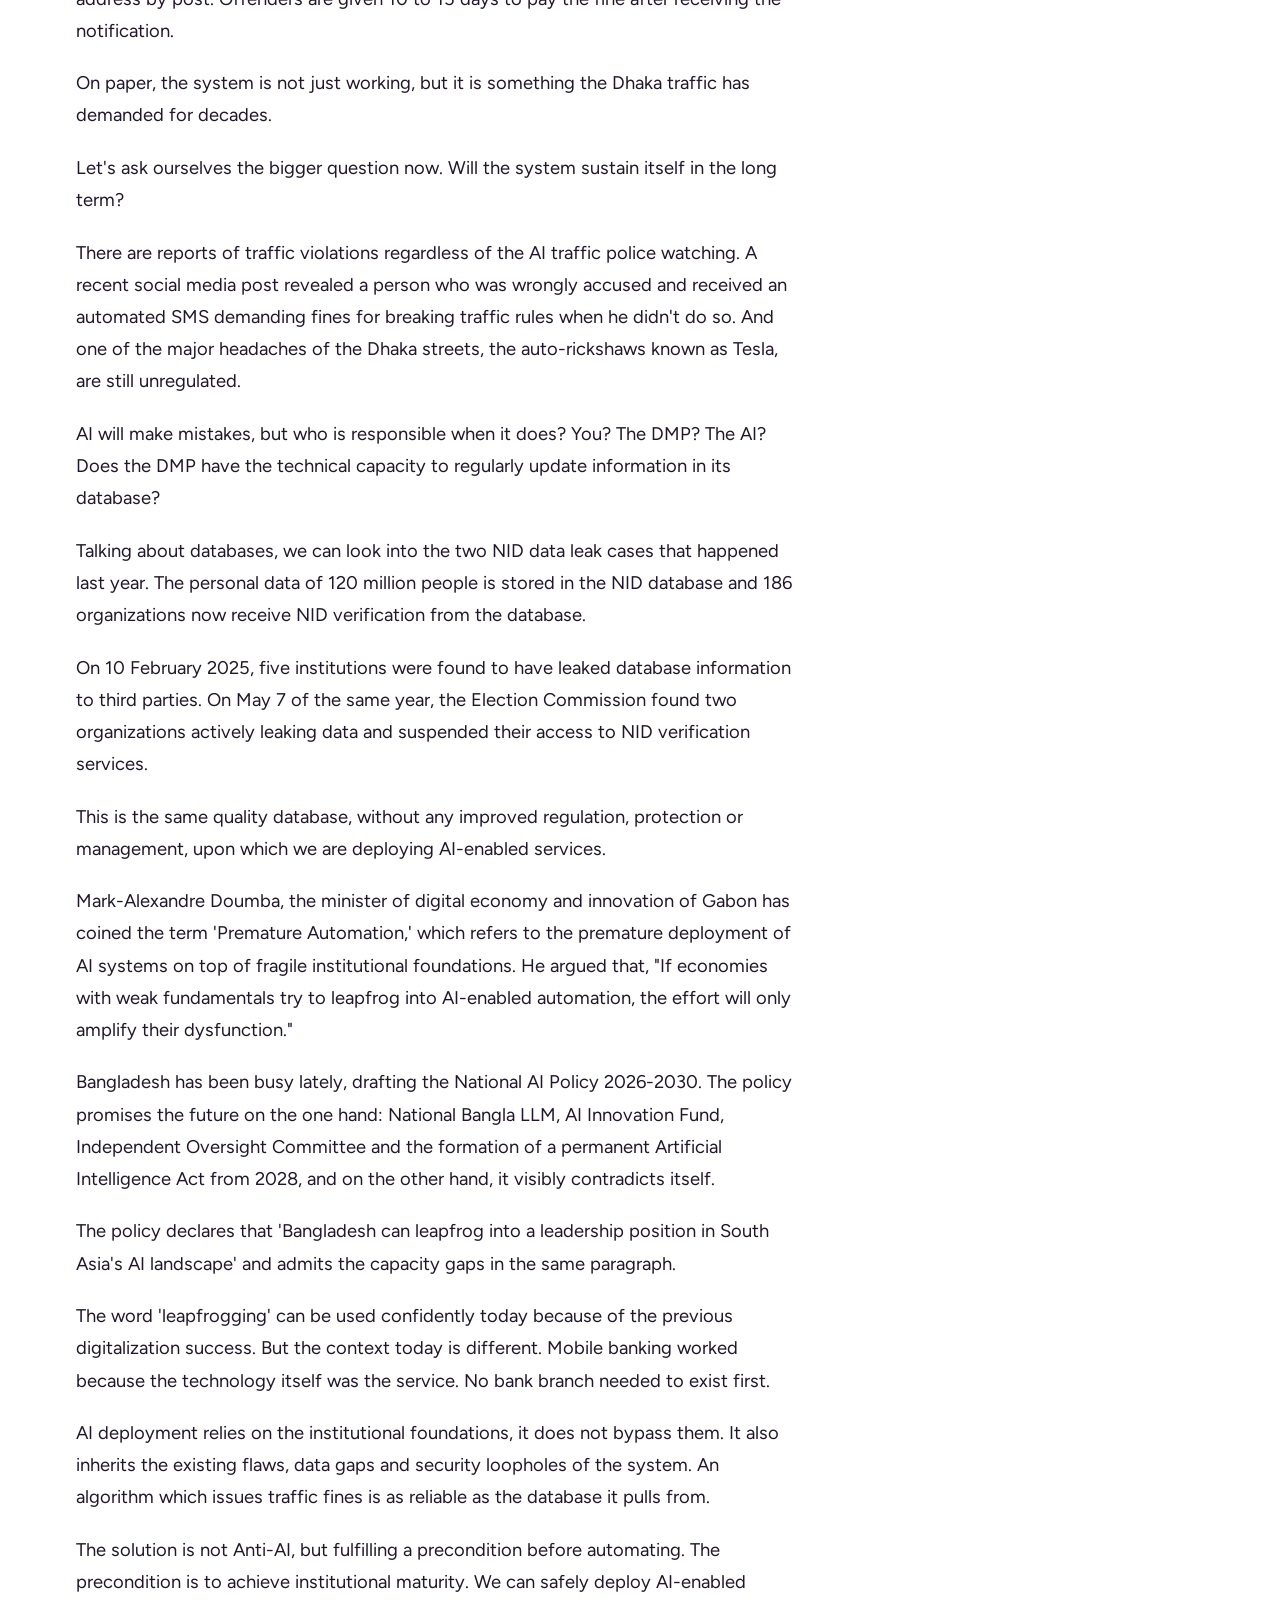
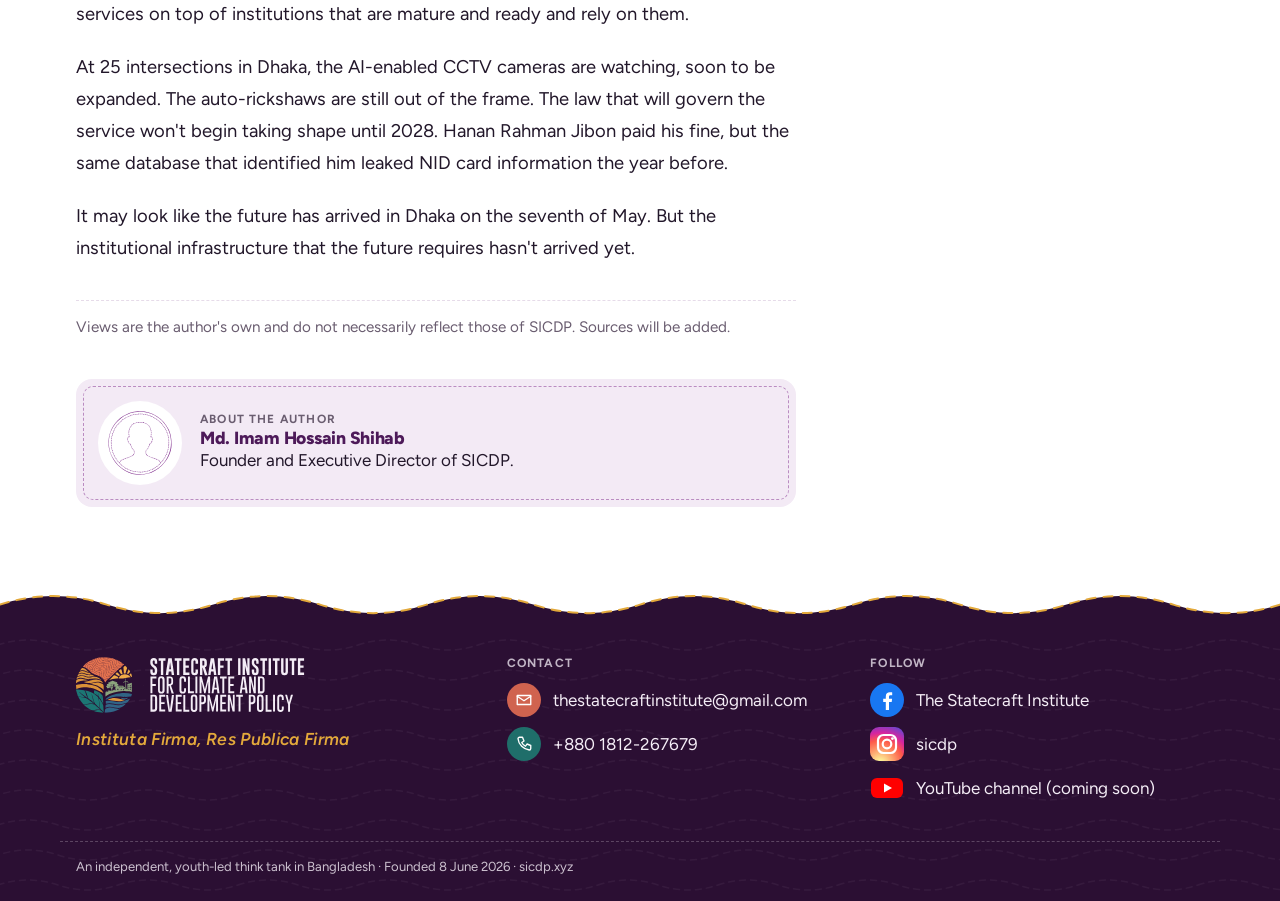
<file: site/articles/is-bangladesh-ready-to-automate.html>
<!doctype html>
<html lang="en">
<head>
<meta charset="utf-8">
<meta name="viewport" content="width=device-width, initial-scale=1, viewport-fit=cover">
<title>Is Bangladesh Ready to Automate? · Statecraft Institute</title>
<meta name="description" content="Is Bangladesh Ready to Automate?, an article by Md. Imam Hossain Shihab.">
<meta name="theme-color" content="#812f8e" media="(prefers-color-scheme: light)">
<meta name="theme-color" content="#141215" media="(prefers-color-scheme: dark)">
<link rel="icon" href="../assets/logo/emblem-purple.svg" type="image/svg+xml">
<link rel="preconnect" href="https://fonts.googleapis.com"><link rel="preconnect" href="https://fonts.gstatic.com" crossorigin>
<link rel="stylesheet" href="https://fonts.googleapis.com/css2?family=Figtree:ital,wght@0,400;0,600;0,700;0,800;1,600&display=swap">
<link rel="stylesheet" href="../assets/site.css">
</head>
<body>
<div class="weave" aria-hidden="true"></div><div class="weave-glow" aria-hidden="true"></div>
<header class="site"><div class="wrap bar">
<a class="mini" href="../index.html" aria-label="Statecraft Institute, home"><img class="logo-light" src="../assets/logo/lockup-white.svg" alt="Statecraft Institute for Climate and Development Policy" width="300" height="76"><img class="logo-dark" src="../assets/logo/lockup-dark.svg" alt="Statecraft Institute for Climate and Development Policy" width="300" height="76"></a>
<button class="menu-btn" type="button" aria-expanded="false" aria-controls="nav">Menu</button>
<nav class="main" id="nav" aria-label="Main"><ul>
<li class="drop"><button class="sub" type="button" aria-expanded="false">About SICDP <span class="caret" aria-hidden="true"></span></button><ul><li><a href="../about/who-we-are.html">Who we are</a></li><li><a href="../about/board-of-advisers.html">Board of Advisers</a></li><li><a href="../about/international-advisers.html">International Advisers</a></li><li><a href="../about/allies.html">Allies</a></li><li><a href="../about/team.html">Team</a></li></ul></li>
<li><a href="../index.html#work">Our work</a></li><li><a href="../field-diaries.html">Field Diaries</a></li><li><a href="../index.html#articles" aria-current="page">Articles</a></li><li><a href="../events.html">Events</a></li>
<li class="menu-only"><button class="theme-btn" type="button">Dark mode</button></li>
</ul></nav>
<button class="theme-btn" type="button">Dark mode</button>
</div></header>
<main><div class="wrap op-layout"><article class="op">
<p class="label"><a href="../index.html#articles">Articles</a></p>
<h1>Is Bangladesh Ready to Automate?</h1>
<div class="metaline"><span>Md. Imam Hossain Shihab</span><span><svg class="ico" viewBox="0 0 24 24" aria-hidden="true"><rect x="3.5" y="5" width="17" height="15" rx="2"/><path d="M3.5 10h17M8 3v4M16 3v4"/></svg>July 2026</span><a class="catchip" href="../index.html#articles">Technology &amp; State Capacity</a></div>
<div class="thumb"><div class="art" aria-hidden="true" style="-webkit-mask-image:url(../assets/art/thumb-automate.svg);mask-image:url(../assets/art/thumb-automate.svg);--ar:1.467;"></div></div>
<div class="body"><p>You are a biker rushing through the roads of Dhaka, the slowest city in the world according to a US NBER report, and you see the traffic light turn red the moment you are about to cross the road. What would you do? An average driver in Dhaka would not even care to look at the traffic lights. But that was before the seventh of May, because from that day on the Dhaka Metropolitan Police (DMP) decided to announce, &quot;Not anymore!&quot;</p>
<p>The traffic division of the DMP placed 25 AI-based cameras, integrated with &#x27;Road Transport Act-2018 Violation Detection Software&#x27;, at major intersections between Intercontinental and Jahangir Gate. The idea was to replace the manual traffic prosecution system with a digital one.</p>
<p>The manual system had noticeable flaws. It required stopping vehicles, causing traffic congestion and disrupting traffic flow. The paper-based slips and on-spot fines also consumed time, and the handwriting on the paper slips sometimes looked like a medical prescription.</p>
<p>The times are changing now. Hanan Rahman Jibon, a motorist, told Reuters that he received an automated text to pay a 2,000 taka fine after running a red light. The AI-enabled cameras can detect five types of traffic violations and they have recorded 300 cases within the first week of deployment.</p>
<p>The traffic police verify the footage before a case is formally issued. After verification, an SMS is sent to the offender, and the official notice is delivered to his or her home address by post. Offenders are given 10 to 15 days to pay the fine after receiving the notification.</p>
<p>On paper, the system is not just working, but it is something the Dhaka traffic has demanded for decades.</p>
<p>Let&#x27;s ask ourselves the bigger question now. Will the system sustain itself in the long term?</p>
<p>There are reports of traffic violations regardless of the AI traffic police watching. A recent social media post revealed a person who was wrongly accused and received an automated SMS demanding fines for breaking traffic rules when he didn&#x27;t do so. And one of the major headaches of the Dhaka streets, the auto-rickshaws known as Tesla, are still unregulated.</p>
<p>AI will make mistakes, but who is responsible when it does? You? The DMP? The AI? Does the DMP have the technical capacity to regularly update information in its database?</p>
<p>Talking about databases, we can look into the two NID data leak cases that happened last year. The personal data of 120 million people is stored in the NID database and 186 organizations now receive NID verification from the database.</p>
<p>On 10 February 2025, five institutions were found to have leaked database information to third parties. On May 7 of the same year, the Election Commission found two organizations actively leaking data and suspended their access to NID verification services.</p>
<p>This is the same quality database, without any improved regulation, protection or management, upon which we are deploying AI-enabled services.</p>
<p>Mark-Alexandre Doumba, the minister of digital economy and innovation of Gabon has coined the term &#x27;Premature Automation,&#x27; which refers to the premature deployment of AI systems on top of fragile institutional foundations. He argued that, &quot;If economies with weak fundamentals try to leapfrog into AI-enabled automation, the effort will only amplify their dysfunction.&quot;</p>
<p>Bangladesh has been busy lately, drafting the National AI Policy 2026-2030. The policy promises the future on the one hand: National Bangla LLM, AI Innovation Fund, Independent Oversight Committee and the formation of a permanent Artificial Intelligence Act from 2028, and on the other hand, it visibly contradicts itself.</p>
<p>The policy declares that &#x27;Bangladesh can leapfrog into a leadership position in South Asia&#x27;s AI landscape&#x27; and admits the capacity gaps in the same paragraph.</p>
<p>The word &#x27;leapfrogging&#x27; can be used confidently today because of the previous digitalization success. But the context today is different. Mobile banking worked because the technology itself was the service. No bank branch needed to exist first.</p>
<p>AI deployment relies on the institutional foundations, it does not bypass them. It also inherits the existing flaws, data gaps and security loopholes of the system. An algorithm which issues traffic fines is as reliable as the database it pulls from.</p>
<p>The solution is not Anti-AI, but fulfilling a precondition before automating. The precondition is to achieve institutional maturity. We can safely deploy AI-enabled services on top of institutions that are mature and ready and rely on them.</p>
<p>At 25 intersections in Dhaka, the AI-enabled CCTV cameras are watching, soon to be expanded. The auto-rickshaws are still out of the frame. The law that will govern the service won&#x27;t begin taking shape until 2028. Hanan Rahman Jibon paid his fine, but the same database that identified him leaked NID card information the year before.</p>
<p>It may look like the future has arrived in Dhaka on the seventh of May. But the institutional infrastructure that the future requires hasn&#x27;t arrived yet.</p></div>
<p class="disclaimer">Views are the author's own and do not necessarily reflect those of SICDP. Sources will be added.</p>
<div class="author-box"><div class="face"><div class="art" aria-hidden="true" style="-webkit-mask-image:url(../assets/art/seat.svg);mask-image:url(../assets/art/seat.svg);--ar:0.994;"></div></div><div><p class="label muted">About the author</p><h2>Md. Imam Hossain Shihab</h2><p>Founder and Executive Director of SICDP.</p></div></div>
</article>
<aside class="op-side"><section><h2>You may also like</h2><ul><li><a href="never-skilling.html">The Nightmare of Never-Skilling<span>Shuaib Ahmed Araf</span></a></li><li><a href="tarl.html">TaRL: Small Solution to a Big Problem<span>Shuaib Ahmed Araf</span></a></li></ul></section><section><h2>Categories</h2><ul><li><a href="../index.html#articles">Education &amp; Public Policy</a></li><li><a href="../index.html#articles">Technology &amp; Society</a></li><li><a href="../index.html#articles">Technology &amp; State Capacity</a></li></ul></section></aside></div></main><footer class="site"><svg class="crest" viewBox="0 0 1440 48" preserveAspectRatio="none" aria-hidden="true"><path class="fill" d="M0 24 Q 60 8 120 24 Q 180 40 240 24 Q 300 8 360 24 Q 420 40 480 24 Q 540 8 600 24 Q 660 40 720 24 Q 780 8 840 24 Q 900 40 960 24 Q 1020 8 1080 24 Q 1140 40 1200 24 Q 1260 8 1320 24 Q 1380 40 1440 24 V48 H0 Z"/><path class="stitch" d="M0 24 Q 60 8 120 24 Q 180 40 240 24 Q 300 8 360 24 Q 420 40 480 24 Q 540 8 600 24 Q 660 40 720 24 Q 780 8 840 24 Q 900 40 960 24 Q 1020 8 1080 24 Q 1140 40 1200 24 Q 1260 8 1320 24 Q 1380 40 1440 24"/></svg><div class="body">
<div class="wrap cols">
<div><img class="lock" src="../assets/logo/lockup-dark.svg" alt="Statecraft Institute for Climate and Development Policy" width="230" height="58">
<p class="motto" style="margin-top:14px">Instituta Firma, Res Publica Firma</p></div>
<div><h2>Contact</h2><ul class="contact"><li><span class="ic" style="--c:var(--coral)"><svg class="ico" viewBox="0 0 24 24" role="img" aria-label="Email"><path d="M3 6h18v12H3z"/><path d="M3 7l9 6 9-6"/></svg></span><span class="copy">thestatecraftinstitute@gmail.com</span></li><li><span class="ic" style="--c:var(--teal)"><svg class="ico" viewBox="0 0 24 24" role="img" aria-label="Phone"><path d="M6 3h4l2 5-3 2a11 11 0 0 0 5 5l2-3 5 2v4a2 2 0 0 1-2 2A17 17 0 0 1 4 5a2 2 0 0 1 2-2z"/></svg></span><span class="copy">+880 1812-267679</span></li></ul></div>
<div><h2>Follow</h2><ul class="contact"><li><span class="brand"><svg viewBox="0 0 34 34" role="img" aria-label="Facebook"><circle cx="17" cy="17" r="17" fill="#1877F2"/><path fill="#fff" d="M19 27v-8h2.7l.4-3.2H19v-2c0-.9.3-1.6 1.6-1.6h1.6V9.4c-.3 0-1.3-.1-2.4-.1-2.4 0-4 1.4-4 4.1v2.4h-2.6V19h2.6v8z"/></svg></span><span>The Statecraft Institute</span></li><li><span class="brand"><svg viewBox="0 0 34 34" role="img" aria-label="Instagram"><defs><radialGradient id="ig" cx="30%" cy="107%" r="150%"><stop offset="0" stop-color="#fdf497"/><stop offset=".05" stop-color="#fdf497"/><stop offset=".45" stop-color="#fd5949"/><stop offset=".6" stop-color="#d6249f"/><stop offset=".9" stop-color="#285AEB"/></radialGradient></defs><rect width="34" height="34" rx="9" fill="url(#ig)"/><rect x="8" y="8" width="18" height="18" rx="5.5" fill="none" stroke="#fff" stroke-width="2.2"/><circle cx="17" cy="17" r="4.3" fill="none" stroke="#fff" stroke-width="2.2"/><circle cx="22.4" cy="11.6" r="1.4" fill="#fff"/></svg></span><span>sicdp</span></li><li><span class="brand"><svg viewBox="0 0 34 34" role="img" aria-label="YouTube"><rect x="1" y="7" width="32" height="20" rx="6" fill="#FF0000"/><path fill="#fff" d="M14 12.5v9l8-4.5z"/></svg></span><span>YouTube channel (coming soon)</span></li></ul></div>
</div>
<div class="wrap fine">An independent, youth-led think tank in Bangladesh · Founded 8 June 2026 · sicdp.xyz</div>
</div></footer>
<script src="../assets/site.js" defer></script>
</body>
</html>
</file>
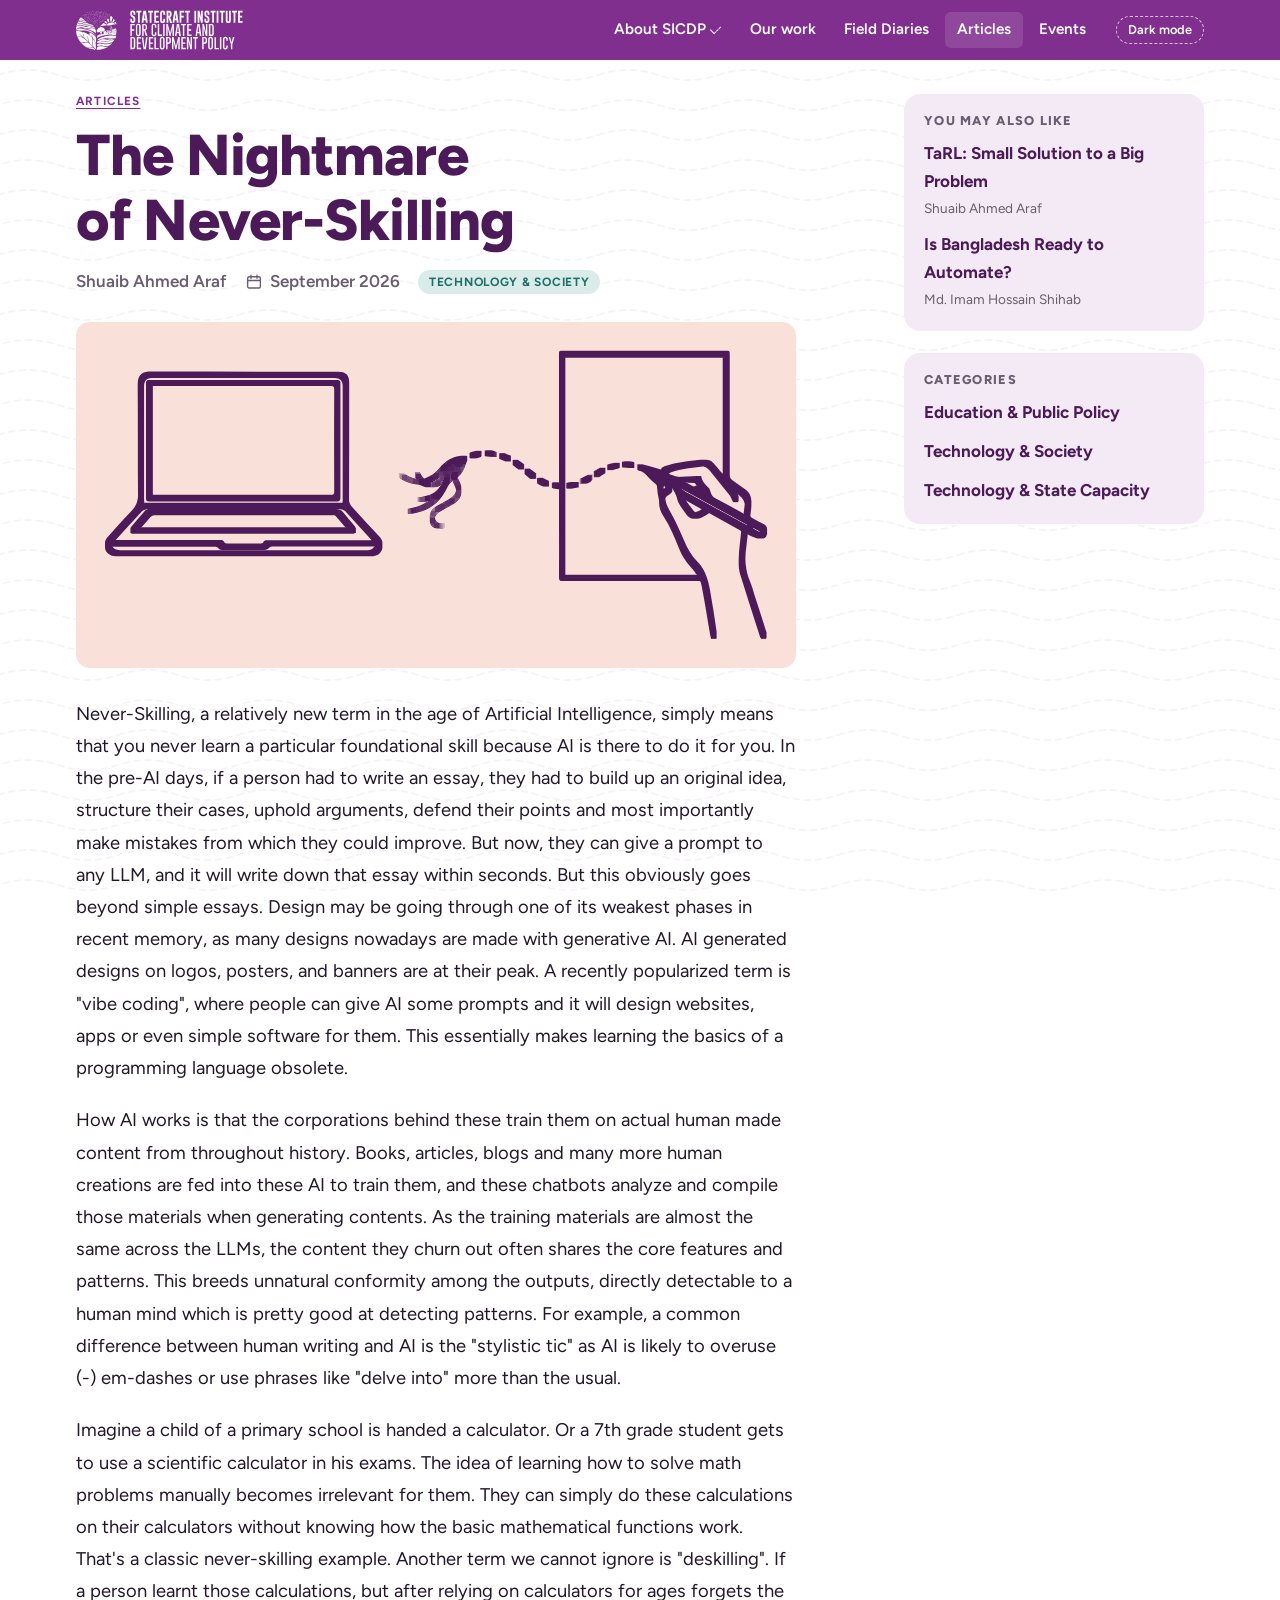
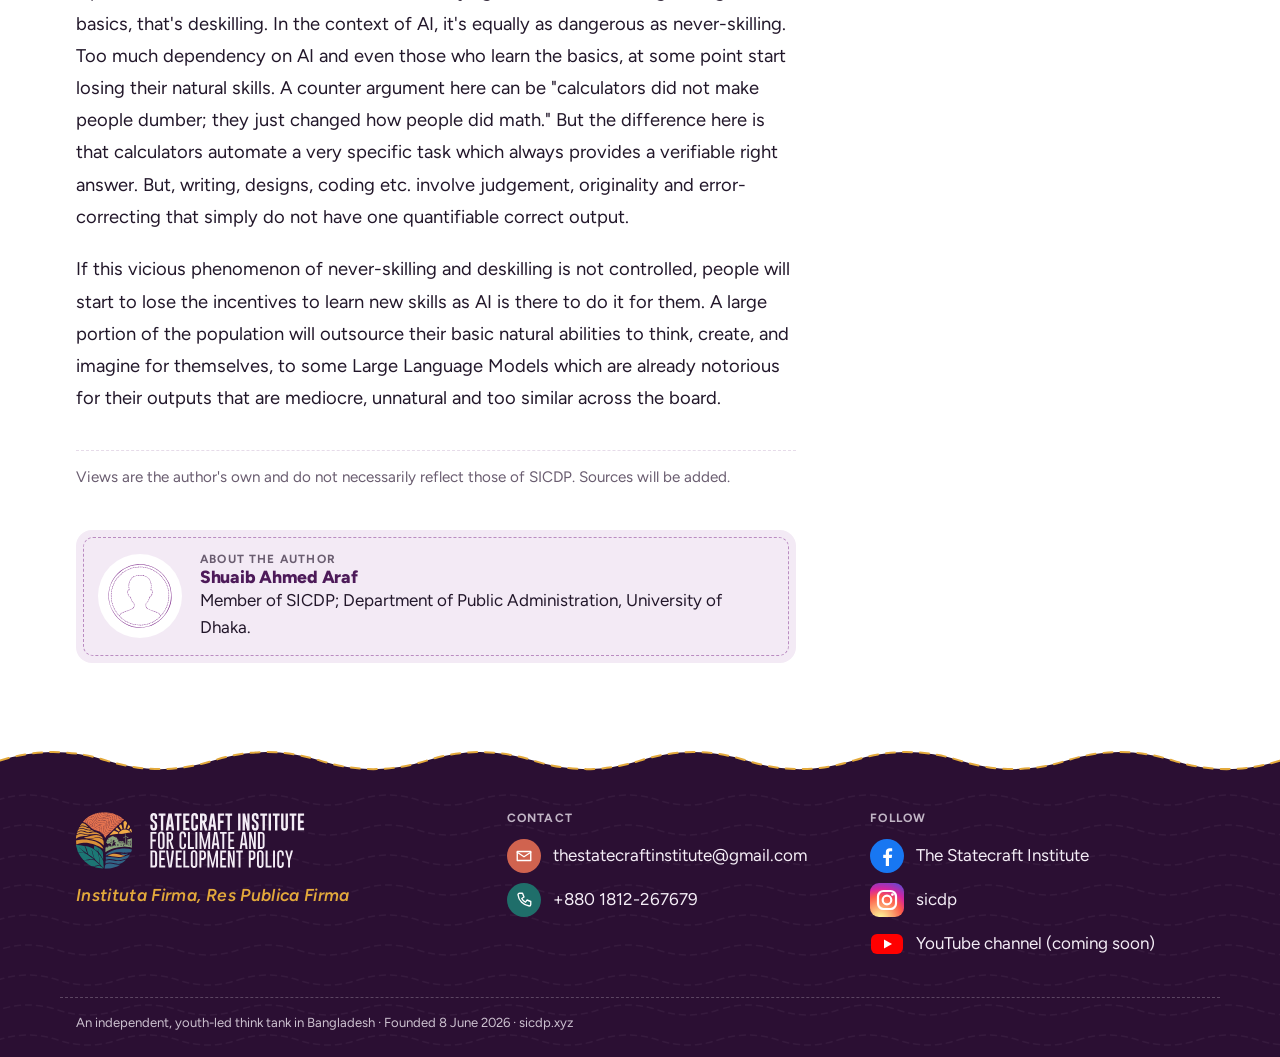
<file: site/articles/never-skilling.html>
<!doctype html>
<html lang="en">
<head>
<meta charset="utf-8">
<meta name="viewport" content="width=device-width, initial-scale=1, viewport-fit=cover">
<title>The Nightmare of Never-Skilling · Statecraft Institute</title>
<meta name="description" content="The Nightmare of Never-Skilling, an article by Shuaib Ahmed Araf.">
<meta name="theme-color" content="#812f8e" media="(prefers-color-scheme: light)">
<meta name="theme-color" content="#141215" media="(prefers-color-scheme: dark)">
<link rel="icon" href="../assets/logo/emblem-purple.svg" type="image/svg+xml">
<link rel="preconnect" href="https://fonts.googleapis.com"><link rel="preconnect" href="https://fonts.gstatic.com" crossorigin>
<link rel="stylesheet" href="https://fonts.googleapis.com/css2?family=Figtree:ital,wght@0,400;0,600;0,700;0,800;1,600&display=swap">
<link rel="stylesheet" href="../assets/site.css">
</head>
<body>
<div class="weave" aria-hidden="true"></div><div class="weave-glow" aria-hidden="true"></div>
<header class="site"><div class="wrap bar">
<a class="mini" href="../index.html" aria-label="Statecraft Institute, home"><img class="logo-light" src="../assets/logo/lockup-white.svg" alt="Statecraft Institute for Climate and Development Policy" width="300" height="76"><img class="logo-dark" src="../assets/logo/lockup-dark.svg" alt="Statecraft Institute for Climate and Development Policy" width="300" height="76"></a>
<button class="menu-btn" type="button" aria-expanded="false" aria-controls="nav">Menu</button>
<nav class="main" id="nav" aria-label="Main"><ul>
<li class="drop"><button class="sub" type="button" aria-expanded="false">About SICDP <span class="caret" aria-hidden="true"></span></button><ul><li><a href="../about/who-we-are.html">Who we are</a></li><li><a href="../about/board-of-advisers.html">Board of Advisers</a></li><li><a href="../about/international-advisers.html">International Advisers</a></li><li><a href="../about/allies.html">Allies</a></li><li><a href="../about/team.html">Team</a></li></ul></li>
<li><a href="../index.html#work">Our work</a></li><li><a href="../field-diaries.html">Field Diaries</a></li><li><a href="../index.html#articles" aria-current="page">Articles</a></li><li><a href="../events.html">Events</a></li>
<li class="menu-only"><button class="theme-btn" type="button">Dark mode</button></li>
</ul></nav>
<button class="theme-btn" type="button">Dark mode</button>
</div></header>
<main><div class="wrap op-layout"><article class="op">
<p class="label"><a href="../index.html#articles">Articles</a></p>
<h1>The Nightmare of Never-Skilling</h1>
<div class="metaline"><span>Shuaib Ahmed Araf</span><span><svg class="ico" viewBox="0 0 24 24" aria-hidden="true"><rect x="3.5" y="5" width="17" height="15" rx="2"/><path d="M3.5 10h17M8 3v4M16 3v4"/></svg>September 2026</span><a class="catchip" href="../index.html#articles">Technology &amp; Society</a></div>
<div class="thumb"><div class="art" aria-hidden="true" style="-webkit-mask-image:url(../assets/art/thumb-neverskilling.svg);mask-image:url(../assets/art/thumb-neverskilling.svg);--ar:2.254;"></div></div>
<div class="body"><p>Never-Skilling, a relatively new term in the age of Artificial Intelligence, simply means that you never learn a particular foundational skill because AI is there to do it for you. In the pre-AI days, if a person had to write an essay, they had to build up an original idea, structure their cases, uphold arguments, defend their points and most importantly make mistakes from which they could improve. But now, they can give a prompt to any LLM, and it will write down that essay within seconds. But this obviously goes beyond simple essays. Design may be going through one of its weakest phases in recent memory, as many designs nowadays are made with generative AI. AI generated designs on logos, posters, and banners are at their peak. A recently popularized term is &quot;vibe coding&quot;, where people can give AI some prompts and it will design websites, apps or even simple software for them. This essentially makes learning the basics of a programming language obsolete.</p>
<p>How AI works is that the corporations behind these train them on actual human made content from throughout history. Books, articles, blogs and many more human creations are fed into these AI to train them, and these chatbots analyze and compile those materials when generating contents. As the training materials are almost the same across the LLMs, the content they churn out often shares the core features and patterns. This breeds unnatural conformity among the outputs, directly detectable to a human mind which is pretty good at detecting patterns. For example, a common difference between human writing and AI is the &quot;stylistic tic&quot; as AI is likely to overuse (-) em-dashes or use phrases like &quot;delve into&quot; more than the usual.</p>
<p>Imagine a child of a primary school is handed a calculator. Or a 7th grade student gets to use a scientific calculator in his exams. The idea of learning how to solve math problems manually becomes irrelevant for them. They can simply do these calculations on their calculators without knowing how the basic mathematical functions work. That&#x27;s a classic never-skilling example. Another term we cannot ignore is &quot;deskilling&quot;. If a person learnt those calculations, but after relying on calculators for ages forgets the basics, that&#x27;s deskilling. In the context of AI, it&#x27;s equally as dangerous as never-skilling. Too much dependency on AI and even those who learn the basics, at some point start losing their natural skills. A counter argument here can be &quot;calculators did not make people dumber; they just changed how people did math.&quot; But the difference here is that calculators automate a very specific task which always provides a verifiable right answer. But, writing, designs, coding etc. involve judgement, originality and error-correcting that simply do not have one quantifiable correct output.</p>
<p>If this vicious phenomenon of never-skilling and deskilling is not controlled, people will start to lose the incentives to learn new skills as AI is there to do it for them. A large portion of the population will outsource their basic natural abilities to think, create, and imagine for themselves, to some Large Language Models which are already notorious for their outputs that are mediocre, unnatural and too similar across the board.</p></div>
<p class="disclaimer">Views are the author's own and do not necessarily reflect those of SICDP. Sources will be added.</p>
<div class="author-box"><div class="face"><div class="art" aria-hidden="true" style="-webkit-mask-image:url(../assets/art/seat.svg);mask-image:url(../assets/art/seat.svg);--ar:0.994;"></div></div><div><p class="label muted">About the author</p><h2>Shuaib Ahmed Araf</h2><p>Member of SICDP; Department of Public Administration, University of Dhaka.</p></div></div>
</article>
<aside class="op-side"><section><h2>You may also like</h2><ul><li><a href="tarl.html">TaRL: Small Solution to a Big Problem<span>Shuaib Ahmed Araf</span></a></li><li><a href="is-bangladesh-ready-to-automate.html">Is Bangladesh Ready to Automate?<span>Md. Imam Hossain Shihab</span></a></li></ul></section><section><h2>Categories</h2><ul><li><a href="../index.html#articles">Education &amp; Public Policy</a></li><li><a href="../index.html#articles">Technology &amp; Society</a></li><li><a href="../index.html#articles">Technology &amp; State Capacity</a></li></ul></section></aside></div></main><footer class="site"><svg class="crest" viewBox="0 0 1440 48" preserveAspectRatio="none" aria-hidden="true"><path class="fill" d="M0 24 Q 60 8 120 24 Q 180 40 240 24 Q 300 8 360 24 Q 420 40 480 24 Q 540 8 600 24 Q 660 40 720 24 Q 780 8 840 24 Q 900 40 960 24 Q 1020 8 1080 24 Q 1140 40 1200 24 Q 1260 8 1320 24 Q 1380 40 1440 24 V48 H0 Z"/><path class="stitch" d="M0 24 Q 60 8 120 24 Q 180 40 240 24 Q 300 8 360 24 Q 420 40 480 24 Q 540 8 600 24 Q 660 40 720 24 Q 780 8 840 24 Q 900 40 960 24 Q 1020 8 1080 24 Q 1140 40 1200 24 Q 1260 8 1320 24 Q 1380 40 1440 24"/></svg><div class="body">
<div class="wrap cols">
<div><img class="lock" src="../assets/logo/lockup-dark.svg" alt="Statecraft Institute for Climate and Development Policy" width="230" height="58">
<p class="motto" style="margin-top:14px">Instituta Firma, Res Publica Firma</p></div>
<div><h2>Contact</h2><ul class="contact"><li><span class="ic" style="--c:var(--coral)"><svg class="ico" viewBox="0 0 24 24" role="img" aria-label="Email"><path d="M3 6h18v12H3z"/><path d="M3 7l9 6 9-6"/></svg></span><span class="copy">thestatecraftinstitute@gmail.com</span></li><li><span class="ic" style="--c:var(--teal)"><svg class="ico" viewBox="0 0 24 24" role="img" aria-label="Phone"><path d="M6 3h4l2 5-3 2a11 11 0 0 0 5 5l2-3 5 2v4a2 2 0 0 1-2 2A17 17 0 0 1 4 5a2 2 0 0 1 2-2z"/></svg></span><span class="copy">+880 1812-267679</span></li></ul></div>
<div><h2>Follow</h2><ul class="contact"><li><span class="brand"><svg viewBox="0 0 34 34" role="img" aria-label="Facebook"><circle cx="17" cy="17" r="17" fill="#1877F2"/><path fill="#fff" d="M19 27v-8h2.7l.4-3.2H19v-2c0-.9.3-1.6 1.6-1.6h1.6V9.4c-.3 0-1.3-.1-2.4-.1-2.4 0-4 1.4-4 4.1v2.4h-2.6V19h2.6v8z"/></svg></span><span>The Statecraft Institute</span></li><li><span class="brand"><svg viewBox="0 0 34 34" role="img" aria-label="Instagram"><defs><radialGradient id="ig" cx="30%" cy="107%" r="150%"><stop offset="0" stop-color="#fdf497"/><stop offset=".05" stop-color="#fdf497"/><stop offset=".45" stop-color="#fd5949"/><stop offset=".6" stop-color="#d6249f"/><stop offset=".9" stop-color="#285AEB"/></radialGradient></defs><rect width="34" height="34" rx="9" fill="url(#ig)"/><rect x="8" y="8" width="18" height="18" rx="5.5" fill="none" stroke="#fff" stroke-width="2.2"/><circle cx="17" cy="17" r="4.3" fill="none" stroke="#fff" stroke-width="2.2"/><circle cx="22.4" cy="11.6" r="1.4" fill="#fff"/></svg></span><span>sicdp</span></li><li><span class="brand"><svg viewBox="0 0 34 34" role="img" aria-label="YouTube"><rect x="1" y="7" width="32" height="20" rx="6" fill="#FF0000"/><path fill="#fff" d="M14 12.5v9l8-4.5z"/></svg></span><span>YouTube channel (coming soon)</span></li></ul></div>
</div>
<div class="wrap fine">An independent, youth-led think tank in Bangladesh · Founded 8 June 2026 · sicdp.xyz</div>
</div></footer>
<script src="../assets/site.js" defer></script>
</body>
</html>
</file>
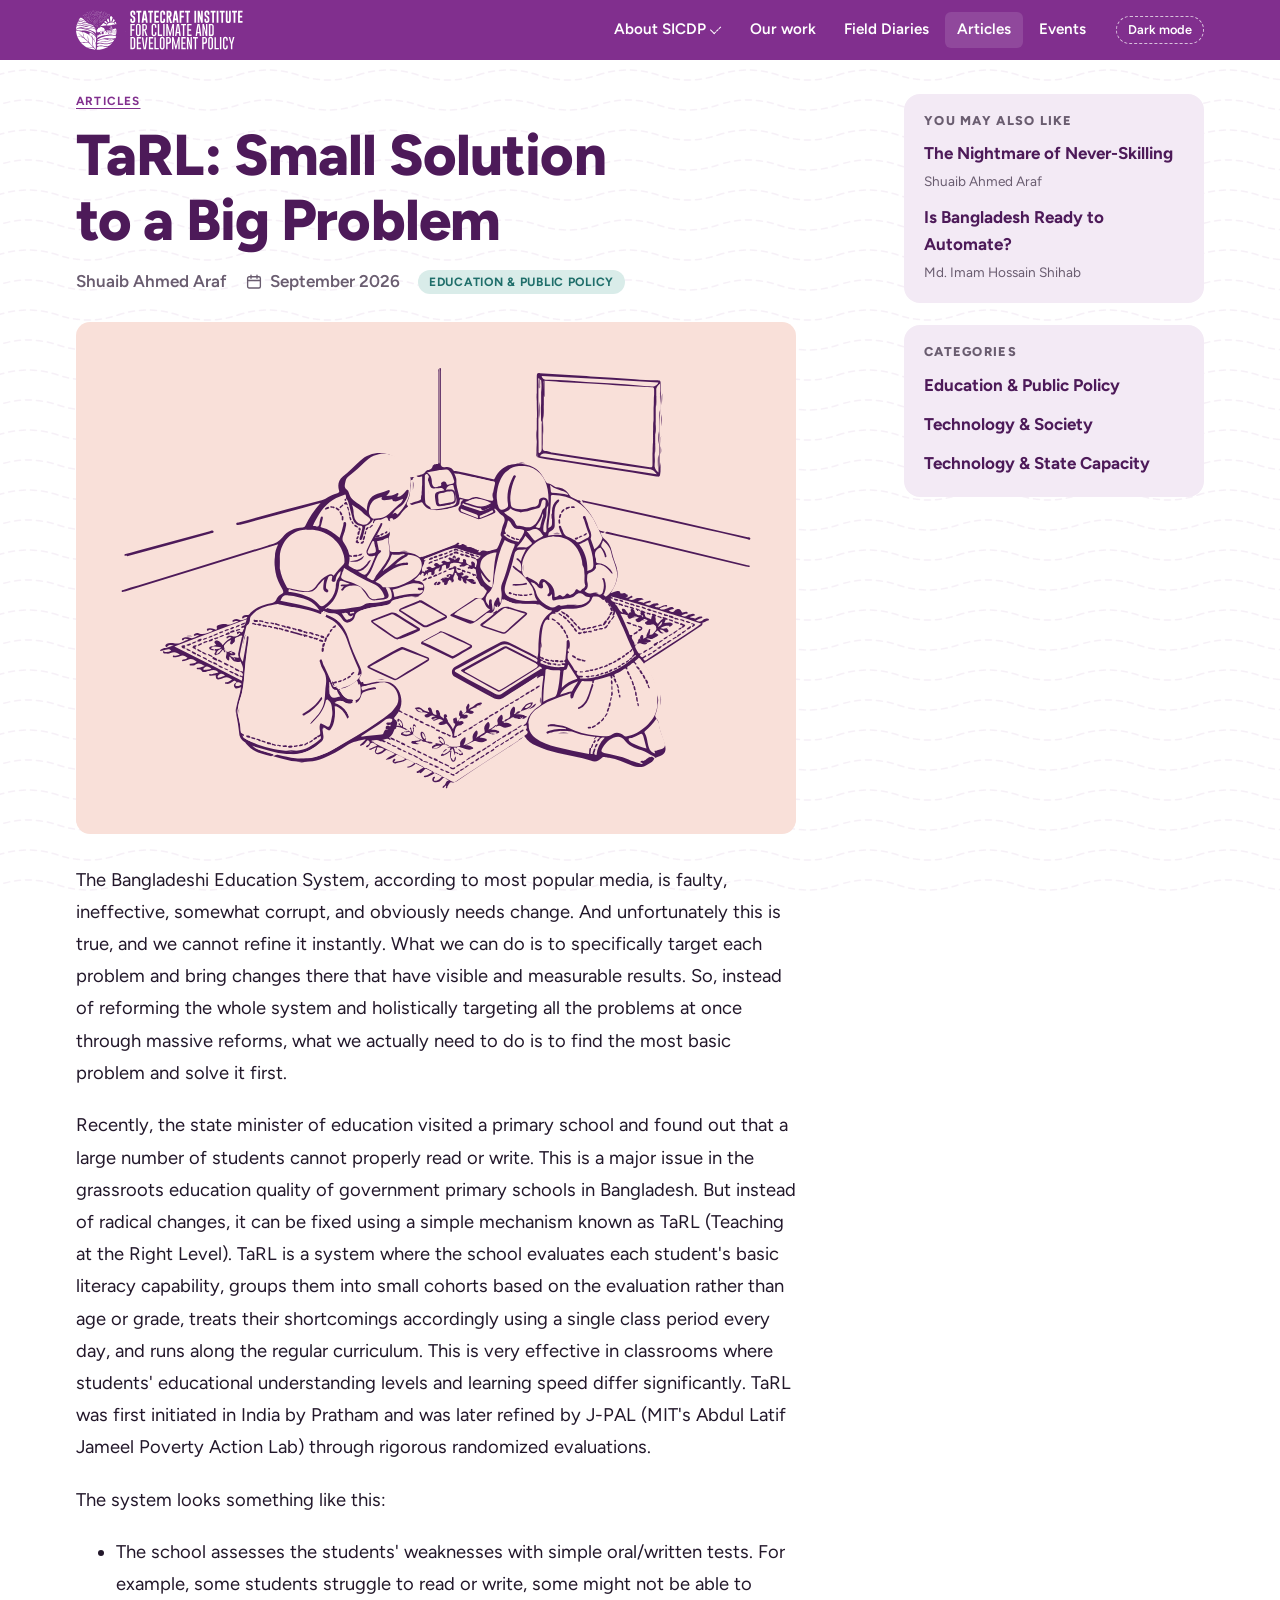
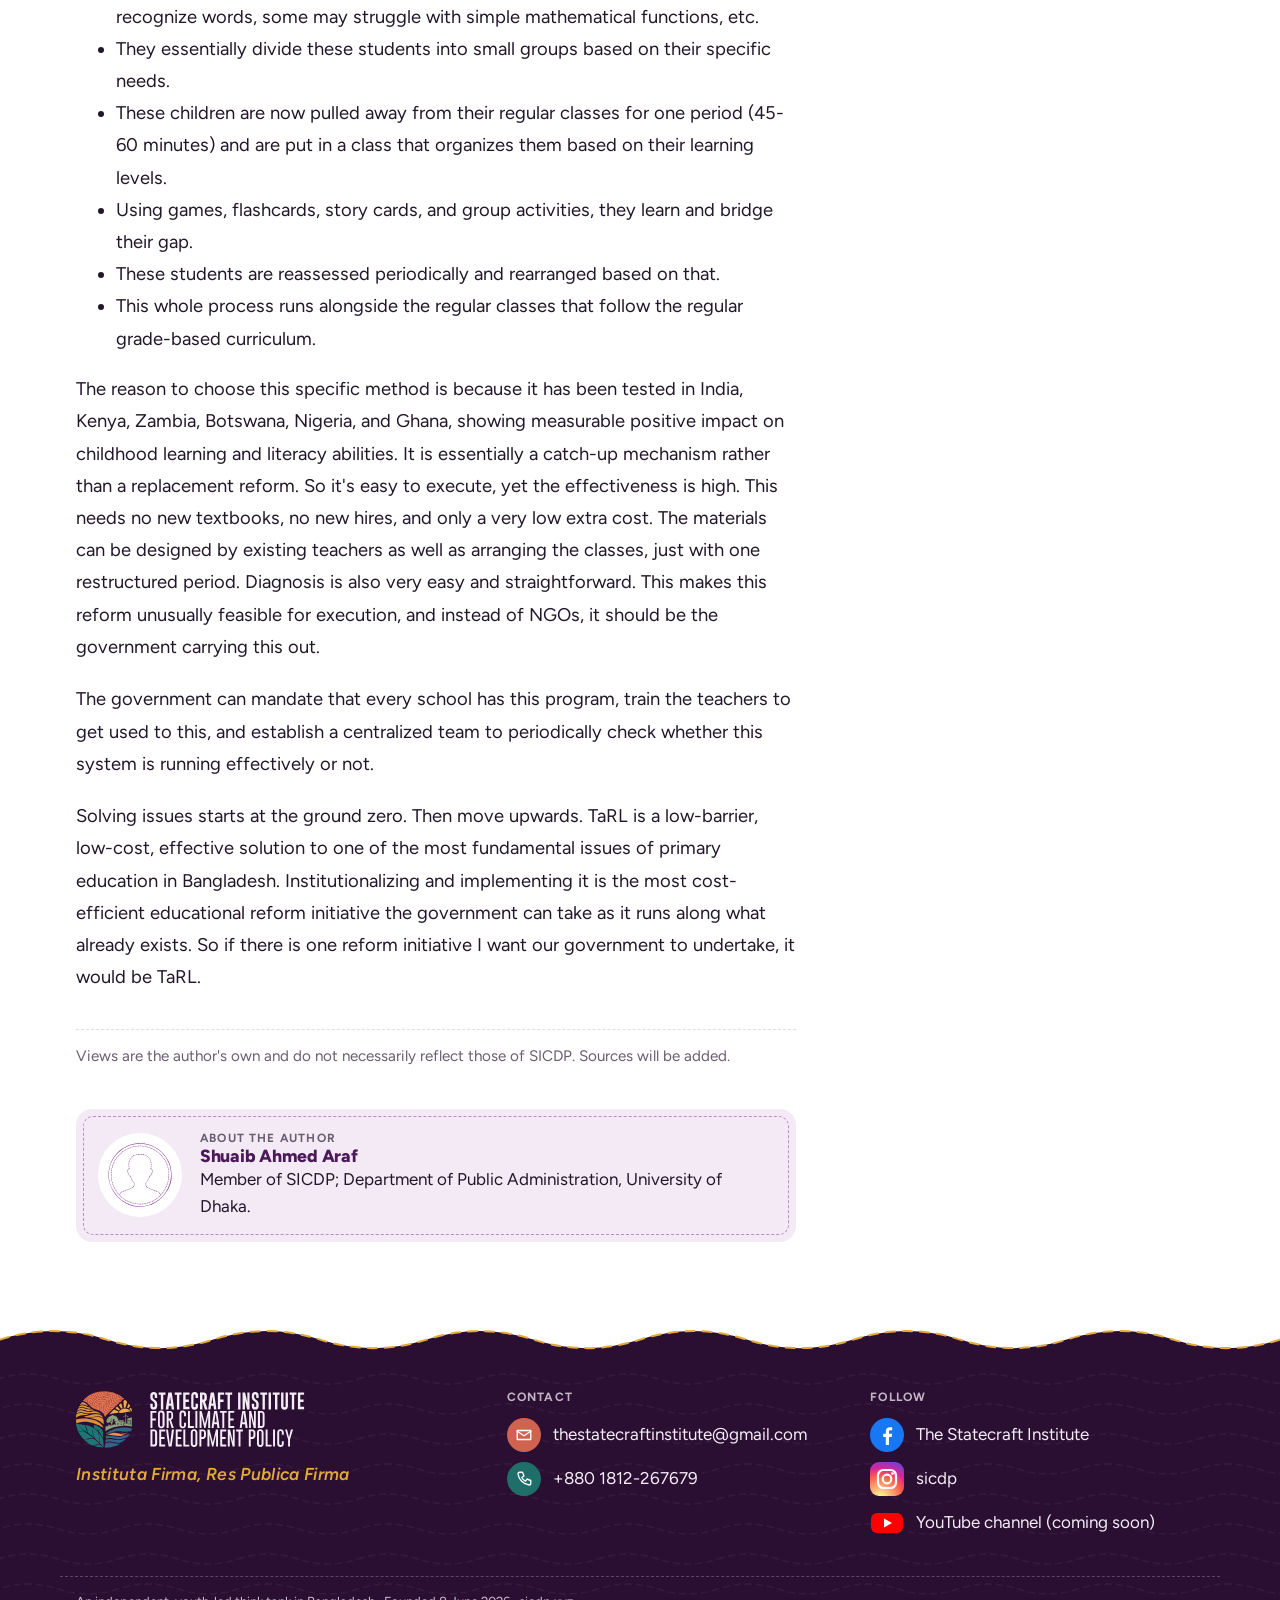
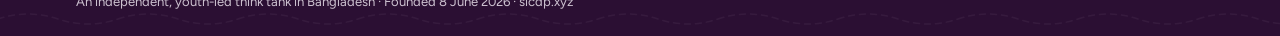
<file: site/articles/tarl.html>
<!doctype html>
<html lang="en">
<head>
<meta charset="utf-8">
<meta name="viewport" content="width=device-width, initial-scale=1, viewport-fit=cover">
<title>TaRL: Small Solution to a Big Problem · Statecraft Institute</title>
<meta name="description" content="TaRL: Small Solution to a Big Problem, an article by Shuaib Ahmed Araf.">
<meta name="theme-color" content="#812f8e" media="(prefers-color-scheme: light)">
<meta name="theme-color" content="#141215" media="(prefers-color-scheme: dark)">
<link rel="icon" href="../assets/logo/emblem-purple.svg" type="image/svg+xml">
<link rel="preconnect" href="https://fonts.googleapis.com"><link rel="preconnect" href="https://fonts.gstatic.com" crossorigin>
<link rel="stylesheet" href="https://fonts.googleapis.com/css2?family=Figtree:ital,wght@0,400;0,600;0,700;0,800;1,600&display=swap">
<link rel="stylesheet" href="../assets/site.css">
</head>
<body>
<div class="weave" aria-hidden="true"></div><div class="weave-glow" aria-hidden="true"></div>
<header class="site"><div class="wrap bar">
<a class="mini" href="../index.html" aria-label="Statecraft Institute, home"><img class="logo-light" src="../assets/logo/lockup-white.svg" alt="Statecraft Institute for Climate and Development Policy" width="300" height="76"><img class="logo-dark" src="../assets/logo/lockup-dark.svg" alt="Statecraft Institute for Climate and Development Policy" width="300" height="76"></a>
<button class="menu-btn" type="button" aria-expanded="false" aria-controls="nav">Menu</button>
<nav class="main" id="nav" aria-label="Main"><ul>
<li class="drop"><button class="sub" type="button" aria-expanded="false">About SICDP <span class="caret" aria-hidden="true"></span></button><ul><li><a href="../about/who-we-are.html">Who we are</a></li><li><a href="../about/board-of-advisers.html">Board of Advisers</a></li><li><a href="../about/international-advisers.html">International Advisers</a></li><li><a href="../about/allies.html">Allies</a></li><li><a href="../about/team.html">Team</a></li></ul></li>
<li><a href="../index.html#work">Our work</a></li><li><a href="../field-diaries.html">Field Diaries</a></li><li><a href="../index.html#articles" aria-current="page">Articles</a></li><li><a href="../events.html">Events</a></li>
<li class="menu-only"><button class="theme-btn" type="button">Dark mode</button></li>
</ul></nav>
<button class="theme-btn" type="button">Dark mode</button>
</div></header>
<main><div class="wrap op-layout"><article class="op">
<p class="label"><a href="../index.html#articles">Articles</a></p>
<h1>TaRL: Small Solution to a Big Problem</h1>
<div class="metaline"><span>Shuaib Ahmed Araf</span><span><svg class="ico" viewBox="0 0 24 24" aria-hidden="true"><rect x="3.5" y="5" width="17" height="15" rx="2"/><path d="M3.5 10h17M8 3v4M16 3v4"/></svg>September 2026</span><a class="catchip" href="../index.html#articles">Education &amp; Public Policy</a></div>
<div class="thumb"><div class="art" aria-hidden="true" style="-webkit-mask-image:url(../assets/art/thumb-tarl.svg);mask-image:url(../assets/art/thumb-tarl.svg);--ar:1.448;"></div></div>
<div class="body"><p>The Bangladeshi Education System, according to most popular media, is faulty, ineffective, somewhat corrupt, and obviously needs change. And unfortunately this is true, and we cannot refine it instantly. What we can do is to specifically target each problem and bring changes there that have visible and measurable results. So, instead of reforming the whole system and holistically targeting all the problems at once through massive reforms, what we actually need to do is to find the most basic problem and solve it first.</p>
<p>Recently, the state minister of education visited a primary school and found out that a large number of students cannot properly read or write. This is a major issue in the grassroots education quality of government primary schools in Bangladesh. But instead of radical changes, it can be fixed using a simple mechanism known as TaRL (Teaching at the Right Level). TaRL is a system where the school evaluates each student&#x27;s basic literacy capability, groups them into small cohorts based on the evaluation rather than age or grade, treats their shortcomings accordingly using a single class period every day, and runs along the regular curriculum. This is very effective in classrooms where students&#x27; educational understanding levels and learning speed differ significantly. TaRL was first initiated in India by Pratham and was later refined by J-PAL (MIT&#x27;s Abdul Latif Jameel Poverty Action Lab) through rigorous randomized evaluations.</p>
<p>The system looks something like this:</p>
<ul><li>The school assesses the students&#x27; weaknesses with simple oral/written tests. For example, some students struggle to read or write, some might not be able to recognize words, some may struggle with simple mathematical functions, etc.</li><li>They essentially divide these students into small groups based on their specific needs.</li><li>These children are now pulled away from their regular classes for one period (45-60 minutes) and are put in a class that organizes them based on their learning levels.</li><li>Using games, flashcards, story cards, and group activities, they learn and bridge their gap.</li><li>These students are reassessed periodically and rearranged based on that.</li><li>This whole process runs alongside the regular classes that follow the regular grade-based curriculum.</li></ul>
<p>The reason to choose this specific method is because it has been tested in India, Kenya, Zambia, Botswana, Nigeria, and Ghana, showing measurable positive impact on childhood learning and literacy abilities. It is essentially a catch-up mechanism rather than a replacement reform. So it&#x27;s easy to execute, yet the effectiveness is high. This needs no new textbooks, no new hires, and only a very low extra cost. The materials can be designed by existing teachers as well as arranging the classes, just with one restructured period. Diagnosis is also very easy and straightforward. This makes this reform unusually feasible for execution, and instead of NGOs, it should be the government carrying this out.</p>
<p>The government can mandate that every school has this program, train the teachers to get used to this, and establish a centralized team to periodically check whether this system is running effectively or not.</p>
<p>Solving issues starts at the ground zero. Then move upwards. TaRL is a low-barrier, low-cost, effective solution to one of the most fundamental issues of primary education in Bangladesh. Institutionalizing and implementing it is the most cost-efficient educational reform initiative the government can take as it runs along what already exists. So if there is one reform initiative I want our government to undertake, it would be TaRL.</p></div>
<p class="disclaimer">Views are the author's own and do not necessarily reflect those of SICDP. Sources will be added.</p>
<div class="author-box"><div class="face"><div class="art" aria-hidden="true" style="-webkit-mask-image:url(../assets/art/seat.svg);mask-image:url(../assets/art/seat.svg);--ar:0.994;"></div></div><div><p class="label muted">About the author</p><h2>Shuaib Ahmed Araf</h2><p>Member of SICDP; Department of Public Administration, University of Dhaka.</p></div></div>
</article>
<aside class="op-side"><section><h2>You may also like</h2><ul><li><a href="never-skilling.html">The Nightmare of Never-Skilling<span>Shuaib Ahmed Araf</span></a></li><li><a href="is-bangladesh-ready-to-automate.html">Is Bangladesh Ready to Automate?<span>Md. Imam Hossain Shihab</span></a></li></ul></section><section><h2>Categories</h2><ul><li><a href="../index.html#articles">Education &amp; Public Policy</a></li><li><a href="../index.html#articles">Technology &amp; Society</a></li><li><a href="../index.html#articles">Technology &amp; State Capacity</a></li></ul></section></aside></div></main><footer class="site"><svg class="crest" viewBox="0 0 1440 48" preserveAspectRatio="none" aria-hidden="true"><path class="fill" d="M0 24 Q 60 8 120 24 Q 180 40 240 24 Q 300 8 360 24 Q 420 40 480 24 Q 540 8 600 24 Q 660 40 720 24 Q 780 8 840 24 Q 900 40 960 24 Q 1020 8 1080 24 Q 1140 40 1200 24 Q 1260 8 1320 24 Q 1380 40 1440 24 V48 H0 Z"/><path class="stitch" d="M0 24 Q 60 8 120 24 Q 180 40 240 24 Q 300 8 360 24 Q 420 40 480 24 Q 540 8 600 24 Q 660 40 720 24 Q 780 8 840 24 Q 900 40 960 24 Q 1020 8 1080 24 Q 1140 40 1200 24 Q 1260 8 1320 24 Q 1380 40 1440 24"/></svg><div class="body">
<div class="wrap cols">
<div><img class="lock" src="../assets/logo/lockup-dark.svg" alt="Statecraft Institute for Climate and Development Policy" width="230" height="58">
<p class="motto" style="margin-top:14px">Instituta Firma, Res Publica Firma</p></div>
<div><h2>Contact</h2><ul class="contact"><li><span class="ic" style="--c:var(--coral)"><svg class="ico" viewBox="0 0 24 24" role="img" aria-label="Email"><path d="M3 6h18v12H3z"/><path d="M3 7l9 6 9-6"/></svg></span><span class="copy">thestatecraftinstitute@gmail.com</span></li><li><span class="ic" style="--c:var(--teal)"><svg class="ico" viewBox="0 0 24 24" role="img" aria-label="Phone"><path d="M6 3h4l2 5-3 2a11 11 0 0 0 5 5l2-3 5 2v4a2 2 0 0 1-2 2A17 17 0 0 1 4 5a2 2 0 0 1 2-2z"/></svg></span><span class="copy">+880 1812-267679</span></li></ul></div>
<div><h2>Follow</h2><ul class="contact"><li><span class="brand"><svg viewBox="0 0 34 34" role="img" aria-label="Facebook"><circle cx="17" cy="17" r="17" fill="#1877F2"/><path fill="#fff" d="M19 27v-8h2.7l.4-3.2H19v-2c0-.9.3-1.6 1.6-1.6h1.6V9.4c-.3 0-1.3-.1-2.4-.1-2.4 0-4 1.4-4 4.1v2.4h-2.6V19h2.6v8z"/></svg></span><span>The Statecraft Institute</span></li><li><span class="brand"><svg viewBox="0 0 34 34" role="img" aria-label="Instagram"><defs><radialGradient id="ig" cx="30%" cy="107%" r="150%"><stop offset="0" stop-color="#fdf497"/><stop offset=".05" stop-color="#fdf497"/><stop offset=".45" stop-color="#fd5949"/><stop offset=".6" stop-color="#d6249f"/><stop offset=".9" stop-color="#285AEB"/></radialGradient></defs><rect width="34" height="34" rx="9" fill="url(#ig)"/><rect x="8" y="8" width="18" height="18" rx="5.5" fill="none" stroke="#fff" stroke-width="2.2"/><circle cx="17" cy="17" r="4.3" fill="none" stroke="#fff" stroke-width="2.2"/><circle cx="22.4" cy="11.6" r="1.4" fill="#fff"/></svg></span><span>sicdp</span></li><li><span class="brand"><svg viewBox="0 0 34 34" role="img" aria-label="YouTube"><rect x="1" y="7" width="32" height="20" rx="6" fill="#FF0000"/><path fill="#fff" d="M14 12.5v9l8-4.5z"/></svg></span><span>YouTube channel (coming soon)</span></li></ul></div>
</div>
<div class="wrap fine">An independent, youth-led think tank in Bangladesh · Founded 8 June 2026 · sicdp.xyz</div>
</div></footer>
<script src="../assets/site.js" defer></script>
</body>
</html>
</file>
<file: site/assets/site.css>
/* Statecraft Institute (SICDP) site styles.
   Layout idea: the emblem's colours as bands of cloth, joined by one purple running stitch. */
:root {
  /* brand */
  --purple: #812f8e; --plum: #3a1442; --teal: #1f6e6a; --blue: #2f5d7c; --coral: #d0634f; --saffron: #e3a93b; --sage: #8ea585;
  /* surfaces and text (light) */
  --paper: #ffffff; --text: #22172a; --muted: #6a5d70; --rule: #e6dbe9; --ink: #812f8e; --ink-deep: #4d1a59;
  --lilac: #f3eaf5; --t-saffron: #fbeccb; --t-teal: #d9ece9; --t-coral: #f9e0d9; --t-blue: #dde8f0;
  --band-dark: #3a1442; --on-dark: #ffffff; --band-blue: #2f5d7c; --band-sun: #f4c766; --on-sun: #2a1a08;
  --header: #812f8e; --on-header: #ffffff; --footer: #2b0f33; --on-footer: #f4edf6;
  --weave: 0.07; --glow: 0.42;
  --sans: "Figtree", "Segoe UI", Roboto, Helvetica, Arial, sans-serif;
  --wrap: 1160px;
  --gut: max(16px, env(safe-area-inset-left, 0px)); --gut-r: max(16px, env(safe-area-inset-right, 0px));
  color-scheme: light;
}
@media (prefers-color-scheme: dark) {
  :root:not([data-theme="light"]) {
    --paper: #1c1a1e; --text: #f4edf6; --muted: #b9abbd; --rule: #3a3340; --ink: #d9b8df; --ink-deep: #ecd8f0;
    --lilac: #262129; --t-saffron: #33291a; --t-teal: #18302e; --t-coral: #36211d; --t-blue: #1b2a35;
    --band-dark: #120f14; --on-dark: #f4edf6; --band-blue: #17293a; --band-sun: #3a2b11; --on-sun: #fbecd0;
    --header: #141215; --on-header: #f4edf6; --footer: #0e0c0f; --on-footer: #f4edf6;
    --weave: 0.06; --glow: 0.35; color-scheme: dark;
  }
}
:root[data-theme="dark"] {
  --paper: #1c1a1e; --text: #f4edf6; --muted: #b9abbd; --rule: #3a3340; --ink: #d9b8df; --ink-deep: #ecd8f0;
  --lilac: #262129; --t-saffron: #33291a; --t-teal: #18302e; --t-coral: #36211d; --t-blue: #1b2a35;
  --band-dark: #120f14; --on-dark: #f4edf6; --band-blue: #17293a; --band-sun: #3a2b11; --on-sun: #fbecd0;
  --header: #141215; --on-header: #f4edf6; --footer: #0e0c0f; --on-footer: #f4edf6;
  --weave: 0.06; --glow: 0.35; color-scheme: dark;
}
@media (hover: none) { :root { --weave: 0.11; } }

* { box-sizing: border-box; }
html { scroll-behavior: smooth; }
body { margin: 0; background: var(--paper); color: var(--text); font: 400 1.0625rem/1.6 var(--sans); -webkit-font-smoothing: antialiased; overflow-x: hidden; }
img { max-width: 100%; height: auto; display: block; }
a { color: var(--ink); text-underline-offset: 3px; }
:focus-visible { outline: 2px dashed var(--ink); outline-offset: 3px; }
h1, h2, h3 { margin: 0; font-weight: 800; line-height: 1.12; letter-spacing: -0.015em; text-wrap: balance; }
p { margin: 0; }
.wrap { max-width: var(--wrap); margin: 0 auto; padding-left: var(--gut); padding-right: var(--gut-r); }
.label { font: 700 0.74rem/1.3 var(--sans); letter-spacing: 0.1em; text-transform: uppercase; }
.muted { color: var(--muted); }

/* theme-specific logos */
.logo-dark { display: none; }
@media (prefers-color-scheme: dark) { :root:not([data-theme="light"]) .logo-dark { display: block; } :root:not([data-theme="light"]) .logo-light { display: none; } }
:root[data-theme="dark"] .logo-dark { display: block; } :root[data-theme="dark"] .logo-light { display: none; }

/* ---------- the weave (kantha watermark) and its glow under a finger or cursor ---------- */
.weave, .weave-glow { position: fixed; inset: 0; z-index: 0; pointer-events: none;
  -webkit-mask: url("art/weave.svg") 0 0 / 120px 60px repeat; mask: url("art/weave.svg") 0 0 / 120px 60px repeat; }
.weave { background: color-mix(in srgb, var(--ink) calc(var(--weave) * 100%), transparent); }
.weave-glow { background: radial-gradient(circle 150px at var(--mx, -400px) var(--my, -400px), color-mix(in srgb, var(--ink) calc(var(--glow) * 100%), transparent), transparent 72%);
  opacity: 0; transition: opacity .5s ease; }
.weave-glow.on { opacity: 1; transition-duration: .15s; }
main, header.site, footer.site, .masthead { position: relative; z-index: 1; }
.band { position: relative; }

/* ---------- header and menu ---------- */
body::before { content: ""; position: fixed; inset: 0 0 auto; height: env(safe-area-inset-top, 0px); z-index: 10; background: var(--header); }
header.site { position: sticky; top: env(safe-area-inset-top, 0px); z-index: 8; background: var(--header); color: var(--on-header); }
header.site .bar { display: flex; align-items: center; gap: 18px; min-height: 60px; }
.mini { display: block; width: 168px; flex: none; opacity: clamp(0, calc((var(--p, 0) - .55) * 2.6), 1); transform: translateY(calc((1 - var(--p, 0)) * 8px)); }
.no-masthead .mini { opacity: 1; transform: none; }
nav.main { margin-left: auto; }
nav.main > ul { list-style: none; margin: 0; padding: 0; display: flex; align-items: center; gap: 4px; }
nav.main a, nav.main button.sub { color: var(--on-header); text-decoration: none; font: 600 0.95rem/1 var(--sans); padding: 10px 12px; border-radius: 6px; background: none; border: 0; cursor: pointer; display: inline-flex; align-items: center; gap: 6px; }
nav.main a:hover, nav.main button.sub:hover, nav.main a[aria-current="page"] { background: color-mix(in srgb, var(--on-header) 12%, transparent); }
.caret { width: 10px; height: 6px; border-left: 1.6px dashed currentColor; border-bottom: 1.6px dashed currentColor; transform: rotate(-45deg) translateY(-2px); }
.drop { position: relative; }
.drop ul { list-style: none; margin: 0; position: absolute; left: 0; top: calc(100% + 8px); min-width: 250px; padding: 12px; background: var(--paper); border-radius: 12px;
  box-shadow: 0 14px 40px rgba(20, 8, 24, .22); opacity: 0; visibility: hidden; transform: translateY(6px); transition: opacity .2s, transform .2s, visibility .2s; }
.drop ul::before { content: ""; position: absolute; inset: 6px; border: 1.6px dashed color-mix(in srgb, var(--ink) 55%, transparent); border-radius: 8px; pointer-events: none; }
.drop:hover ul, .drop:focus-within ul, .drop.open ul { opacity: 1; visibility: visible; transform: none; }
.drop ul a { color: var(--text); display: block; padding: 11px 14px; border-radius: 6px; font-weight: 600;
  background: linear-gradient(90deg, var(--ink) 55%, transparent 0) 14px calc(100% - 6px) / 9px 1.6px repeat-x; background-size: 0 1.6px; transition: background-size .3s; }
.drop ul a:hover, .drop ul a[aria-current="page"] { background-color: var(--lilac); background-size: 9px 1.6px; }
.theme-btn { flex: none; display: inline-flex; align-items: center; gap: 6px; font: 600 0.8rem/1 var(--sans); color: var(--on-header); background: none;
  border: 1.6px dashed color-mix(in srgb, var(--on-header) 70%, transparent); border-radius: 999px; padding: 7px 11px; cursor: pointer; }
.menu-btn { display: none; margin-left: auto; background: none; border: 1.6px dashed currentColor; color: inherit; border-radius: 8px; padding: 8px 12px; font: 600 0.9rem var(--sans); cursor: pointer; }
.menu-only { display: none; }
@media (max-width: 900px) {
  .menu-btn { display: block; }
  header.site .bar > .theme-btn { display: none; }
  nav.main { position: absolute; left: 0; right: 0; top: 100%; background: var(--header); display: none; padding: 6px var(--gut-r) 18px var(--gut); max-height: calc(100vh - 60px); overflow: auto; }
  nav.main.open { display: block; }
  nav.main > ul { flex-direction: column; align-items: stretch; gap: 2px; }
  nav.main a, nav.main button.sub { width: 100%; padding: 14px 6px; font-size: 1.05rem; justify-content: space-between; }
  .drop ul { position: static; min-width: 0; opacity: 1; visibility: visible; transform: none; box-shadow: none; background: transparent; padding: 0 0 6px 14px; display: none; }
  .drop.open ul { display: block; }
  .drop ul::before { inset: 0 auto 0 4px; border: 0; border-left: 1.6px dashed color-mix(in srgb, var(--on-header) 60%, transparent); }
  .drop ul a { color: var(--on-header); }
  .drop ul a:hover { background-color: transparent; }
  .menu-only { display: block; padding-top: 12px; }
  .mini { width: 140px; }
}
header.site::after { content: ""; position: absolute; left: 0; right: 0; bottom: 3px; height: 2px; opacity: 0; pointer-events: none;
  background: linear-gradient(90deg, var(--on-header) 55%, transparent 0) 0 0 / 12px 2px repeat-x; transition: opacity .4s; }
header.site.tap::after { opacity: .55; }

/* ---------- masthead: every page opens with the full logo ---------- */
.masthead { padding-block: clamp(26px, 5vw, 56px) clamp(18px, 3vw, 28px); }
.masthead .lockup { display: block; width: min(560px, 100%); transform-origin: left top; transform: translateY(calc(var(--p, 0) * -18px)) scale(calc(1 - var(--p, 0) * .45)); opacity: calc(1 - var(--p, 0) * 1.1); will-change: transform, opacity; }
.masthead .lockup img { width: 100%; }
.page-title { margin-top: clamp(26px, 4vw, 40px); font-size: clamp(2rem, 5vw, 3.4rem); color: var(--ink-deep); }
.eyebrow { color: var(--muted); }

/* home hero */
.hero { display: grid; grid-template-columns: minmax(0, 0.95fr) minmax(0, 1.05fr); gap: clamp(26px, 5vw, 64px); align-items: center; margin-top: clamp(22px, 4vw, 40px); }
.hero .eyebrow { margin-top: 0; }
.motto { margin-top: 14px; font: italic 600 1.08rem/1.3 var(--sans); color: var(--ink); letter-spacing: .02em; }
.lede { margin-top: 16px; font-size: clamp(1.15rem, 2vw, 1.4rem); line-height: 1.45; max-width: 30ch; font-weight: 600; }
.cta { display: flex; flex-wrap: wrap; gap: 12px; margin-top: 26px; }
.btn { display: inline-flex; align-items: center; gap: 8px; padding: 12px 20px; border-radius: 999px; font: 700 0.95rem/1 var(--sans); text-decoration: none; border: 2px solid var(--ink); color: var(--ink); background: transparent; }
.btn.solid { background: var(--purple); border-color: var(--purple); color: #fff; }
.btn:hover { border-style: dashed; }
.on-dark .btn { color: var(--on-dark); border-color: var(--on-dark); }
.slides { position: relative; margin: 0; }
.slides .holder { position: relative; }
.slides .holder::before { content: ""; position: absolute; inset: 22px -14px -14px 22px; background: var(--purple); border-radius: 18px; }   /* colour block behind the photo */
.slides .stage { position: relative; aspect-ratio: 4 / 3; border-radius: 14px; overflow: hidden; background: var(--lilac); }
.slides .stage img { position: absolute; inset: 0; width: 100%; height: 100%; object-fit: cover; opacity: 0; transition: opacity .9s ease; }
.slides .stage img.show { opacity: 1; }
.slides .stage::after { content: ""; position: absolute; inset: 9px; border: 1.6px dashed rgba(255,255,255,.85); border-radius: 8px; pointer-events: none; }
.slides figcaption { position: relative; margin-top: 26px; font-size: 0.88rem; color: var(--muted); min-height: 2.6em; }
@media (max-width: 860px) { .hero { grid-template-columns: 1fr; } .slides .holder::before { inset: 16px -8px -8px 16px; } }

/* ---------- bands ---------- */
.band { padding-block: clamp(48px, 8vw, 96px); }
.band h2 { font-size: clamp(1.9rem, 4vw, 2.9rem); }
.band .head { display: flex; flex-wrap: wrap; align-items: end; justify-content: space-between; gap: 10px 32px; margin-bottom: 30px; }
.band .head p { max-width: 50ch; }
.on-dark { background: var(--band-dark); color: var(--on-dark); }
.on-dark h2, .on-dark h3 { color: var(--on-dark); }
.on-blue { background: var(--band-blue); color: #fff; }
.on-blue h2 { color: #fff; }
.on-lilac { background: var(--lilac); }
.on-sun { background: var(--band-sun); color: var(--on-sun); }
.on-sun h2 { color: var(--on-sun); }
.band:not(.on-dark):not(.on-blue):not(.on-sun) h2 { color: var(--ink-deep); }

/* who we are */
.intro { font-size: clamp(1.2rem, 2.2vw, 1.55rem); line-height: 1.45; max-width: 36ch; font-weight: 600; }
.intro + p { margin-top: 16px; max-width: 56ch; opacity: .9; }
.split { display: grid; grid-template-columns: minmax(0, 1fr) minmax(0, 1fr); gap: 40px; align-items: start; }
.focus { display: grid; gap: 16px; }
.focus .card { display: grid; grid-template-columns: 76px minmax(0, 1fr); gap: 18px; align-items: center; padding: 22px; border-radius: 16px; position: relative; }
.focus .card h3 { font-size: 1.25rem; margin-bottom: 4px; }
.card.saffron { background: var(--saffron); color: #2a1a08; } .card.saffron h3 { color: #2a1a08; }
.card.teal { background: var(--teal); color: #fff; } .card.teal h3 { color: #fff; }
.card.saffron .art { background: #2a1a08; } .card.teal .art { background: #fff; }
@media (max-width: 860px) { .split { grid-template-columns: 1fr; } }

/* stitched frames */
.stitched { position: relative; }
.stitched::before { content: ""; position: absolute; inset: 8px; border: 1.6px dashed color-mix(in srgb, currentColor 55%, transparent); border-radius: 10px; pointer-events: none; }

/* line art painted through a mask */
.art { background: var(--ink); -webkit-mask-position: center; mask-position: center; -webkit-mask-size: contain; mask-size: contain;
  -webkit-mask-repeat: no-repeat; mask-repeat: no-repeat; -webkit-mask-mode: luminance; mask-mode: luminance; aspect-ratio: var(--ar, 1); width: 100%; }

/* our work */
.work { display: grid; gap: 22px; }
.programme { background: var(--paper); border-radius: 18px; padding: clamp(22px, 3.4vw, 38px); border-top: 10px solid var(--accent); }
.programme.coral { --accent: var(--coral); } .programme.teal { --accent: var(--teal); } .programme.purple { --accent: var(--purple); }
.programme header { display: flex; flex-wrap: wrap; align-items: center; gap: 8px 14px; margin-bottom: 12px; }
.programme h3 { font-size: clamp(1.45rem, 2.6vw, 1.95rem); color: var(--ink-deep); }
.chip { font: 700 0.72rem/1 var(--sans); letter-spacing: .08em; text-transform: uppercase; padding: 7px 10px; border-radius: 999px; background: var(--accent); color: #fff; }

.programme p { max-width: 70ch; }
.hazards { display: grid; grid-template-columns: repeat(4, minmax(0, 1fr)); gap: 16px; margin-top: 26px; }
.hazards figure { margin: 0; padding: 14px 12px 12px; border-radius: 12px; background: var(--t-coral); text-align: center; }
.hazards .art { aspect-ratio: 4 / 3; background: var(--ink-deep); }
.hazards figcaption, .steps span { display: block; margin-top: 8px; font-weight: 700; font-size: 0.86rem; }
.steps { list-style: none; padding: 0; margin: 26px 0 0; display: grid; grid-template-columns: repeat(4, minmax(0, 1fr)); gap: 16px; }
.steps li { position: relative; text-align: center; padding: 14px 10px; border-radius: 12px; background: var(--t-teal); }
.steps li + li::before { content: ""; position: absolute; left: -15px; top: 50%; width: 14px; border-top: 2px dashed var(--teal); }
.steps .art { max-width: 82px; margin: 0 auto; aspect-ratio: 1; background: var(--ink-deep); }
.papers { display: grid; grid-template-columns: 110px minmax(0, 1fr); gap: 22px; align-items: center; }
.papers .art { aspect-ratio: 1; }
@media (max-width: 760px) { .hazards, .steps { grid-template-columns: repeat(2, minmax(0, 1fr)); } .steps li + li::before { display: none; } .papers { grid-template-columns: 76px minmax(0, 1fr); } }

/* photos */
.photos { display: grid; grid-template-columns: repeat(3, minmax(0, 1fr)); gap: 18px; }
.photos figure { margin: 0; }
.photos a, .photos button { display: block; width: 100%; padding: 0; border: 0; background: none; color: inherit; text-align: left; text-decoration: none; cursor: pointer; font: inherit; }
.frame { position: relative; overflow: hidden; border-radius: 12px; background: color-mix(in srgb, var(--paper) 20%, transparent); }
.frame img { width: 100%; aspect-ratio: 4 / 3; object-fit: cover; transition: transform .6s ease; }
.frame::after { content: ""; position: absolute; inset: 8px; border: 1.6px dashed rgba(255,255,255,.9); border-radius: 7px; opacity: 0; transition: opacity .35s; pointer-events: none; }
.photos a:hover .frame::after, .photos button:hover .frame::after, .photos button:focus-visible .frame::after { opacity: 1; }
.photos a:hover img, .photos button:hover img { transform: scale(1.03); }
.frame.loading { background: linear-gradient(90deg, currentColor 55%, transparent 0) 0 50% / 11px 1.6px repeat-x; animation: sewing 1.2s linear infinite; }
@keyframes sewing { to { background-position: 22px 50%; } }
.photos figcaption { margin-top: 9px; font-size: 0.95rem; line-height: 1.35; font-weight: 600; }
.photos figcaption span { display: block; font-weight: 400; opacity: .78; font-size: 0.85rem; margin-top: 2px; }
@media (max-width: 860px) { .photos { grid-template-columns: repeat(2, minmax(0, 1fr)); } }
@media (max-width: 480px) { .photos { grid-template-columns: 1fr; } }

/* articles */
.articles { display: grid; grid-template-columns: repeat(3, minmax(0, 1fr)); gap: 22px; }
.article-card { display: flex; flex-direction: column; text-decoration: none; color: inherit; }
.article-card .thumb { border-radius: 14px; padding: 18px; background: var(--tint, var(--lilac)); position: relative; }
.article-card:nth-child(3n+1) .thumb { --tint: var(--t-coral); } .article-card:nth-child(3n+2) .thumb { --tint: var(--t-teal); } .article-card:nth-child(3n) .thumb { --tint: var(--t-saffron); }
.article-card .thumb .art { background: var(--ink-deep); }
.article-card h3 { font-size: 1.3rem; margin-top: 16px; color: var(--ink-deep); }
.article-card p { margin-top: 8px; color: var(--muted); }
.article-card .label { margin-top: 12px; color: var(--muted); }
.article-card:hover h3 { text-decoration: underline dashed 2px; text-underline-offset: 5px; }
@media (max-width: 860px) { .articles { grid-template-columns: 1fr; } }

/* coming up */
.coming { display: grid; grid-template-columns: minmax(0, 1fr) minmax(0, 1fr); gap: 36px; align-items: center; }
.coming ul { list-style: none; padding: 0; margin: 0; display: grid; gap: 12px; }
.coming li { padding: 18px 20px; border-radius: 14px; background: color-mix(in srgb, var(--paper) 70%, transparent); display: grid; gap: 6px; }
.coming li strong { font-size: 1.15rem; }
.skyline { width: 100%; height: auto; color: var(--plum); }
@media (prefers-color-scheme: dark) { :root:not([data-theme="light"]) .skyline { color: var(--on-sun); } }
:root[data-theme="dark"] .skyline { color: var(--on-sun); }
.skyline * { vector-effect: non-scaling-stroke; }
.skyline .s { fill: none; stroke: currentColor; stroke-width: 3; stroke-linecap: round; stroke-linejoin: round; }
.skyline .sunfill { fill: var(--saffron); stroke: var(--coral); }
.skyline .house { stroke: var(--coral); } .skyline .mill { stroke: var(--teal); } .skyline .tower { stroke: var(--blue); } .skyline .tree { stroke: var(--sage); }
.skyline .d { stroke-dasharray: 7 6; }
.skyline .blades { transform-box: view-box; transform-origin: 238px 74px; animation: spin 7s linear infinite; }
.skyline .sun { animation: rise 2.6s cubic-bezier(.3,.7,.3,1) both; }
.skyline .ray { animation: ray 2.6s ease both; animation-delay: calc(1.4s + var(--i) * .12s); }
@keyframes spin { to { transform: rotate(360deg); } } @keyframes rise { from { transform: translateY(46px); } } @keyframes ray { from { opacity: 0; } }
@media (max-width: 760px) { .coming { grid-template-columns: 1fr; } }

/* people, seats, allies */
.people { display: grid; grid-template-columns: repeat(auto-fill, minmax(220px, 1fr)); gap: 18px; }
.seat { position: relative; padding: 26px 18px 28px; text-align: center; border-radius: 16px; background: var(--lilac); }
.seat::before { content: ""; position: absolute; inset: 8px; border: 1.6px dashed color-mix(in srgb, var(--ink) 55%, transparent); border-radius: 10px; pointer-events: none; }
.people.same .seat { background: var(--lilac); }
.seat .art { max-width: 120px; margin: 0 auto 14px; aspect-ratio: 1; }
.seat h3 { font-size: 1.08rem; color: var(--ink-deep); }
.seat p { margin-top: 6px; color: var(--muted); font-size: 0.92rem; }
.seat:nth-child(4n+1) { background: var(--t-coral); } .seat:nth-child(4n+2) { background: var(--t-teal); } .seat:nth-child(4n+3) { background: var(--t-saffron); } .seat:nth-child(4n) { background: var(--t-blue); }
.slot { border-radius: 16px; min-height: 140px; display: grid; place-items: center; color: var(--muted); font-weight: 600; text-align: center; padding: 18px; background:
  repeating-linear-gradient(135deg, transparent 0 14px, color-mix(in srgb, var(--ink) 8%, transparent) 14px 16px); }
.placeholder { border-left: 4px dashed var(--saffron); padding: 12px 16px; background: var(--t-saffron); border-radius: 0 10px 10px 0; max-width: 68ch; }
.prose { max-width: 68ch; } .prose p + p, .prose h2 + p, .prose p + h2 { margin-top: 1em; } .prose h2 { font-size: 1.5rem; color: var(--ink-deep); }

/* events */
.event { display: grid; grid-template-columns: minmax(0, 1fr) minmax(0, 1.1fr); gap: 32px; align-items: center; padding: clamp(20px, 3vw, 34px); border-radius: 18px; background: var(--t-teal); }
.event .when { color: var(--teal); }
.photo-slot { aspect-ratio: 4 / 3; border-radius: 14px; display: grid; place-items: center; text-align: center; color: var(--muted); font-weight: 700; padding: 20px;
  background: repeating-linear-gradient(135deg, var(--paper) 0 16px, var(--lilac) 16px 18px); border: 2px dashed var(--teal); }
@media (max-width: 760px) { .event { grid-template-columns: 1fr; } }

/* ---------- footer with a wave for its top edge ---------- */
footer.site { color: var(--on-footer); background: var(--pre-footer, transparent); }
footer.site .crest { display: block; width: 100%; height: clamp(28px, 4vw, 56px); margin-bottom: -1px; }
footer.site .crest .fill { fill: var(--footer); }
footer.site .crest .stitch { fill: none; stroke: var(--saffron); stroke-width: 2; stroke-dasharray: 9 8; stroke-linecap: round; vector-effect: non-scaling-stroke; }
footer.site .body { background: var(--footer); position: relative; overflow: hidden; }
footer.site .body::before { content: ""; position: absolute; inset: 0; pointer-events: none; opacity: .9;
  background: radial-gradient(circle 160px at var(--mx, -400px) var(--my, -400px), color-mix(in srgb, var(--saffron) 55%, transparent), transparent 72%) fixed, color-mix(in srgb, var(--on-footer) 6%, transparent);
  -webkit-mask: url("art/weave.svg") 0 0 / 120px 60px repeat; mask: url("art/weave.svg") 0 0 / 120px 60px repeat; }
footer.site .body > * { position: relative; }
footer.site .cols { display: grid; grid-template-columns: minmax(0, 1.2fr) repeat(2, minmax(0, 1fr)); gap: 30px; padding-block: 26px 36px; }
footer.site .lock { width: 230px; }
footer.site h2 { font: 700 0.75rem/1.3 var(--sans); letter-spacing: .1em; text-transform: uppercase; opacity: .75; margin-bottom: 12px; color: inherit; }
footer.site .motto { color: var(--saffron); }
.contact { list-style: none; margin: 0; padding: 0; display: grid; gap: 10px; }
.contact li { display: flex; align-items: center; gap: 12px; }
.contact .ic { width: 34px; height: 34px; border-radius: 50%; display: grid; place-items: center; flex: none; background: var(--c); }
.contact .ic svg { width: 18px; height: 18px; fill: none; stroke: #fff; stroke-width: 1.8; stroke-linecap: round; stroke-linejoin: round; }
.contact .copy { user-select: all; }
footer.site .fine { border-top: 1px dashed color-mix(in srgb, var(--on-footer) 30%, transparent); padding-block: 14px 24px; font-size: 0.82rem; opacity: .8; }
footer.site.tap .crest .stitch { stroke-width: 3; }
@media (max-width: 760px) { footer.site .cols { grid-template-columns: 1fr; } }

/* ---------- field diaries ---------- */
.diary-top { display: grid; grid-template-columns: minmax(0, 0.9fr) minmax(0, 1.1fr); gap: 36px; align-items: start; }
.map { width: 100%; height: auto; max-width: 460px; }
.map .land { fill: var(--t-teal); stroke: var(--teal); stroke-width: 1.2; }
.map .route { fill: none; stroke: var(--purple); stroke-width: 2.4; stroke-linecap: round; stroke-dasharray: 7 6; }
@media (prefers-color-scheme: dark) { :root:not([data-theme="light"]) .map .route { stroke: var(--saffron); } }
:root[data-theme="dark"] .map .route { stroke: var(--saffron); }
.map .stop { fill: var(--paper); stroke: var(--coral); stroke-width: 2.4; }
.map text { font: 700 10.5px var(--sans); fill: var(--text); paint-order: stroke; stroke: var(--paper); stroke-width: 3px; }
.map .reveal { fill: none; stroke: #fff; stroke-width: 14; stroke-linecap: round; stroke-dasharray: 1; stroke-dashoffset: 1; animation: draw 3.2s .3s cubic-bezier(.45,.1,.3,1) forwards; }
.map .stop, .map text { opacity: 0; animation: pop .4s forwards; animation-delay: calc(.4s + var(--k) * .2s); }
@keyframes draw { to { stroke-dashoffset: 0; } } @keyframes pop { to { opacity: 1; } }
.days { margin: 18px 0 0; display: grid; gap: 10px; padding: 0; list-style: none; }
.days li { display: grid; grid-template-columns: 88px minmax(0, 1fr); gap: 12px; padding-bottom: 10px; border-bottom: 1px dashed var(--rule); }
.days .label { color: var(--coral); padding-top: 3px; }
.stop-group + .stop-group { margin-top: 44px; }
.stop-group h2 { font-size: 1.45rem; margin-bottom: 14px; color: var(--ink-deep); }
@media (max-width: 820px) { .diary-top { grid-template-columns: 1fr; } }

/* photo viewer */
dialog.viewer { border: 0; padding: 0; background: transparent; max-width: min(1100px, 94vw); width: 100%; color: #fff; }
dialog.viewer::backdrop { background: rgba(14, 8, 16, .88); }
.viewer .pane { position: relative; padding: 14px; background: #1a1220; border-radius: 16px; }
.viewer .pane::before { content: ""; position: absolute; inset: 7px; border: 1.6px dashed rgba(255,255,255,.55); border-radius: 11px; pointer-events: none; }
.viewer img { width: 100%; max-height: 74vh; object-fit: contain; border-radius: 8px; touch-action: pan-y; }
.viewer .cap { margin-top: 12px; display: flex; justify-content: space-between; gap: 12px; flex-wrap: wrap; font-weight: 600; }
.viewer .cap span { opacity: .75; font-weight: 400; }
.viewer .nav { display: flex; justify-content: center; gap: 10px; margin-top: 12px; }
.viewer button { font: 700 0.9rem/1 var(--sans); color: #fff; background: none; border: 1.6px dashed rgba(255,255,255,.7); border-radius: 999px; padding: 10px 16px; cursor: pointer; }

/* ---------- article page ---------- */
article.op { max-width: 740px; margin: 0 auto; padding-block: 10px 72px; }
article.op .by { margin-top: 14px; color: var(--muted); }
article.op .thumb { margin-top: 26px; background: var(--t-coral); border-radius: 14px; padding: 24px; }
article.op .thumb .art { background: var(--ink-deep); }
article.op .body { margin-top: 30px; font-size: 1.15rem; line-height: 1.75; }
article.op .body p + p, article.op .body ul { margin-top: 1.1em; }
article.op .disclaimer { margin-top: 36px; padding-top: 14px; border-top: 1.6px dashed var(--rule); color: var(--muted); font-size: 0.95rem; }

/* ---------- motion ---------- */
@view-transition { navigation: auto; }
::view-transition-old(root) { animation: 160ms ease-in both fadeout; } ::view-transition-new(root) { animation: 240ms ease-out both fadein; }
@keyframes fadeout { to { opacity: 0; } } @keyframes fadein { from { opacity: 0; } }
.arrive { position: fixed; left: 0; right: 0; top: calc(env(safe-area-inset-top, 0px) + 60px); height: 2px; z-index: 9; pointer-events: none;
  background: linear-gradient(90deg, var(--saffron) 55%, transparent 0) 0 0 / 12px 2px repeat-x; clip-path: inset(0 100% 0 0); animation: arrive .45s ease-out forwards, gone .4s .55s forwards; }
@keyframes arrive { to { clip-path: inset(0 0 0 0); } } @keyframes gone { to { opacity: 0; } }
@media (prefers-reduced-motion: reduce) {
  *, *::before, *::after { animation-duration: 1ms !important; animation-delay: 0ms !important; animation-iteration-count: 1 !important; transition-duration: 200ms !important; scroll-behavior: auto !important; }
  .skyline .blades { animation: none; } .arrive { display: none; }
}
.lite .weave, .lite .weave-glow, .lite .arrive { display: none !important; }
.lite .skyline .blades, .lite .skyline .sun, .lite .skyline .ray { animation: none; }

/* ---------- v3 additions ---------- */
.motto-block { margin-top: 14px; padding: 22px 24px; border-radius: 14px; background: var(--lilac); position: relative; font: italic 700 clamp(1.3rem, 2.6vw, 1.7rem)/1.3 var(--sans); color: var(--ink-deep); }
.motto-block::before { content: ""; position: absolute; inset: 7px; border: 1.6px dashed color-mix(in srgb, var(--ink) 55%, transparent); border-radius: 9px; pointer-events: none; }

/* field diaries teaser on home */
.trip-meta { display: flex; flex-wrap: wrap; align-items: center; gap: 14px 22px; margin: -6px 0 30px; }
.datechip { display: inline-flex; align-items: center; gap: 10px; padding: 8px 14px 8px 8px; border-radius: 999px; background: rgba(255,255,255,.14); border: 1.6px dashed rgba(255,255,255,.55); font-weight: 700; }
.datechip svg, .ico { width: 22px; height: 22px; flex: none; fill: none; stroke: currentColor; stroke-width: 1.8; stroke-linecap: round; stroke-linejoin: round; }
.datechip .cal { display: grid; place-items: center; width: 34px; height: 34px; border-radius: 50%; background: var(--saffron); color: #2a1a08; }
.distline { display: inline-flex; align-items: center; gap: 10px; font-size: clamp(1.15rem, 2.2vw, 1.5rem); font-weight: 800; letter-spacing: -.01em; }
.distline .pin { display: grid; place-items: center; width: 34px; height: 34px; border-radius: 50%; background: var(--coral); color: #fff; transition: transform .3s; }
.distline:hover .pin, .distline:focus-visible .pin { transform: translateY(-3px) rotate(-8deg); }
.distline { color: inherit; text-decoration: none; }
.photos.three { grid-template-columns: repeat(3, minmax(0, 1fr)); gap: 22px; }
.photos.three .frame img { aspect-ratio: 4 / 5; }
@media (max-width: 860px) { .photos.three { grid-template-columns: 1fr; } .photos.three .frame img { aspect-ratio: 4 / 3; } }
.centre-cta { display: flex; flex-wrap: wrap; justify-content: center; gap: 12px; margin-top: 32px; }
.btn.big { padding: 15px 26px; font-size: 1.02rem; }
.btn.light { color: #fff; border-color: #fff; } .btn.fill-sun { background: var(--saffron); border-color: var(--saffron); color: #2a1a08; }

/* timeline of days */
.timeline { list-style: none; margin: 18px 0 0; padding: 0; position: relative; display: grid; gap: 14px; }
.timeline::before { content: ""; position: absolute; left: 21px; top: 14px; bottom: 14px; border-left: 2px dashed var(--coral); }
.timeline li { display: grid; grid-template-columns: 44px minmax(0, 1fr); gap: 14px; align-items: start; position: relative; }
.timeline .cal { width: 44px; height: 48px; border-radius: 9px; background: var(--paper); border: 2px solid var(--coral); display: grid; grid-template-rows: 14px 1fr; overflow: hidden; text-align: center; }
.timeline .cal b { background: var(--coral); color: #fff; font-size: .62rem; letter-spacing: .08em; line-height: 14px; }
.timeline .cal span { font-weight: 800; font-size: 1.02rem; line-height: 30px; color: var(--ink-deep); }
.timeline .chips { display: flex; flex-wrap: wrap; gap: 6px; }
.timeline .chip-place { padding: 4px 10px; border-radius: 999px; border: 1.6px dashed var(--teal); font-weight: 700; font-size: .85rem; color: var(--ink-deep); }
.timeline p { margin-top: 6px; color: var(--muted); font-size: .95rem; }

/* photo viewer: everything sits inside the stitched photo frame */
dialog.viewer { max-width: min(1100px, 96vw); }
.viewer .shot { position: relative; border-radius: 14px; overflow: hidden; background: #000; }
.viewer .shot img { display: block; width: 100%; max-height: 82vh; object-fit: contain; border-radius: 0; }
.viewer .shot::after { content: ""; position: absolute; inset: 10px; border: 1.6px dashed rgba(255,255,255,.8); border-radius: 9px; pointer-events: none; }
.viewer .over { position: absolute; left: 0; right: 0; bottom: 0; padding: 48px 26px 22px; background: linear-gradient(transparent, rgba(10,6,12,.85)); color: #fff; display: grid; gap: 8px; }
.viewer .over strong { font-size: 1.1rem; }
.viewer .meta { display: flex; flex-wrap: wrap; gap: 6px 16px; font-size: .9rem; opacity: .9; }
.viewer .meta span { display: inline-flex; align-items: center; gap: 6px; }
.viewer .meta svg { width: 16px; height: 16px; }
.viewer .arrow { position: absolute; top: 50%; transform: translateY(-50%); width: 46px; height: 46px; border-radius: 50%; border: 1.6px dashed rgba(255,255,255,.8); background: rgba(10,6,12,.45); color: #fff; display: grid; place-items: center; cursor: pointer; opacity: 0; transition: opacity .25s; padding: 0; }
.viewer .arrow svg { width: 22px; height: 22px; }
.viewer .prev { left: 18px; } .viewer .next { right: 18px; }
.viewer .shot:hover .arrow, .viewer .arrow:focus-visible { opacity: 1; }
@media (hover: none) { .viewer .arrow { display: none; } }
.viewer .close { justify-self: start; margin-top: 4px; display: inline-flex; align-items: center; gap: 6px; font: 700 .85rem/1 var(--sans); color: #fff; background: rgba(255,255,255,.12); border: 1.6px dashed rgba(255,255,255,.7); border-radius: 999px; padding: 9px 14px; cursor: pointer; }

/* article cards: equal heights */
.articles { align-items: stretch; }
.article-card { height: 100%; }
.article-card .thumb { aspect-ratio: 16 / 10; display: grid; place-items: center; }
.article-card .thumb .art { width: 100%; height: 100%; aspect-ratio: auto; }
.article-card p { display: -webkit-box; -webkit-line-clamp: 3; -webkit-box-orient: vertical; overflow: hidden; }
.article-card .label { margin-top: auto; padding-top: 12px; }

/* article page */
.op-layout { display: grid; grid-template-columns: minmax(0, 1fr) 300px; gap: 48px; padding-block: 34px 72px; align-items: start; }
.op-layout article.op { max-width: 720px; margin: 0; padding: 0; }
.op h1 { font-size: clamp(2.2rem, 5.2vw, 3.6rem); color: var(--ink-deep); margin-top: 14px; }
.op .metaline { display: flex; flex-wrap: wrap; align-items: center; gap: 10px 18px; margin-top: 16px; color: var(--muted); font-weight: 600; }
.op .metaline span { display: inline-flex; align-items: center; gap: 7px; }
.op .metaline svg { width: 18px; height: 18px; fill: none; stroke: currentColor; stroke-width: 1.8; stroke-linecap: round; stroke-linejoin: round; }
.catchip { padding: 5px 11px; border-radius: 999px; background: var(--t-teal); color: var(--teal); font: 700 .75rem/1.2 var(--sans); letter-spacing: .06em; text-transform: uppercase; text-decoration: none; }
.author-box { margin-top: 40px; display: grid; grid-template-columns: 84px minmax(0, 1fr); gap: 18px; align-items: center; padding: 22px; border-radius: 16px; background: var(--lilac); position: relative; }
.author-box::before { content: ""; position: absolute; inset: 7px; border: 1.6px dashed color-mix(in srgb, var(--ink) 50%, transparent); border-radius: 10px; pointer-events: none; }
.author-box .face { width: 84px; height: 84px; border-radius: 50%; background: var(--paper); display: grid; place-items: center; overflow: hidden; }
.author-box .face .art { width: 70px; }
.author-box h2 { font-size: 1.1rem; color: var(--ink-deep); }
.op-side { position: sticky; top: 84px; display: grid; gap: 22px; }
.op-side section { padding: 20px; border-radius: 16px; background: var(--lilac); }
.op-side h2 { font-size: .8rem; letter-spacing: .1em; text-transform: uppercase; color: var(--muted); margin-bottom: 12px; }
.op-side ul { list-style: none; margin: 0; padding: 0; display: grid; gap: 12px; }
.op-side li a { font-weight: 700; color: var(--ink-deep); text-decoration: none; display: grid; gap: 3px; }
.op-side li a:hover { text-decoration: underline dashed; text-underline-offset: 4px; }
.op-side li span { font-weight: 400; font-size: .85rem; color: var(--muted); }
@media (max-width: 900px) { .op-layout { grid-template-columns: 1fr; } .op-side { position: static; } }

/* coming up with the event in front */
.feature { display: grid; grid-template-columns: minmax(0, 1fr) minmax(0, 1fr); gap: 24px; align-items: center; padding: 18px; border-radius: 18px; background: color-mix(in srgb, var(--paper) 80%, transparent); text-decoration: none; color: inherit; margin-bottom: 14px; }
.feature .photo-slot { aspect-ratio: 16 / 10; }
.feature h3 { font-size: clamp(1.3rem, 2.4vw, 1.7rem); margin-top: 8px; }
.feature p { margin-top: 8px; }
.feature .more { display: inline-flex; margin-top: 12px; font-weight: 800; text-decoration: underline dashed 2px; text-underline-offset: 5px; }
@media (max-width: 760px) { .feature { grid-template-columns: 1fr; } }

/* video slot */
.video { position: relative; aspect-ratio: 16 / 9; border-radius: 16px; overflow: hidden; background: #120f14; color: #fff; }
.video::after { content: ""; position: absolute; inset: 10px; border: 1.6px dashed rgba(255,255,255,.6); border-radius: 9px; pointer-events: none; }
.video iframe { position: absolute; inset: 0; width: 100%; height: 100%; border: 0; }
.video button, .video .empty { position: absolute; inset: 0; width: 100%; display: grid; place-items: center; align-content: center; gap: 12px; background: transparent; border: 0; color: #fff; cursor: pointer; font: 700 1rem var(--sans); text-align: center; padding: 20px; }
.video .play { width: 72px; height: 72px; border-radius: 50%; background: var(--coral); display: grid; place-items: center; }
.video .play svg { width: 30px; height: 30px; fill: #fff; margin-left: 4px; }
.video .empty { cursor: default; background: repeating-linear-gradient(135deg, #1c1620 0 16px, #241c29 16px 18px); }
/* brand icons in the footer keep their own colours */
.contact .brand { width: 34px; height: 34px; flex: none; border-radius: 9px; display: grid; place-items: center; }
.contact .brand svg { width: 34px; height: 34px; }
[hidden] { display: none !important; }
.timeline .cal span.long { font-size: .72rem; }
.focus .card .art { background: currentColor; }
</file>
